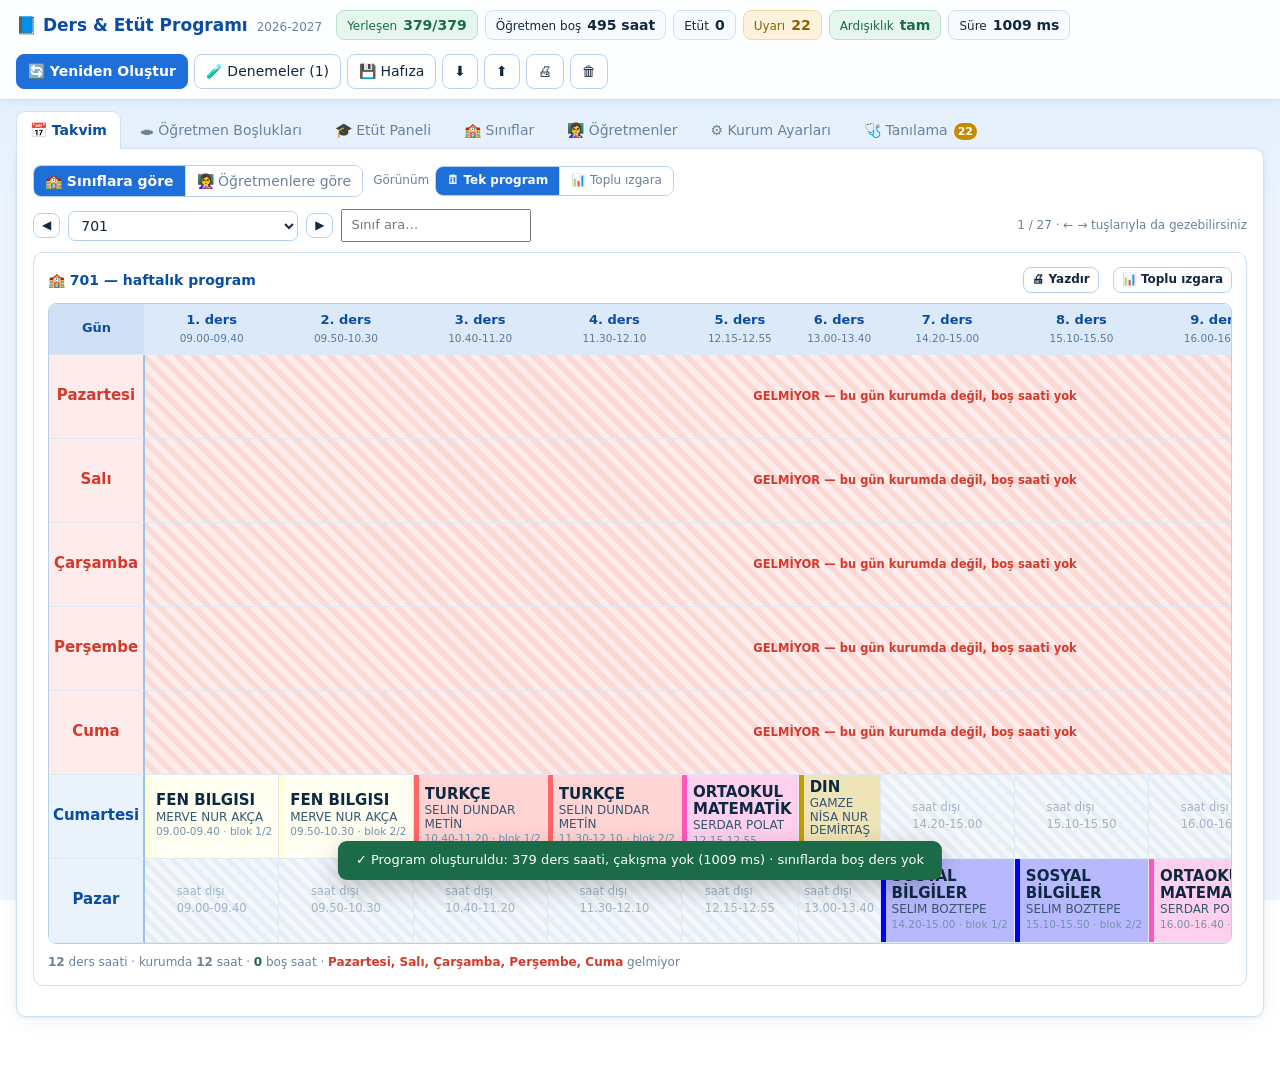
<file: index.html>
<!DOCTYPE html>
<html lang="tr">
<head>
<meta charset="utf-8">
<meta name="viewport" content="width=device-width,initial-scale=1">
<meta name="description" content="Öğretmen ve sınıfların kurumda olduğu gün ve saatlere göre haftalık ders ve etüt programını otomatik üreten web uygulaması.">
<meta name="theme-color" content="#1e6fd9">
<meta name="color-scheme" content="light">
<title>Ders &amp; Etüt Programlama Sistemi</title>
<link rel="icon" href="data:image/svg+xml,%3Csvg xmlns='http://www.w3.org/2000/svg' viewBox='0 0 100 100'%3E%3Crect width='100' height='100' rx='18' fill='%231e6fd9'/%3E%3Crect x='20' y='26' width='60' height='10' rx='3' fill='%23fff'/%3E%3Crect x='20' y='45' width='60' height='10' rx='3' fill='%23fff' opacity='.75'/%3E%3Crect x='20' y='64' width='38' height='10' rx='3' fill='%23fff' opacity='.5'/%3E%3C/svg%3E">
<style>
:root{
  --bg:#eef5fd; --bg2:#dbeafe; --surface:#ffffff; --surface2:#f7fbff;
  --accent:#1e6fd9; --accent2:#0b4da2; --accent-soft:#e3effc;
  --line:#cfe0f5; --line2:#b6d2ef;
  --ink:#12283f; --muted:#6b8299;
  --ok:#2e9e6b; --ok-soft:#e4f6ed; --warn:#c98a00; --warn-soft:#fdf3dd;
  --err:#c0392b; --err-soft:#fdeae7; --lock:#7b4fd1;
  /* öğretmenin sözleşmesi gereği kurumda olmadığı gün = kırmızı, etüt = mor */
  --absent:#d33a2c; --absent-soft:#fdeceb; --absent-line:#f3b9b2;
  --etut:#6d28d9; --etut-soft:#f1e8fe; --etut-line:#cdb4f2;
  --r:10px; --sh:0 1px 3px rgba(24,72,128,.08), 0 6px 18px rgba(24,72,128,.06);
}
*{box-sizing:border-box}
html,body{margin:0;padding:0}
body{background:linear-gradient(180deg,var(--bg2) 0,var(--bg) 220px,var(--bg) 100%);
  background-attachment:fixed;color:var(--ink);
  font:14px/1.45 "Segoe UI",system-ui,-apple-system,Roboto,sans-serif;-webkit-font-smoothing:antialiased}
h1,h2,h3{margin:0}
button{font:inherit;cursor:pointer}
input,select{font:inherit;color:var(--ink)}

/* ---------- üst şerit ---------- */
.top{position:sticky;top:0;z-index:60;background:rgba(255,255,255,.93);backdrop-filter:blur(8px);
  border-bottom:1px solid var(--line);box-shadow:0 1px 8px rgba(24,72,128,.06)}
.top-in{max-width:1900px;margin:0 auto;padding:10px 16px;display:flex;align-items:center;gap:14px;flex-wrap:wrap}
.brand{display:flex;align-items:baseline;gap:9px;font-size:17px;font-weight:650;color:var(--accent2);white-space:nowrap}
.brand small{font-weight:400;font-size:12px;color:var(--muted)}
.spacer{flex:1 1 30px}
.kpis{display:flex;gap:7px;flex-wrap:wrap}
.kpi{background:var(--surface2);border:1px solid var(--line);border-radius:8px;padding:4px 10px;
  font-size:12px;white-space:nowrap;display:flex;gap:6px;align-items:baseline}
.kpi b{font-size:14px;font-variant-numeric:tabular-nums}
.kpi.ok{background:var(--ok-soft);border-color:#b6e2cc;color:#1c6b48}
.kpi.err{background:var(--err-soft);border-color:#f2c2ba;color:#98291c}
.kpi.warn{background:var(--warn-soft);border-color:#eddba5;color:#8a6100}
.btns{display:flex;gap:6px;flex-wrap:wrap}
.btn{background:var(--surface);border:1px solid var(--line2);border-radius:8px;padding:6px 11px;
  color:var(--ink);white-space:nowrap;transition:.12s}
.btn:hover{background:var(--accent-soft);border-color:var(--accent)}
.btn.primary{background:var(--accent);border-color:var(--accent);color:#fff;font-weight:600}
.btn.primary:hover{background:var(--accent2)}
.btn.go{background:var(--ok);border-color:var(--ok);color:#fff;font-weight:600}
.btn.go:hover{background:#1c6b48}
.btn.danger:hover{background:var(--err-soft);border-color:var(--err);color:var(--err)}
.btn:disabled{opacity:.45;cursor:not-allowed}
.btn.sm{padding:3px 8px;font-size:12px}

/* ---------- sekmeler ---------- */
.tabs{max-width:1900px;margin:0 auto;padding:10px 16px 0;display:flex;gap:5px;flex-wrap:wrap}
.tab{background:transparent;border:1px solid transparent;border-radius:9px 9px 0 0;padding:8px 13px;
  color:var(--muted);font-weight:500;position:relative;top:1px}
.tab:hover{color:var(--accent2);background:rgba(255,255,255,.6)}
.tab.on{background:var(--surface);border-color:var(--line);border-bottom-color:var(--surface);
  color:var(--accent2);font-weight:650}
.tab .badge{display:inline-block;min-width:17px;padding:0 4px;margin-left:6px;border-radius:9px;
  background:var(--err);color:#fff;font-size:11px;font-weight:700;text-align:center;line-height:17px}
.tab .badge.w{background:var(--warn)}

.wrap{max-width:1900px;margin:0 auto;padding:0 16px 60px}
.panel{background:var(--surface);border:1px solid var(--line);border-radius:0 var(--r) var(--r) var(--r);
  box-shadow:var(--sh);padding:16px;min-height:60vh}
.card{background:var(--surface);border:1px solid var(--line);border-radius:var(--r);padding:14px;margin-bottom:14px}
.card.soft{background:var(--surface2)}
.card>h3{font-size:14px;font-weight:650;color:var(--accent2);margin-bottom:10px;
  display:flex;align-items:center;gap:8px;flex-wrap:wrap}
.bar{display:flex;gap:10px;align-items:center;flex-wrap:wrap;margin-bottom:12px}
.bar label{font-size:12px;color:var(--muted);display:flex;gap:6px;align-items:center}
select,input[type=text],input[type=number]{background:var(--surface);border:1px solid var(--line2);
  border-radius:7px;padding:5px 8px}
select:focus,input:focus{outline:2px solid var(--accent-soft);border-color:var(--accent)}
.hint{font-size:12px;color:var(--muted);line-height:1.55}
.chips{display:flex;gap:6px;flex-wrap:wrap}
.chip{border:1px solid var(--line2);background:var(--surface2);border-radius:99px;padding:2px 9px;font-size:12px}
.chip.on{background:var(--accent);border-color:var(--accent);color:#fff}
.seg{display:inline-flex;border:1px solid var(--line2);border-radius:8px;overflow:hidden}
.seg button{border:none;background:var(--surface);padding:5px 11px;color:var(--muted);border-right:1px solid var(--line)}
.seg button:last-child{border-right:none}
.seg button.on{background:var(--accent);color:#fff;font-weight:600}
.empty{padding:36px 20px;text-align:center;color:var(--muted)}
.scroll{overflow:auto;max-width:100%;border:1px solid var(--line);border-radius:8px;background:var(--surface)}

table{border-collapse:separate;border-spacing:0;width:100%;font-size:13px}
th,td{padding:6px 9px;text-align:left;border-bottom:1px solid var(--line)}
thead th{background:var(--accent-soft);color:var(--accent2);font-weight:650;font-size:12px;
  position:sticky;top:0;z-index:3;white-space:nowrap;border-bottom:1px solid var(--line2)}
tbody tr:hover{background:var(--surface2)}
td.num,th.num{text-align:right;font-variant-numeric:tabular-nums}
.rowhead{position:sticky;left:0;background:var(--surface);z-index:2;font-weight:600;white-space:nowrap;
  border-right:1px solid var(--line2)}
tbody tr:hover .rowhead{background:var(--surface2)}
thead th.rowhead{background:var(--accent-soft);z-index:4}

/* ================= aSc ANA PROGRAM IZGARASI ================= */
/* Hücre ölçüleri değişkenle sürülür — "Boyut" düğmesi bunları değiştirir. */
.ascwrap{--cw:76px;--ch:44px;--fs:12px;--fs2:10px;--rhw:88px;
  overflow:auto;max-height:76vh;border:1px solid var(--line2);border-radius:8px;background:var(--surface)}
.ascwrap.z-sm{--cw:54px;--ch:34px;--fs:10px;--fs2:8.5px;--rhw:74px}
.ascwrap.z-md{--cw:78px;--ch:46px;--fs:12px;--fs2:10px;--rhw:88px}
.ascwrap.z-lg{--cw:108px;--ch:60px;--fs:14px;--fs2:11.5px;--rhw:104px}
table.asc{border-collapse:separate;border-spacing:0;width:auto}
table.asc th,table.asc td{border:0;border-right:1px solid #dfe9f4;border-bottom:1px solid #dfe9f4;padding:0}
table.asc thead th{background:#dce9f8;color:var(--accent2);text-align:center;font-weight:700;
  position:sticky;z-index:5;padding:4px 2px}
table.asc thead tr:first-child th{top:0;font-size:13px;letter-spacing:.3px;
  border-bottom:1px solid var(--line2);border-right:2px solid #9dc0e6}
table.asc thead tr:nth-child(2) th{top:26px;font-size:11px;font-weight:700;background:#e8f1fb;
  min-width:var(--cw);width:var(--cw)}
table.asc thead tr:nth-child(2) th small{display:block;font-weight:400;font-size:9px;color:#5b7a99;
  letter-spacing:-.2px;margin-top:1px}
table.asc th.corner{left:0;top:0;z-index:9;background:#cfe0f5;min-width:var(--rhw);width:var(--rhw);
  border-right:2px solid #9dc0e6;font-size:12px}
table.asc td.rh{position:sticky;left:0;z-index:4;background:#eaf2fb;font-weight:700;
  font-size:13px;color:var(--accent2);text-align:center;min-width:var(--rhw);width:var(--rhw);
  border-right:2px solid #9dc0e6;padding:2px 4px;cursor:pointer}
table.asc tbody tr:nth-child(even) td.rh{background:#e1ecf8}
table.asc tbody tr:hover td.rh{background:#c3dbf5;color:#062f66}
table.asc tbody tr:hover td{border-top-color:#8fb8e2;border-bottom-color:#8fb8e2}
table.asc td.dayend,table.asc thead th.dayend{border-right:2px solid #9dc0e6}
.ac{height:var(--ch);min-width:var(--cw);width:var(--cw);position:relative;overflow:hidden;
  vertical-align:middle}
.ac.off{background:repeating-linear-gradient(45deg,#f4f7fa,#f4f7fa 5px,#e6edf5 5px,#e6edf5 10px)}
/* sözleşme gereği o gün hiç kurumda değil — kırmızı */
.ac.dayoff{background:repeating-linear-gradient(45deg,var(--absent-soft),var(--absent-soft) 6px,#fbdad6 6px,#fbdad6 12px)}
.ac.dayoff .fl{color:var(--absent);font-weight:700;letter-spacing:.3px}
.ac.nolesson{background:#eef1f4}
.ac.free{background:#edfaf3}
.ac.free.opt{background:#fdf5e2}
.ac .fl{display:flex;height:100%;align-items:center;justify-content:center;font-size:var(--fs2);
  color:#9fb4c7;letter-spacing:.2px}
.ac .lz{display:flex;flex-direction:column;justify-content:center;height:100%;padding:2px 4px;
  text-align:center;line-height:1.2;cursor:pointer;border-left:4px solid transparent}
.ac .lz:hover{outline:2px solid var(--accent);outline-offset:-2px}
.ac .sj{display:block;font-weight:800;font-size:var(--fs);letter-spacing:-.1px;white-space:nowrap;
  overflow:hidden;text-overflow:ellipsis;color:#0d2942}
.ac .tc{display:block;font-size:var(--fs2);color:#37576f;white-space:nowrap;overflow:hidden;
  text-overflow:ellipsis;margin-top:1px}
.ac .lk{position:absolute;top:1px;right:2px;font-size:9px;line-height:1}
.ac .bp{position:absolute;bottom:0;right:3px;font-size:8.5px;color:#6d8ba6;font-weight:600}
.ac.etut{background:var(--etut-soft)}
.ac.etut .lz{background:var(--etut-soft);border-left-color:var(--etut)}
.ac.etut .sj{color:var(--etut)}
.ac.etut .tc{color:#6b4fa0}
.ac.locked .lz{box-shadow:inset 0 0 0 2px var(--lock)}
.ac.optday .lz{border-bottom:3px solid var(--warn)}

/* ---------- 📆 gün gün yerleşim: her gün ayrı tablo, 12 saat ekrana sığar ---------- */
.dayboard{margin-bottom:14px}
.dayboard h3{display:flex;align-items:center;gap:6px}
.dbw{--ch:46px;--fs:12px;--fs2:10px;--rhw:112px;
  overflow-x:auto;border:1px solid var(--line2);border-radius:8px;background:var(--surface)}
.dbw.z-sm{--ch:34px;--fs:10px;--fs2:8.5px;--rhw:92px}
.dbw.z-lg{--ch:62px;--fs:14px;--fs2:11.5px;--rhw:132px}
table.db{border-collapse:separate;border-spacing:0;width:100%;table-layout:fixed;min-width:720px}
table.db th,table.db td{border:0;border-right:1px solid #dfe9f4;border-bottom:1px solid #dfe9f4;padding:0}
table.db thead th{background:#e8f1fb;color:var(--accent2);text-align:center;font-weight:700;
  font-size:11px;padding:4px 2px}
table.db thead th small{display:block;font-weight:400;font-size:9px;color:#5b7a99;
  letter-spacing:-.2px;margin-top:1px}
table.db th.corner{width:var(--rhw);background:#cfe0f5;border-right:2px solid #9dc0e6;font-size:12px}
table.db td.rh{width:var(--rhw);background:#eaf2fb;color:var(--accent2);font-weight:700;font-size:12.5px;
  text-align:center;border-right:2px solid #9dc0e6;padding:2px 5px;cursor:pointer;
  white-space:nowrap;overflow:hidden;text-overflow:ellipsis}
table.db tbody tr:nth-child(even) td.rh{background:#e1ecf8}
table.db tbody tr:hover td.rh{background:#c3dbf5;color:#062f66}
table.db td.rh small{display:block;font-weight:600;font-size:9.5px;letter-spacing:-.1px;margin-top:1px}
table.db td.rh small.f{color:#2e9e6b}
table.db td.rh small.e{color:var(--etut)}
/* o gün izinli olan öğretmenin satır başlığı da kırmızı */
table.db tbody tr.rowoff td.rh,table.db tbody tr.rowoff:nth-child(even) td.rh{background:var(--absent-soft);color:var(--absent)}
table.db td.rh small.x{color:var(--absent)}
table.db tbody tr:last-child td{border-bottom:0}
/* .ac hücreleri burada sabit genişlik değil, kolona bölünen esnek genişlik kullanır */
.dbw .ac{width:auto;min-width:0;height:var(--ch)}

/* ---------- tek sınıf / öğretmen detay ızgarası ---------- */
.dw{overflow:auto;border:1px solid var(--line2);border-radius:8px;background:var(--surface)}
table.det{border-collapse:separate;border-spacing:0;width:100%;min-width:820px}
table.det th,table.det td{border:0;border-right:1px solid #e0e9f3;border-bottom:1px solid #e0e9f3;padding:0}
table.det thead th{background:#dce9f8;color:var(--accent2);font-size:12px;font-weight:700;
  text-align:center;padding:5px 3px;position:sticky;top:0;z-index:3}
table.det thead th small{display:block;font-weight:400;font-size:9.5px;color:#5b7a99;margin-top:2px}
table.det td.dh{background:#eaf2fb;color:var(--accent2);font-weight:700;font-size:13px;text-align:center;
  min-width:82px;width:82px;position:sticky;left:0;z-index:2;border-right:2px solid #9dc0e6}
table.det thead th.dh{left:0;z-index:4;background:#cfe0f5}
.dc{height:62px;position:relative;overflow:hidden;vertical-align:middle}
.dc.off{background:repeating-linear-gradient(45deg,#f5f8fa,#f5f8fa 5px,#e8eef5 5px,#e8eef5 10px)}
.dc.dayoff{background:repeating-linear-gradient(45deg,var(--absent-soft),var(--absent-soft) 6px,#fbdad6 6px,#fbdad6 12px)}
.dc.dayoff .fl{color:var(--absent);font-weight:700}
.dc.nolesson{background:#eef1f4}
.dc.free{background:#edfaf3}
.dc.free.opt{background:#fdf5e2}
.dc .z{display:flex;flex-direction:column;justify-content:center;height:100%;padding:4px 6px;
  border-left:5px solid transparent;cursor:pointer;text-align:left}
.dc .z:hover{outline:2px solid var(--accent);outline-offset:-2px}
.dc .a{font-weight:800;font-size:13px;color:#0d2942;white-space:nowrap;overflow:hidden;text-overflow:ellipsis}
.dc .b{font-size:11px;color:#37576f;white-space:nowrap;overflow:hidden;text-overflow:ellipsis;margin-top:1px}
.dc .c{font-size:10px;color:#7392ad;white-space:nowrap;overflow:hidden;text-overflow:ellipsis}
.dc .fl{display:flex;height:100%;align-items:center;justify-content:center;font-size:11px;color:#9fb4c7}
.dc.etut{background:var(--etut-soft)}
.dc.etut .z{background:var(--etut-soft);border-left-color:var(--etut)}
.dc.etut .a{color:var(--etut)}
.dc.etut .b,.dc.etut .c{color:#6b4fa0}
.dc.locked .z{box-shadow:inset 0 0 0 2px var(--lock)}
.dc.optday .z{border-bottom:3px solid var(--warn)}
.dc .lk{position:absolute;top:2px;right:4px;font-size:10px}
/* “Tek program” kipi — hücreler belirgin biçimde büyür, metinler kırpılmaz */
table.det.big{min-width:1020px}
table.det.big thead th{font-size:13px;padding:7px 4px}
table.det.big thead th small{font-size:10.5px}
table.det.big td.dh{font-size:15px;min-width:96px;width:96px}
table.det.big .dc{height:84px;min-width:78px}
table.det.big .dc .a{font-size:15px;white-space:normal;line-height:1.15}
table.det.big .dc .b{font-size:12px;white-space:normal;line-height:1.15}
table.det.big .dc .c{font-size:10.5px}
table.det.big .dc .fl{font-size:11.5px}
.onepick{display:flex;flex-wrap:wrap;align-items:center;gap:8px;margin-bottom:10px}
.onepick select{min-width:230px;font-size:14px;padding:5px 8px}
.onepick input.search{min-width:170px;font-size:13px;padding:5px 8px}
.legend{display:flex;gap:12px;flex-wrap:wrap;font-size:12px;color:var(--muted);align-items:center}
.legend i{display:inline-block;width:13px;height:13px;border-radius:3px;margin-right:5px;
  vertical-align:-2px;border:1px solid var(--line2)}

/* ---------- boşluk haritası / müsaitlik matrisi ---------- */
.map{display:grid;gap:2px;font-size:10px}
.mc{border-radius:4px;min-height:24px;display:flex;align-items:center;justify-content:center;
  border:1px solid transparent}
.mc.busy{background:var(--accent-soft);border-color:var(--line2);color:var(--accent2);font-weight:600}
.mc.etut{background:var(--etut-soft);border-color:var(--etut-line);color:var(--etut);font-weight:600}
.mc.dayoff{background:repeating-linear-gradient(45deg,var(--absent-soft),var(--absent-soft) 4px,#fbdad6 4px,#fbdad6 8px);
  border-color:var(--absent-line);color:var(--absent);font-weight:700}
.mc.inner{background:#cdf0dd;border-color:#9bd9ba;color:#1c6b48;font-weight:700}
.mc.edge{background:var(--ok-soft);border-color:#cfe9dc;color:#4b8a6d}
.mc.off{background:repeating-linear-gradient(45deg,#f2f6fa,#f2f6fa 4px,#e4ebf3 4px,#e4ebf3 8px);
  border-color:#e6edf5;color:#b8c6d4}
.mlab{font-size:10px;color:var(--muted);text-align:center;padding:2px 0;white-space:nowrap}
.mrow{font-size:11px;font-weight:650;color:var(--accent2);display:flex;align-items:center;padding-right:6px}

table.avm{font-size:10px;border-collapse:separate;border-spacing:0;width:auto}
table.avm th,table.avm td{padding:0;border-right:1px solid #e4ecf4;border-bottom:1px solid #e4ecf4}
table.avm thead th{position:sticky;background:#dce9f8;color:var(--accent2);z-index:5;text-align:center;
  font-size:10px;font-weight:700;padding:2px 1px}
table.avm thead tr:first-child th{top:0;border-right:2px solid #9dc0e6;font-size:11px}
table.avm thead tr:nth-child(2) th{top:20px;background:#e8f1fb;min-width:26px;font-weight:600}
table.avm th.corner{left:0;top:0;z-index:9;background:#cfe0f5;min-width:150px;width:150px;text-align:left;
  padding-left:6px;border-right:2px solid #9dc0e6}
table.avm td.rh{position:sticky;left:0;z-index:4;background:#eaf2fb;font-size:10.5px;font-weight:600;
  color:var(--accent2);min-width:150px;width:150px;padding:1px 6px;white-space:nowrap;overflow:hidden;
  text-overflow:ellipsis;max-width:150px;border-right:2px solid #9dc0e6}
table.avm td.s{height:19px;min-width:26px;width:26px;text-align:center;font-size:8px}
table.avm td.dayend,table.avm th.dayend{border-right:2px solid #9dc0e6}
td.s.busy{background:#cfe0f5}
td.s.inner{background:#a8e3c4}
td.s.edge{background:#e0f5ea}
td.s.etut{background:#ffe3ad}
td.s.off{background:repeating-linear-gradient(45deg,#f5f7fa,#f5f7fa 3px,#eaeff5 3px,#eaeff5 6px)}
tfoot td.cnt{background:#f2f7fc;text-align:center;font-size:9px;font-weight:700;color:var(--accent2);
  height:20px;position:sticky;bottom:0;z-index:3}
tfoot td.cnt.hi{background:#cdf0dd;color:#14603d}
tfoot td.rh{position:sticky;bottom:0;left:0;z-index:6;background:#e4eef9}

/* ---------- müsaitlik boyama ---------- */
.av{display:grid;gap:2px;user-select:none}
.av .c{min-height:26px;border-radius:4px;border:1px solid var(--line);background:#f4f8fc;cursor:pointer;
  display:flex;align-items:center;justify-content:center;font-size:10px;color:#a9bccd}
.av .c.on{background:#c9ecd9;border-color:#8fcfae;color:#1c6b48;font-weight:700}
.av .c.dead{background:repeating-linear-gradient(45deg,#f4f6f8,#f4f6f8 4px,#eaeef2 4px,#eaeef2 8px);
  cursor:not-allowed;color:#c3ccd4}
.av .c.busy-here{box-shadow:inset 0 -3px 0 var(--accent)}
/* gün bütünüyle aç/kapa (izin) */
.av .mrow.clk{cursor:pointer;border-radius:5px;gap:4px;justify-content:space-between;padding-left:4px}
.av .mrow.clk:hover{background:#e9f1fb}
.av .mrow.leave{color:var(--err)}
.av .mrow .lv{font-size:9px;font-weight:700;opacity:.85}
.chip.day{cursor:pointer;font-weight:650}
.chip.day.leave{background:#fdecec;border-color:#f0b8b8;color:#b03434}
.chip.day.here{background:#ddf3e8;border-color:#9ed7ba;color:#1c6b48}

/* ---------- sınıf günleri ---------- */
.cd{display:flex;flex-direction:column;gap:3px;min-width:96px}
.st{border:1px solid var(--line2);border-radius:6px;padding:3px 6px;font-size:11px;font-weight:650;text-align:center}
.st.s0{background:#f2f5f8;color:#98a8b6}
.st.s1{background:var(--ok-soft);border-color:#b6e2cc;color:#1c6b48}
.st.s2{background:var(--warn-soft);border-color:#eddba5;color:#8a6100}
.st.chosen{box-shadow:0 0 0 2px var(--warn)}
.bandrow{display:flex;gap:3px;justify-content:center}
.bt{border:1px solid var(--line2);background:var(--surface);border-radius:5px;padding:1px 6px;
  font-size:10px;color:var(--muted);min-width:24px}
.bt.on{background:var(--accent);border-color:var(--accent);color:#fff;font-weight:700}
.bt:disabled{opacity:.35;cursor:not-allowed}

/* ---------- tanılama ---------- */
.diag{border:1px solid var(--line);border-left-width:4px;border-radius:8px;padding:11px 13px;
  margin-bottom:9px;background:var(--surface2)}
.diag.error{border-left-color:var(--err);background:var(--err-soft)}
.diag.warn{border-left-color:var(--warn);background:var(--warn-soft)}
.diag.info{border-left-color:var(--accent);background:var(--accent-soft)}
.diag .t{font-weight:650;margin-bottom:4px}
.diag .code{font-size:10px;text-transform:uppercase;letter-spacing:.5px;color:var(--muted);
  border:1px solid var(--line2);border-radius:4px;padding:0 5px;margin-left:7px;font-weight:600;background:#fff}
.diag ul{margin:6px 0 6px 18px;padding:0;font-size:12px}
.diag .fx{font-size:12px;background:rgba(255,255,255,.75);border:1px dashed var(--line2);
  border-radius:6px;padding:6px 9px;margin-top:6px}
.alts{margin-top:8px;display:flex;flex-direction:column;gap:5px}
.alt{display:flex;gap:9px;align-items:center;background:#fff;border:1px solid var(--line2);
  border-radius:7px;padding:6px 9px;font-size:12px}
.alt .l{flex:1}
.alt .n{width:20px;height:20px;border-radius:50%;background:var(--accent-soft);color:var(--accent2);
  font-size:11px;font-weight:700;display:flex;align-items:center;justify-content:center;flex:none}
.bars{height:9px;background:#e8eff7;border-radius:5px;overflow:hidden;min-width:70px}
.bars i{display:block;height:100%;background:var(--accent)}
.bars i.full{background:var(--warn)}
.bars i.over{background:var(--err)}

/* ---------- kip ---------- */
.mask{position:fixed;inset:0;background:rgba(14,44,74,.42);z-index:100;display:flex;align-items:center;
  justify-content:center;padding:20px}
.modal{background:var(--surface);border-radius:14px;box-shadow:0 18px 50px rgba(14,44,74,.28);
  width:min(700px,100%);max-height:86vh;display:flex;flex-direction:column}
.modal header{padding:14px 18px;border-bottom:1px solid var(--line);display:flex;align-items:center;gap:10px}
.modal header h3{font-size:15px;color:var(--accent2);flex:1}
.modal .body{padding:16px 18px;overflow:auto}
.modal footer{padding:12px 18px;border-top:1px solid var(--line);display:flex;gap:8px;justify-content:flex-end}
.snap{display:flex;gap:10px;align-items:center;padding:9px 11px;border:1px solid var(--line);
  border-radius:8px;margin-bottom:7px;background:var(--surface2)}
.snap .n{flex:1;min-width:0}
.snap .n b{display:block;font-size:13px}
.snap .n span{font-size:11px;color:var(--muted)}
.log{font-size:12px;max-height:230px;overflow:auto;border:1px solid var(--line);border-radius:8px}
.log div{padding:5px 10px;border-bottom:1px solid var(--line);display:flex;gap:10px}
.log div:last-child{border-bottom:none}
.log time{color:var(--muted);white-space:nowrap;font-variant-numeric:tabular-nums}

.toast{position:fixed;bottom:20px;left:50%;transform:translateX(-50%);z-index:200;background:var(--ink);
  color:#fff;padding:10px 18px;border-radius:9px;box-shadow:0 8px 24px rgba(0,0,0,.22);font-size:13px;max-width:90vw}
.toast.ok{background:#1c6b48}.toast.err{background:#98291c}

#report{display:none}
@media print{
  .top,.tabs,.wrap,.mask,.toast{display:none!important}
  #report{display:block!important}
  body{background:#fff;font-size:10px}
  #report h2{font-size:15px;margin:0 0 3px;color:#000}
  #report h3{font-size:12px;margin:14px 0 4px;border-bottom:1px solid #999;padding-bottom:2px}
  #report .meta{font-size:9px;color:#555;margin-bottom:8px}
  #report table{width:100%;border-collapse:collapse;font-size:8.5px;margin-bottom:10px}
  #report th,#report td{border:1px solid #aaa;padding:2px 3px;text-align:left;vertical-align:top}
  #report th{background:#e8eff7}
  #report .pb{page-break-after:always}
  #report .cw{page-break-inside:avoid}
}

</style>
</head>
<body>

<div id="acilisHatasi" style="display:none;margin:24px;padding:18px 20px;border:2px solid #d93025;border-radius:10px;background:#fff5f5;color:#8a1c14;font:15px/1.6 system-ui,-apple-system,'Segoe UI',Roboto,sans-serif;max-width:760px">
  <div style="font-size:18px;font-weight:700;margin-bottom:8px">Uygulama açılamadı</div>
  <div id="acilisHatasiMetin">Sayfa yüklendi ama arayüz kurulamadı.</div>
  <div style="margin-top:12px;font-size:13.5px;color:#5f2b25">
    Sayfayı <b>Ctrl&nbsp;+&nbsp;F5</b> ile zorla yenileyin. Sorun sürerse bu kutudaki
    metni kopyalayıp iletin.
  </div>
</div>

<div class="top"><div class="top-in">
  <div class="brand">📘 Ders &amp; Etüt Programı <small>2026-2027</small></div>
  <div class="kpis" id="kpis"></div>
  <div class="spacer"></div>
  <div class="btns">
    <button class="btn primary" id="bGen">🔄 Yeniden Oluştur</button>
    <button class="btn" id="bRuns" title="Bu oturumda üretilen programlar" disabled>🧪 Denemeler</button>
    <button class="btn" id="bMem" title="Kayıt noktaları ve işlem günlüğü">💾 Hafıza</button>
    <button class="btn" id="bExp" title="JSON yedek indir">⬇</button>
    <button class="btn" id="bImp" title="JSON yedek yükle">⬆</button>
    <button class="btn" id="bRep" title="Yazdırılabilir rapor">🖨</button>
    <button class="btn danger" id="bReset" title="Örnek veriye dön">🗑</button>
  </div>
</div></div>

<div class="tabs" id="tabs"></div>
<div class="wrap"><div class="panel" id="view"></div></div>
<div id="report"></div>
<input type="file" id="fileIn" accept=".json" style="display:none">

<script>
/* Açılış denetçisi — bir hata olursa beyaz sayfa yerine nedenini gösterir. */
(function () {
  var kutu = document.getElementById('acilisHatasi');
  var metin = document.getElementById('acilisHatasiMetin');
  var bildirildi = false;

  function goster(aciklama) {
    if (bildirildi) return;
    bildirildi = true;
    metin.textContent = aciklama;
    kutu.style.display = 'block';
  }

  window.addEventListener('error', function (e) {
    goster('JavaScript hatası: ' + (e.message || 'bilinmiyor') +
           (e.lineno ? ' (satır ' + e.lineno + ')' : ''));
  });

  window.addEventListener('load', function () {
    setTimeout(function () {
      var tabs = document.getElementById('tabs');
      if (!tabs || tabs.children.length === 0) {
        goster('Arayüz kurulamadı: sekmeler oluşmadı. Dosya eksik ya da bozuk indirilmiş olabilir.');
      }
    }, 1200);
  });
})();
</script>

<script>
/* ===== engine.js ===== */
/* ================= ENGINE START =================
   Ders programı çizelgeleme + tanılama çekirdeği.
   DOM'a dokunmaz; hem tarayıcıda hem Node'da aynı kodla çalışır.
   ================================================= */

var ENGINE = (function () {
  'use strict';

  var P = 12;                    // gün içi ders saati sayısı
  var DAYS = [1, 2, 3, 4, 5, 6, 7];
  var NSLOT = 7 * P;             // 84

  var si = function (d, p) { return (d - 1) * P + (p - 1); };   // slot index
  var sd = function (s) { return Math.floor(s / P) + 1; };      // slot -> gün
  var sp = function (s) { return (s % P) + 1; };                // slot -> ders saati

  /* ---------- deterministik RNG (mulberry32) ---------- */
  function rng(seed) {
    var a = seed >>> 0;
    return function () {
      a = (a + 0x6D2B79F5) >>> 0;
      var t = a;
      t = Math.imul(t ^ (t >>> 15), t | 1);
      t ^= t + Math.imul(t ^ (t >>> 7), t | 61);
      return ((t ^ (t >>> 14)) >>> 0) / 4294967296;
    };
  }
  function shuffled(arr, rnd) {
    var a = arr.slice();
    for (var i = a.length - 1; i > 0; i--) { var j = (rnd() * (i + 1)) | 0; var t = a[i]; a[i] = a[j]; a[j] = t; }
    return a;
  }

  /* ---------- band'ler ---------- */
  function isWeekend(d) { return d === 6 || d === 7; }
  function bandsOf(st, d) { return isWeekend(d) ? st.weekendBands : st.weekdayBands; }
  function bandOf(st, d, p) {
    var bs = bandsOf(st, d);
    for (var i = 0; i < bs.length; i++) if (p >= bs[i].from && p <= bs[i].to) return bs[i];
    return null;
  }
  /** Ders yerleşebilir band mi? (hafta içi 7-9 etüt arası yerleşmez) */
  function lessonBand(st, d, p) {
    var b = bandOf(st, d, p);
    return b && !b.noLesson ? b : null;
  }
  function timeLabel(st, d, p) {
    var arr = isWeekend(d) ? st.weekendTimes : st.weekdayTimes;
    return arr[p - 1] || '';
  }

  function unpackDay(str) {
    var a = new Uint8Array(P);
    for (var i = 0; i < P; i++) a[i] = str && str.charCodeAt(i) === 49 ? 1 : 0;
    return a;
  }
  function packDay(arr) {
    var s = '';
    for (var i = 0; i < P; i++) s += arr[i] ? '1' : '0';
    return s;
  }

  /* =========================================================
     1) Müsaitlik haritaları
     ========================================================= */
  /**
   * classOk[cid] : Uint8Array(84) — 0 yok, 1 "Geliyor" (kesin), 2 "Gelebilir" (çözücü seçer)
   * teachOk[tid] : Uint8Array(84) — 0/1
   */
  function buildMaps(data) {
    var st = data.settings, classOk = {}, teachOk = {}, i, c, t, d, p;

    for (i = 0; i < data.classes.length; i++) {
      c = data.classes[i];
      var arr = new Uint8Array(NSLOT);
      var days = data.classDays[c.id] || [];
      var slots = data.classSlots[c.id] || {};
      for (var di = 0; di < DAYS.length; di++) {
        d = DAYS[di];
        var stat = days[d - 1] | 0;
        if (!stat || !st.activeDays[d - 1]) continue;
        var bits = unpackDay(slots[d]);
        for (p = 1; p <= P; p++) {
          if (!bits[p - 1] || !lessonBand(st, d, p)) continue;
          arr[si(d, p)] = stat;
        }
      }
      classOk[c.id] = arr;
    }

    for (i = 0; i < data.teachers.length; i++) {
      t = data.teachers[i];
      var ta = new Uint8Array(NSLOT);
      var tsl = data.teacherAvail[t.id] || {};
      for (var dj = 0; dj < DAYS.length; dj++) {
        d = DAYS[dj];
        if (!st.activeDays[d - 1]) continue;
        var tb = unpackDay(tsl[d]);
        for (p = 1; p <= P; p++) {
          if (!tb[p - 1] || !lessonBand(st, d, p)) continue;
          ta[si(d, p)] = 1;
        }
      }
      teachOk[t.id] = ta;
    }
    return { classOk: classOk, teachOk: teachOk };
  }

  function classLoad(data) {
    var o = {};
    for (var i = 0; i < data.curriculum.length; i++) {
      var L = data.curriculum[i];
      o[L.classId] = (o[L.classId] || 0) + L.hours;
    }
    return o;
  }
  function teacherLoad(data) {
    var o = {};
    for (var i = 0; i < data.curriculum.length; i++) {
      var L = data.curriculum[i];
      o[L.teacherId] = (o[L.teacherId] || 0) + L.hours;
    }
    return o;
  }

  /* =========================================================
     2) "Gelebilir" günlerin seçimi  —  çözücünün kararı
     -----------------------------------------------------------
     Bir sınıfın kesin ("Geliyor") günleri haftalık yüküne yetmiyorsa,
     eksik saatler için "Gelebilir" günlerinden EN AZ sayıda gün seçilir.
     Hangi gün seçilecek? O sınıfın derslerini veren öğretmenlerin
     o gün en çok müsait olduğu gün. Aynı gün başka sınıflarca da
     seçildiyse ceza uygulanır → paralel sınıflar farklı günlere dağılır.
     ========================================================= */
  function resolveClassDays(data, maps, rnd, opts) {
    var st = data.settings;
    var maxOpt = st.maxOptionalDays == null ? 1 : st.maxOptionalDays;
    var load = classLoad(data);
    var lessonsBy = {};
    for (var i = 0; i < data.curriculum.length; i++) {
      (lessonsBy[data.curriculum[i].classId] ??= []).push(data.curriculum[i]);
    }
    var activeOk = {}, chosen = {}, dayUse = {}, overflow = [];
    var order = shuffled(data.classes, rnd);

    /** o gün, sınıfın derslerini veren öğretmenler ne kadar müsait? */
    function dayScore(cid, d, optSlots) {
      var ls = lessonsBy[cid] || [], sum = 0;
      for (var k = 0; k < ls.length; k++) {
        var to = maps.teachOk[ls[k].teacherId];
        if (!to) continue;
        for (var q = 0; q < optSlots.length; q++) if (to[optSlots[q]]) sum += ls[k].hours;
      }
      return sum;
    }

    /* ---------------------------------------------------------
       Sınıfın geliş penceresini haftalık yüküne göre daraltır —
       "sınıfın boş saati olmasın" kuralı burada kurulur.

       · Kesin ("Geliyor") günlerin kapasitesi yükten BÜYÜKSE yük bu
         günlere eşit bölünür ve her gün oturumun EN ERKEN saatinden
         başlar. (Hafta içi gelen mezun: 20 saat / 4 gün → her gün
         1-5. ders.)
       · Kapasite yüke eşit ya da küçükse kesin günler bütün hâlinde
         dolu kalır (hafta sonu 6 saat = oturumun tamamı), artan
         saatler seçilen "Gelebilir" güne gider.

       Böylece kapasite = yük olur: çözücünün pencerede bırakacağı
       boş saat kalmaz, "saat dışı" hücreleri oluşmaz.
       --------------------------------------------------------- */
    function trimToLoad(cid, arr, optDays, need) {
      var byDay = {}, s, d;
      for (s = 0; s < NSLOT; s++) if (arr[s]) (byDay[sd(s)] ??= []).push(s);
      var days = Object.keys(byDay).map(Number);
      if (!days.length || !need) return;
      days.forEach(function (dd) { byDay[dd].sort(function (a, b) { return a - b; }); });
      var isOpt = {};
      (optDays || []).forEach(function (dd) { isOpt[dd] = 1; });
      var mand = days.filter(function (dd) { return !isOpt[dd]; });
      var opt = days.filter(function (dd) { return isOpt[dd]; }).sort(function (a, b) { return a - b; });
      var keep = {}, mandCap = mand.reduce(function (a, dd) { return a + byDay[dd].length; }, 0);

      if (need >= mandCap) {
        mand.forEach(function (dd) { keep[dd] = byDay[dd].length; });
        var rest = need - mandCap;
        opt.forEach(function (dd) {
          var take = Math.min(rest, byDay[dd].length);
          keep[dd] = take; rest -= take;
        });
      } else {
        // yükü kesin günlere dengeli dağıt (kapasitesi küçük gün önce)
        var ord = mand.slice().sort(function (a, b) { return byDay[a].length - byDay[b].length; });
        var left = need, n = ord.length;
        ord.forEach(function (dd) {
          var take = Math.min(Math.ceil(left / n), byDay[dd].length);
          keep[dd] = take; left -= take; n--;
        });
        opt.forEach(function (dd) { keep[dd] = 0; });
      }
      days.forEach(function (dd) {
        var list = byDay[dd], k = keep[dd] || 0;
        for (var z = k; z < list.length; z++) arr[list[z]] = 0;
      });
      // hiç saat kalmayan "Gelebilir" günü seçilmiş sayma
      if (optDays && optDays.length) {
        for (var oi = optDays.length - 1; oi >= 0; oi--) if (!keep[optDays[oi]]) optDays.splice(oi, 1);
      }
    }

    for (var ci = 0; ci < order.length; ci++) {
      var c = order[ci], ok = maps.classOk[c.id];
      if (!ok) { activeOk[c.id] = new Uint8Array(NSLOT); chosen[c.id] = []; continue; }
      var arr = new Uint8Array(NSLOT), optByDay = {}, mandCap = 0, s;
      for (s = 0; s < NSLOT; s++) {
        if (ok[s] === 1) { arr[s] = 1; mandCap++; }
        else if (ok[s] === 2) (optByDay[sd(s)] ??= []).push(s);
      }
      chosen[c.id] = [];
      var deficit = (load[c.id] || 0) - mandCap;
      var cands = Object.keys(optByDay).map(Number).map(function (d) {
        return { d: d, cap: optByDay[d].length, sc: dayScore(c.id, d, optByDay[d]) };
      });
      // puanla: öğretmen müsaitliği + kapasite − başka sınıfların o günü doldurması
      cands.forEach(function (x) {
        x.score = x.sc * 2 + x.cap - (dayUse[x.d] || 0) * 14 + rnd() * 9;
      });
      cands.sort(function (a, b) { return b.score - a.score; });

      var used = 0;
      while (deficit > 0 && used < cands.length) {
        if (chosen[c.id].length >= maxOpt) {
          // sınır aşılmak zorunda: yoksa program hiç çıkmaz
          overflow.push({ classId: c.id, need: deficit });
        }
        var cd = cands[used++];
        chosen[c.id].push(cd.d);
        for (var z = 0; z < optByDay[cd.d].length; z++) arr[optByDay[cd.d][z]] = 2;
        deficit -= cd.cap;
        dayUse[cd.d] = (dayUse[cd.d] || 0) + 1;
      }
      trimToLoad(c.id, arr, chosen[c.id], load[c.id] || 0);
      activeOk[c.id] = arr;
    }
    return { activeOk: activeOk, chosen: chosen, overflow: overflow };
  }

  /** Tanılama için: sınıfın en iyi durumda ulaşabileceği kapasite */
  function classCapacity(data, maps, cid) {
    var st = data.settings;
    var maxOpt = st.maxOptionalDays == null ? 1 : st.maxOptionalDays;
    var ok = maps.classOk[cid];
    if (!ok) return { mandatory: 0, optional: 0, total: 0, optionalDays: [] };
    var mand = 0, byDay = {};
    for (var s = 0; s < NSLOT; s++) {
      if (ok[s] === 1) mand++;
      else if (ok[s] === 2) byDay[sd(s)] = (byDay[sd(s)] || 0) + 1;
    }
    var days = Object.keys(byDay).map(Number).sort(function (a, b) { return byDay[b] - byDay[a]; });
    var take = days.slice(0, maxOpt);
    var optCap = take.reduce(function (a, d) { return a + byDay[d]; }, 0);
    return { mandatory: mand, optional: optCap, total: mand + optCap,
             optionalDays: days, optionalByDay: byDay, usableDays: take };
  }

  /* =========================================================
     3) Blok ayrıştırma
     ========================================================= */
  /**
   * pref=2, max=3 için: 1→[1] · 2→[2] · 3→[2,1] · 4→[2,2] · 5→[3,2] · 6→[2,2,2] · 7→[3,2,2]
   */
  function splitBlocks(hours, pref, max) {
    pref = Math.max(1, Math.min(pref, max));
    if (hours <= 0) return [];
    if (hours <= pref) return [hours];
    var n = Math.floor(hours / pref), r = hours - n * pref, out = [], i;
    for (i = 0; i < n; i++) out.push(pref);
    if (r > 0) {
      if (out.length >= 2 && out[0] + r <= max) out[0] += r;
      else out.push(r);
    }
    out.sort(function (a, b) { return b - a; });
    return out;
  }

  /* =========================================================
     4) Blok listesi + statik alan (domain)
     ========================================================= */
  function buildBlocks(data, maps, activeOk, fixed) {
    var st = data.settings, blocks = [];
    var cFix = {}, tFix = {};
    for (var i = 0; i < data.classes.length; i++) cFix[data.classes[i].id] = new Uint8Array(NSLOT);
    for (var j = 0; j < data.teachers.length; j++) tFix[data.teachers[j].id] = new Uint8Array(NSLOT);
    for (var k = 0; k < fixed.length; k++) {
      var f = fixed[k], s = si(f.day, f.period);
      if (cFix[f.classId]) cFix[f.classId][s] = 1;
      if (tFix[f.teacherId]) tFix[f.teacherId][s] = 1;
    }
    var lockedHours = {}, lFix = {};
    for (var m = 0; m < fixed.length; m++) {
      if (fixed[m].kind === 'lesson' && fixed[m].lessonId) {
        lockedHours[fixed[m].lessonId] = (lockedHours[fixed[m].lessonId] || 0) + 1;
        /* kilitli saatler de ardışıklık hesabına girsin */
        (lFix[fixed[m].lessonId] || (lFix[fixed[m].lessonId] = new Uint8Array(NSLOT)))
          [si(fixed[m].day, fixed[m].period)] = 1;
      }
    }

    for (var li = 0; li < data.curriculum.length; li++) {
      var L = data.curriculum[li];
      var need = L.hours - (lockedHours[L.id] || 0);
      if (need <= 0) continue;
      var co = activeOk[L.classId], to = maps.teachOk[L.teacherId];
      if (!co || !to) continue;
      var parts = splitBlocks(need, st.preferredBlock, st.maxBlock);

      var okDays = {};
      for (var s2 = 0; s2 < NSLOT; s2++) if (co[s2] && to[s2]) okDays[sd(s2)] = 1;
      var nDays = Object.keys(okDays).length;

      // Blok sayısı müsait gün sayısını aşarsa saatleri gün sayısına göre yeniden böl:
      // gün başına tek ardışık blok düşsün ("1. ders + 5. ders" dağınıklığı olmasın).
      var relaxDay = false;
      if (nDays >= 1 && parts.length > nDays) {
        var maxBand = 0;
        for (var s3 = 0; s3 < NSLOT; s3++) {
          if (!co[s3] || !to[s3]) continue;
          var bb = lessonBand(st, sd(s3), sp(s3));
          if (bb) maxBand = Math.max(maxBand, bb.to - bb.from + 1);
        }
        if (Math.ceil(need / nDays) <= maxBand) {
          parts = [];
          var rem = need, left = nDays;
          while (left > 0) { var piece = Math.ceil(rem / left); parts.push(piece); rem -= piece; left--; }
          parts = parts.filter(function (x) { return x > 0; });
          parts.sort(function (a, b) { return b - a; });
        } else relaxDay = true;
      }

      for (var pi = 0; pi < parts.length; pi++) {
        var len = parts[pi], dom = [];
        for (var d = 1; d <= 7; d++) {
          for (var p = 1; p + len - 1 <= P; p++) {
            var band = lessonBand(st, d, p);
            if (!band || p + len - 1 > band.to) continue;
            var good = true, maybe = 0;
            for (var q = 0; q < len; q++) {
              var sx = si(d, p + q);
              if (!co[sx] || !to[sx] || cFix[L.classId][sx] || tFix[L.teacherId][sx]) { good = false; break; }
              if (co[sx] === 2) maybe++;
            }
            if (good) dom.push({ s: si(d, p), maybe: maybe });
          }
        }
        blocks.push({
          i: blocks.length, lessonId: L.id, classId: L.classId, teacherId: L.teacherId,
          subjectId: L.subjectId, len: len, dom: dom, relaxDay: relaxDay, at: -1,
        });
      }
    }
    return { blocks: blocks, cFix: cFix, tFix: tFix, lFix: lFix };
  }

  /* =========================================================
     5) Yerleştirme — MRV greedy + çıkarma (ejection) onarımı
     ========================================================= */
  function solve(data, maps, activeOk, built, seed, opts) {
    var rnd = rng(seed);
    var blocks = built.blocks;
    var cOcc = {}, tOcc = {}, i, b, s;
    for (i = 0; i < data.classes.length; i++) cOcc[data.classes[i].id] = new Int32Array(NSLOT).fill(-1);
    for (i = 0; i < data.teachers.length; i++) tOcc[data.teachers[i].id] = new Int32Array(NSLOT).fill(-1);
    for (i = 0; i < data.classes.length; i++) {
      var cid = data.classes[i].id;
      for (s = 0; s < NSLOT; s++) if (built.cFix[cid][s]) cOcc[cid][s] = -2;
    }
    for (i = 0; i < data.teachers.length; i++) {
      var tid = data.teachers[i].id;
      for (s = 0; s < NSLOT; s++) if (built.tFix[tid][s]) tOcc[tid][s] = -2;
    }
    var lessonDay = {};
    var dayKey = function (lid, d) { return lid + '#' + d; };

    /* Aynı dersin dolu saatleri — aynı güne birden çok blok düşerse
       bunların arka arkaya gelmesini teşvik etmek için tutulur. */
    var lSlots = {};
    function lset(lid) { return lSlots[lid] || (lSlots[lid] = new Uint8Array(NSLOT)); }
    for (var lk in built.lFix) {
      var srcF = built.lFix[lk], dstF = lset(lk);
      for (s = 0; s < NSLOT; s++) if (srcF[s]) dstF[s] = 1;
    }

    function fits(b, s) {
      if (!b.relaxDay && lessonDay[dayKey(b.lessonId, sd(s))]) return false;
      for (var q = 0; q < b.len; q++) {
        if (cOcc[b.classId][s + q] !== -1) return false;
        if (tOcc[b.teacherId][s + q] !== -1) return false;
      }
      return true;
    }
    function blockers(b, s) {
      var out = {}, q, v;
      if (!b.relaxDay && lessonDay[dayKey(b.lessonId, sd(s))]) return null;
      for (q = 0; q < b.len; q++) {
        v = cOcc[b.classId][s + q]; if (v === -2) return null; if (v >= 0) out[v] = 1;
        v = tOcc[b.teacherId][s + q]; if (v === -2) return null; if (v >= 0) out[v] = 1;
      }
      return Object.keys(out).map(Number);
    }
    function put(b, s) {
      var lsp = lset(b.lessonId);
      for (var q = 0; q < b.len; q++) {
        cOcc[b.classId][s + q] = b.i; tOcc[b.teacherId][s + q] = b.i; lsp[s + q] = 1;
      }
      b.at = s;
      var kk = dayKey(b.lessonId, sd(s));
      lessonDay[kk] = (lessonDay[kk] || 0) + 1;
    }
    function pull(b) {
      if (b.at < 0) return;
      var lsp = lset(b.lessonId);
      for (var q = 0; q < b.len; q++) {
        cOcc[b.classId][b.at + q] = -1; tOcc[b.teacherId][b.at + q] = -1; lsp[b.at + q] = 0;
      }
      var kk = dayKey(b.lessonId, sd(b.at));
      lessonDay[kk] = (lessonDay[kk] || 1) - 1;
      if (!lessonDay[kk]) delete lessonDay[kk];
      b.at = -1;
    }
    function gapCount(tid, d) {
      var occ = tOcc[tid], first = -1, last = -1, p;
      for (p = 1; p <= P; p++) if (occ[si(d, p)] !== -1) { if (first < 0) first = p; last = p; }
      if (first < 0) return 0;
      var g = 0;
      for (p = first; p <= last; p++) if (occ[si(d, p)] === -1) g++;
      return g;
    }
    /* Sınıfın o gün ilk ve son dersi arasında kalan boş ders saatleri —
       öğrenci boşta beklemesin, dersler arka arkaya gelsin. */
    function clsGapCount(cid, d) {
      var occ = cOcc[cid], first = -1, last = -1, p;
      for (p = 1; p <= P; p++) if (occ[si(d, p)] !== -1) { if (first < 0) first = p; last = p; }
      if (first < 0) return 0;
      var g = 0;
      for (p = first; p <= last; p++) {
        if (occ[si(d, p)] === -1 && lessonBand(data.settings, d, p)) g++;
      }
      return g;
    }
    /* Aynı ders o güne ikinci kez düşüyorsa: bitişikse ödül, dağınıksa ceza.
       (relaxDay olmayan bloklarda fits() zaten aynı güne ikinciyi almaz.) */
    function contigScore(b, s) {
      var ls = lSlots[b.lessonId];
      if (!ls) return 0;
      var st = data.settings, d = sd(s), p0 = sp(s), p1 = sp(s + b.len - 1), p, any = false;
      for (p = 1; p <= P; p++) if (ls[si(d, p)]) { any = true; break; }
      if (!any) return 0;
      var bandL = lessonBand(st, d, p0), bandR = lessonBand(st, d, p1), nb;
      if (p0 > 1 && ls[s - 1]) {
        nb = lessonBand(st, d, p0 - 1);
        if (nb && bandL && nb.from === bandL.from) return -25;   // arka arkaya
      }
      if (p1 < P && ls[s + b.len]) {
        nb = lessonBand(st, d, p1 + 1);
        if (nb && bandR && nb.from === bandR.from) return -25;
      }
      return 150;                                                // aynı gün ama kopuk
    }
    function cost(b, s) {
      var d = sd(s), before = gapCount(b.teacherId, d), cBefore = clsGapCount(b.classId, d);
      var c = contigScore(b, s), q;
      for (q = 0; q < b.len; q++) if (activeOk[b.classId][s + q] === 2) c += 30;
      for (q = 0; q < b.len; q++) { tOcc[b.teacherId][s + q] = b.i; cOcc[b.classId][s + q] = b.i; }
      var after = gapCount(b.teacherId, d), cAfter = clsGapCount(b.classId, d);
      for (q = 0; q < b.len; q++) { tOcc[b.teacherId][s + q] = -1; cOcc[b.classId][s + q] = -1; }
      c += (after - before) * 8;
      c += (cAfter - cBefore) * 40;     // sınıfın gün içi boşluğu en ağır ceza
      c += rnd() * 6;
      return c;
    }

    // Faz A: MRV greedy
    var pend = blocks.slice();
    for (i = 0; i < pend.length; i++) pend[i]._k = rnd();
    pend.sort(function (x, y) { return (x.dom.length - y.dom.length) || (y.len - x.len) || (x._k - y._k); });

    var unplaced = [];
    for (i = 0; i < pend.length; i++) {
      b = pend[i];
      var best = -1, bestC = Infinity;
      for (var j = 0; j < b.dom.length; j++) {
        var s3 = b.dom[j].s;
        if (!fits(b, s3)) continue;
        var cc = cost(b, s3);
        if (cc < bestC) { bestC = cc; best = s3; }
      }
      if (best >= 0) put(b, best); else unplaced.push(b);
    }

    // Faz B: çıkarma (ejection chain) onarımı
    var maxSteps = (opts && opts.repairSteps) || 6000;
    var step = 0;
    function repair(limit) {
      var tabu = {}, end = step + limit;
      while (unplaced.length && step < end) {
        step++;
        var bi = (rnd() * unplaced.length) | 0;
        b = unplaced[bi];
        var direct = -1, dC = Infinity;
        for (var j2 = 0; j2 < b.dom.length; j2++) {
          var sA = b.dom[j2].s;
          if (!fits(b, sA)) continue;
          var c2 = cost(b, sA);
          if (c2 < dC) { dC = c2; direct = sA; }
        }
        if (direct >= 0) { put(b, direct); unplaced.splice(bi, 1); continue; }
        var pick = null, pickN = 99, pickBl = null;
        var order2 = shuffled(b.dom, rnd);
        for (var j3 = 0; j3 < order2.length; j3++) {
          var bl = blockers(b, order2[j3].s);
          if (!bl) continue;
          var pen = bl.length + (tabu[order2[j3].s + ':' + b.i] > step - 12 ? 3 : 0);
          if (pen < pickN) { pickN = pen; pick = order2[j3].s; pickBl = bl; if (pen <= 1) break; }
        }
        if (pick === null) { unplaced.splice(bi, 1); unplaced.push(b); if (step % 97 === 0) tabu = {}; continue; }
        for (var e = 0; e < pickBl.length; e++) { pull(blocks[pickBl[e]]); unplaced.push(blocks[pickBl[e]]); }
        unplaced = unplaced.filter(function (x) { return x !== b; });
        put(b, pick);
        tabu[pick + ':' + b.i] = step;
      }
    }
    repair(maxSteps);

    /* Faz B2 — son çare: hâlâ yerleşemeyen blok varsa o dersin
       "aynı güne ikinci blok konmaz" kuralı gevşetilir. Sınıfın günü
       tam dolmak zorunda olduğunda (kapasite = yük) bir dersin 2+1
       bloğu aynı güne arka arkaya gelerek 3 saatlik tek dizi oluşturur;
       aksi hâlde o günde 1 saat boş kalırdı. contigScore zaten bitişik
       yerleşimi ödüllendirdiği için dizi kopuk olmaz. */
    if (unplaced.length) {
      var relaxed = {};
      for (i = 0; i < unplaced.length; i++) relaxed[unplaced[i].lessonId] = 1;
      for (i = 0; i < blocks.length; i++) if (relaxed[blocks[i].lessonId]) blocks[i].relaxDay = true;
      repair(Math.max(2000, maxSteps >> 1));
    }
    /* Hâlâ açık varsa: sıkışan SINIFIN bütün dersleri için gevşet — günü tam
       doldurabilmek çoğu zaman o sınıfın başka bir dersinin bloklarını
       birleştirmeyi gerektirir. */
    if (unplaced.length) {
      var relaxC = {};
      for (i = 0; i < unplaced.length; i++) relaxC[unplaced[i].classId] = 1;
      for (i = 0; i < blocks.length; i++) if (relaxC[blocks[i].classId]) blocks[i].relaxDay = true;
      repair(Math.max(2000, maxSteps >> 1));
    }

    /* =========================================================
       Faz C: Sınıf günlerini sıkıştırma — gün içi boşluk kalmasın
       -----------------------------------------------------------
       Öğretmenlerin gün ve saatleri DEĞİŞMEZ; sadece sınıfın o gün
       hangi saatte gelmeye başladığı değişir. Bir sınıfın o günkü
       dersleri tek kesintisiz dizi hâline getirilir ve oturumun EN
       ERKEN saatinden başlatılır (hafta sonu 1. ders, akşam oturumunda
       10. ders). Gerekirse sınıf o gün öbür oturuma taşınır
       (öğleden önce ↔ öğleden sonra) — bu değişiklik geri bildirilir.
       ========================================================= */
    var shifts = [];

    /** cid sınıfının d günü [from..to] oturumunda yerleşmiş (taşınabilir) blokları */
    function movableOf(cid, d, from, to) {
      var out = [], ii, bb, pp;
      for (ii = 0; ii < blocks.length; ii++) {
        bb = blocks[ii];
        if (bb.classId !== cid || bb.at < 0 || sd(bb.at) !== d) continue;
        pp = sp(bb.at);
        if (pp < from || pp > to) continue;
        out.push(bb);
      }
      return out;
    }
    function canPut(bb, s, allow) {
      if (!bb.relaxDay && lessonDay[dayKey(bb.lessonId, sd(s))]) return false;
      var to2 = maps.teachOk[bb.teacherId];
      if (!to2) return false;
      for (var q3 = 0; q3 < bb.len; q3++) {
        var sx = s + q3;
        if (!allow[sp(sx)]) return false;
        if (!to2[sx]) return false;
        if (cOcc[bb.classId][sx] !== -1 || tOcc[bb.teacherId][sx] !== -1) return false;
      }
      return true;
    }
    /** list: doldurulacak saatler (artan). Blokları geri izlemeli olarak yerleştirir. */
    function fillRun(bl, used, list, idx, d, allow) {
      if (idx >= list.length) return true;
      var segLen = 1;
      while (idx + segLen < list.length && list[idx + segLen] === list[idx + segLen - 1] + 1) segLen++;
      for (var k = 0; k < bl.length; k++) {
        if (used[k] || bl[k].len > segLen) continue;
        var s0 = si(d, list[idx]);
        if (!canPut(bl[k], s0, allow)) continue;
        used[k] = 1; put(bl[k], s0);
        if (fillRun(bl, used, list, idx + bl[k].len, d, allow)) return true;
        pull(bl[k]); used[k] = 0;
      }
      return false;
    }
    /**
     * bl bloklarını d gününde [from..to] aralığına, allowPeriods saatlerini
     * kullanarak KESİNTİSİZ tek dizi hâlinde yerleştirir; en erken başlangıç
     * kazanır. Kilitli saatler (etüt / kilitli ders) dizinin içinde kalır.
     * Başarısızsa hiçbir şey değişmez.
     */
    function packInto(bl, d, from, to, allowPeriods, keepFixed) {
      var i3, p3, cid = bl[0].classId;
      var orig = bl.map(function (x) { return x.at; });
      var allow = {}, used = [];
      for (i3 = 0; i3 < allowPeriods.length; i3++) allow[allowPeriods[i3]] = 1;
      for (i3 = 0; i3 < bl.length; i3++) { pull(bl[i3]); used.push(0); }
      var fixedN = 0;
      if (keepFixed) {
        for (p3 = from; p3 <= to; p3++) if (cOcc[cid][si(d, p3)] === -2) fixedN++;
      }
      var need = bl.reduce(function (a, x) { return a + x.len; }, 0) + fixedN;
      for (var start = from; start + need - 1 <= to; start++) {
        var ok = true, cover = 0, list = [];
        for (p3 = start; p3 < start + need; p3++) {
          if (cOcc[cid][si(d, p3)] === -2) { cover++; continue; }
          if (!allow[p3] || cOcc[cid][si(d, p3)] !== -1) { ok = false; break; }
          list.push(p3);
        }
        if (!ok || cover !== fixedN) continue;
        if (fillRun(bl, used, list, 0, d, allow)) return true;
        for (i3 = 0; i3 < bl.length; i3++) { if (bl[i3].at >= 0) pull(bl[i3]); used[i3] = 0; }
      }
      for (i3 = 0; i3 < bl.length; i3++) if (orig[i3] >= 0) put(bl[i3], orig[i3]);
      return false;
    }
    /** Sınıfın her gününü kendi oturumu içinde sıkıştır */
    function compactClass(cid, onlyGapped) {
      var st2 = data.settings, d, bi, p3;
      for (d = 1; d <= 7; d++) {
        if (!st2.activeDays[d - 1]) continue;
        if (onlyGapped && !clsGapCount(cid, d)) continue;
        var bs = bandsOf(st2, d);
        for (bi = 0; bi < bs.length; bi++) {
          var band = bs[bi];
          if (band.noLesson) continue;
          var bl = movableOf(cid, d, band.from, band.to);
          if (!bl.length) continue;
          var allowP = [];
          for (p3 = band.from; p3 <= band.to; p3++) if (activeOk[cid][si(d, p3)]) allowP.push(p3);
          packInto(bl, d, band.from, band.to, allowP, true);
        }
      }
    }
    /** Hâlâ boşluk kalıyorsa sınıfı o gün öbür oturuma taşımayı dene */
    function shiftSessions(cid) {
      var st2 = data.settings, d, bi, bj, p3;
      for (d = 1; d <= 7; d++) {
        if (!st2.activeDays[d - 1] || !clsGapCount(cid, d)) continue;
        var hasFix = false;
        for (p3 = 1; p3 <= P; p3++) if (cOcc[cid][si(d, p3)] === -2) { hasFix = true; break; }
        if (hasFix) continue;                    // kilitli ders / etüt varsa oturum taşınmaz
        var bs = bandsOf(st2, d), done = false;
        for (bi = 0; bi < bs.length && !done; bi++) {
          var src = bs[bi];
          if (src.noLesson) continue;
          var bl = movableOf(cid, d, src.from, src.to);
          if (!bl.length) continue;
          var width = 0;
          for (p3 = src.from; p3 <= src.to; p3++) if (activeOk[cid][si(d, p3)]) width++;
          for (bj = 0; bj < bs.length && !done; bj++) {
            var dst = bs[bj];
            if (bj === bi || dst.noLesson) continue;
            var allowP = [];
            for (p3 = dst.from; p3 <= dst.to; p3++) if (lessonBand(st2, d, p3)) allowP.push(p3);
            if (!allowP.length) continue;
            if (packInto(bl, d, dst.from, dst.to, allowP, false)) {
              var take = Math.min(width || allowP.length, allowP.length), np = [];
              for (p3 = 0; p3 < take; p3++) np.push(allowP[p3]);
              for (p3 = 0; p3 < bl.length; p3++) {                 // yerleşen saatler pencerede kalsın
                for (var q4 = 0; q4 < bl[p3].len; q4++) {
                  var pp2 = sp(bl[p3].at + q4);
                  if (np.indexOf(pp2) < 0) np.push(pp2);
                }
              }
              np.sort(function (a, z) { return a - z; });
              // sınıfın o günkü müsaitliği yeni oturuma taşındı
              for (p3 = src.from; p3 <= src.to; p3++) activeOk[cid][si(d, p3)] = 0;
              for (p3 = 0; p3 < np.length; p3++) activeOk[cid][si(d, np[p3])] = 1;
              shifts.push({ classId: cid, day: d, fromLabel: src.label, toLabel: dst.label, periods: np });
              done = true;
            }
          }
        }
      }
    }

    var corder = shuffled(data.classes, rnd);
    for (i = 0; i < corder.length; i++) compactClass(corder[i].id, false);
    for (i = 0; i < corder.length; i++) compactClass(corder[i].id, true);
    if (!opts || opts.sessionShift !== false) {
      for (i = 0; i < corder.length; i++) shiftSessions(corder[i].id);
      for (i = 0; i < corder.length; i++) compactClass(corder[i].id, true);
    }

    var cards = [], missing = [];
    for (i = 0; i < blocks.length; i++) {
      b = blocks[i];
      if (b.at < 0) { missing.push(b); continue; }
      for (var q2 = 0; q2 < b.len; q2++) {
        cards.push({
          lessonId: b.lessonId, classId: b.classId, teacherId: b.teacherId, subjectId: b.subjectId,
          day: sd(b.at + q2), period: sp(b.at + q2), kind: 'lesson', locked: false,
          blockId: b.lessonId + 'b' + b.i, blockLen: b.len, blockPos: q2,
        });
      }
    }
    return { cards: cards, missing: missing, steps: step, seed: seed, shifts: shifts };
  }

  /* =========================================================
     6) Ana giriş
     ========================================================= */
  function generate(data, fixed, opts) {
    opts = opts || {};
    fixed = fixed || [];
    var t0 = Date.now();
    var maps = buildMaps(data);
    var attempts = Math.max(1, opts.attempts || data.settings.attempts || 20);
    var baseSeed = opts.seed != null ? opts.seed : ((Date.now() ^ (Math.random() * 1e9)) & 0x7fffffff);
    var best = null, tried = 0, minTries = Math.min(attempts, 6);

    for (var a = 0; a < attempts; a++) {
      var seed = (baseSeed + a * 7919) >>> 0;
      var rnd = rng(seed ^ 0x9e3779b9);
      var rc = resolveClassDays(data, maps, rnd, opts);
      var built = buildBlocks(data, maps, rc.activeOk, fixed);
      var r = solve(data, maps, rc.activeOk, built, seed, opts);
      tried++;
      var missHours = r.missing.reduce(function (s, b) { return s + b.len; }, 0);
      var optDayCount = 0, maybeUse = 0, i;
      for (var cid in rc.chosen) optDayCount += rc.chosen[cid].length;
      for (i = 0; i < r.cards.length; i++) {
        if (maps.classOk[r.cards[i].classId][si(r.cards[i].day, r.cards[i].period)] === 2) maybeUse++;
      }
      var gaps = teacherGapTotal(r.cards.concat(fixed));
      var frag = splitCount(data, r.cards.concat(fixed));
      var cgaps = classGapTotal(data, r.cards.concat(fixed));
      // Sınıfın gün içi boşluğu, eksik saatten sonraki EN AĞIR ölçüt:
      // boşluksuz bir program, biraz daha dağınık olsa bile tercih edilir.
      var score = missHours * 100000 + cgaps * 3000 + frag * 150 + optDayCount * 400 +
                  (r.shifts.length) * 120 + maybeUse * 20 + gaps * 3 + rnd() * 50;
      if (!best || score < best.score) {
        best = { score: score, cards: r.cards, missing: r.missing, missHours: missHours,
                 maybeUse: maybeUse, optDayCount: optDayCount, gaps: gaps, frag: frag,
                 cgaps: cgaps, seed: r.seed, shifts: r.shifts,
                 steps: r.steps, chosen: rc.chosen, overflow: rc.overflow, activeOk: rc.activeOk };
      }
      // boşluksuz ve eksiksiz bir program çıkana kadar denemeye devam
      if (missHours === 0 && cgaps === 0 && a + 1 >= minTries) break;
    }

    var diag = diagnose(data, maps, fixed, best);
    return {
      cards: best.cards,
      missing: best.missing.map(function (b) {
        return { lessonId: b.lessonId, classId: b.classId, teacherId: b.teacherId,
                 subjectId: b.subjectId, len: b.len, domSize: b.dom.length };
      }),
      optionalDays: best.chosen,
      /* Sınıfın geliş oturumu değiştiyse: yeni geliş saatleri (uygulama classSlots'a yazar) */
      slotShifts: (best.shifts || []).map(function (x) {
        var bits = '';
        for (var p = 1; p <= P; p++) bits += x.periods.indexOf(p) >= 0 ? '1' : '0';
        return { classId: x.classId, day: x.day, bits: bits,
                 fromLabel: x.fromLabel, toLabel: x.toLabel };
      }),
      stats: {
        placedHours: best.cards.length, missingHours: best.missHours,
        totalHours: data.curriculum.reduce(function (s, l) { return s + l.hours; }, 0),
        fixedHours: fixed.length, maybeDayHours: best.maybeUse, optionalDayCount: best.optDayCount,
        teacherGaps: best.gaps, splits: best.frag, classGaps: best.cgaps,
        attempts: tried, seed: best.seed, ms: Date.now() - t0,
      },
      diagnostics: diag,
      maps: maps,
    };
  }

  /**
   * Dağınıklık ölçüsü: aynı dersin aynı gün içindeki kopuk parça sayısı.
   * “1. ders matematik + 5. ders matematik” gibi her kopukluk 1 sayılır; 0 = her şey arka arkaya.
   */
  function splitCount(data, cards) {
    var by = {}, i, c, k;
    for (i = 0; i < cards.length; i++) {
      c = cards[i];
      if (!c.lessonId || c.kind === 'etut') continue;
      k = c.lessonId + '#' + c.day;
      (by[k] || (by[k] = [])).push(c.period);
    }
    var n = 0;
    for (k in by) {
      var a = by[k].sort(function (x, y) { return x - y; });
      for (i = 1; i < a.length; i++) if (a[i] !== a[i - 1] + 1) n++;
    }
    return n;
  }

  /** Tüm sınıfların gün içi ara boşluk toplamı (ders yerleşebilen saatler sayılır). */
  function classGapTotal(data, cards) {
    var occ = {}, i, c, k, d, p;
    for (i = 0; i < cards.length; i++) {
      c = cards[i];
      (occ[c.classId] || (occ[c.classId] = new Uint8Array(NSLOT)))[si(c.day, c.period)] = 1;
    }
    var g = 0;
    for (k in occ) {
      for (d = 1; d <= 7; d++) {
        var first = -1, last = -1;
        for (p = 1; p <= P; p++) if (occ[k][si(d, p)]) { if (first < 0) first = p; last = p; }
        if (first < 0) continue;
        for (p = first; p <= last; p++) {
          if (!occ[k][si(d, p)] && lessonBand(data.settings, d, p)) g++;
        }
      }
    }
    return g;
  }

  function teacherGapTotal(cards) {
    var occ = {}, i, c;
    for (i = 0; i < cards.length; i++) {
      c = cards[i];
      (occ[c.teacherId] ??= new Uint8Array(NSLOT))[si(c.day, c.period)] = 1;
    }
    var total = 0;
    for (var tid in occ) {
      for (var d = 1; d <= 7; d++) {
        var first = -1, last = -1, p;
        for (p = 1; p <= P; p++) if (occ[tid][si(d, p)]) { if (first < 0) first = p; last = p; }
        if (first < 0) continue;
        for (p = first; p <= last; p++) if (!occ[tid][si(d, p)]) total++;
      }
    }
    return total;
  }

  /* =========================================================
     7) Sınıf grupları (paralel şubeler) — alana göre otomatik
     ========================================================= */
  /** Sınıf adından seviye anahtarı */
  function levelOf(name) {
    var n = String(name).toUpperCase().replace(/[^0-9A-Z\/]/g, '');
    if (/^5/.test(n)) return '5. sınıf';
    if (/^6/.test(n)) return '6. sınıf';
    if (/^7/.test(n)) return '7. sınıf';
    if (/^8/.test(n)) return '8. sınıf';
    if (/^1\d\d$/.test(n)) return '9. sınıf';
    if (/^2\d\d$/.test(n)) return '10. sınıf';
    if (/^3\d\d$/.test(n)) return '11. sınıf';
    if (/^4\d\d$/.test(n)) return '12. sınıf';
    if (/^5\d\d$/.test(n)) return 'Mezun';
    return 'Diğer';
  }
  /**
   * Aynı seviyedeki sınıflar, ders KÜMELERİNİN benzerliğine göre alanlara ayrılır
   * (Jaccard ≥ 0.6). Böylece 401-402-403 bir grup, 411 (sözel) ayrı grup olur.
   */
  function detectGroups(data) {
    var st = data.settings;
    if (st.classGroups && st.classGroups.length) {
      // elle tanımlı gruplar
      return st.classGroups.map(function (g, i) {
        return finishGroup(data, g.name || ('Grup ' + (i + 1)), g.classIds || []);
      }).filter(function (g) { return g.classIds.length > 1; });
    }
    var setOf = {}, byLevel = {};
    for (var i = 0; i < data.classes.length; i++) {
      var c = data.classes[i], set = {};
      for (var j = 0; j < data.curriculum.length; j++) {
        if (data.curriculum[j].classId === c.id) set[data.curriculum[j].subjectId] = 1;
      }
      setOf[c.id] = set;
      if (!Object.keys(set).length) continue;
      (byLevel[levelOf(c.name)] ??= []).push(c);
    }
    function jac(a, b) {
      var A = Object.keys(setOf[a]), B = setOf[b], inter = 0, u = {};
      A.forEach(function (k) { u[k] = 1; if (B[k]) inter++; });
      Object.keys(B).forEach(function (k) { u[k] = 1; });
      var un = Object.keys(u).length;
      return un ? inter / un : 0;
    }
    var groups = [];
    Object.keys(byLevel).forEach(function (lv) {
      var pool = byLevel[lv].slice(), clusters = [];
      while (pool.length) {
        var seed = pool.shift(), cl = [seed];
        for (var k = pool.length - 1; k >= 0; k--) {
          if (jac(seed.id, pool[k].id) >= 0.6) { cl.push(pool[k]); pool.splice(k, 1); }
        }
        clusters.push(cl);
      }
      clusters.forEach(function (cl, idx) {
        if (cl.length < 2) return;
        var name = lv + (clusters.filter(function (x) { return x.length > 1; }).length > 1 ? ' · ' + branchName(data, cl) : '');
        groups.push(finishGroup(data, name, cl.map(function (c) { return c.id; })));
      });
    });
    return groups;
  }
  /** Gruba alan adı ver (ayırt edici derse göre) */
  function branchName(data, cl) {
    var names = {};
    for (var i = 0; i < data.subjects.length; i++) names[data.subjects[i].id] = data.subjects[i].name;
    var has = {};
    for (var j = 0; j < data.curriculum.length; j++) {
      if (cl.some(function (c) { return c.id === data.curriculum[j].classId; })) has[data.curriculum[j].subjectId] = 1;
    }
    var keys = Object.keys(has).map(function (k) { return (names[k] || '').toUpperCase(); });
    if (keys.indexOf('FİZİK') >= 0 || keys.indexOf('KİMYA') >= 0) return 'Sayısal';
    if (keys.indexOf('EDEBİYT') >= 0 || keys.indexOf('TARİH') >= 0 || keys.indexOf('COĞRAFYA') >= 0) return 'Sözel / EA';
    return cl.map(function (c) { return c.name; }).join('-');
  }
  /** Grup içi ders farklarını hesapla (çoğunluk saati referans) */
  function finishGroup(data, name, classIds) {
    var hours = {}, teachers = {}, subj = {};
    classIds.forEach(function (cid) {
      data.curriculum.forEach(function (L) {
        if (L.classId !== cid) return;
        (hours[L.subjectId] ??= {})[cid] = (hours[L.subjectId][cid] || 0) + L.hours;
        (teachers[L.subjectId] ??= {})[cid] = L.teacherId;
        subj[L.subjectId] = 1;
      });
    });
    var diffs = [];
    Object.keys(subj).forEach(function (sid) {
      var per = hours[sid] || {}, counts = {};
      classIds.forEach(function (cid) {
        var v = per[cid] || 0;
        counts[v] = (counts[v] || 0) + 1;
      });
      var vals = Object.keys(counts).map(Number);
      if (vals.length <= 1) return;
      // çoğunluk saati (eşitlikte büyük olan)
      var major = vals.sort(function (a, b) { return counts[b] - counts[a] || b - a; })[0];
      classIds.forEach(function (cid) {
        var v = per[cid] || 0;
        if (v !== major) diffs.push({ classId: cid, subjectId: sid, hours: v, expected: major,
                                      teacherId: (teachers[sid] || {})[classIds.find(function (x) { return (per[x] || 0) === major; })] });
      });
    });
    return { name: name, classIds: classIds, subjects: Object.keys(subj), hours: hours, diffs: diffs };
  }

  /* =========================================================
     8) TANILAMA + ALTERNATİF ÇÖZÜMLER
     ========================================================= */
  function diagnose(data, maps, fixed, best) {
    var st = data.settings, out = [], i, d, p, s;
    var DS = st.dayShort;
    var idx = function (arr) { var o = {}; for (var i = 0; i < arr.length; i++) o[arr[i].id] = arr[i]; return o; };
    var CL = idx(data.classes), TE = idx(data.teachers), SU = idx(data.subjects);
    var cname = function (id) { return (CL[id] || {}).name || id; };
    var tname = function (id) { return (TE[id] || {}).name || id; };
    var sname = function (id) { return (SU[id] || {}).name || id; };
    var loadC = classLoad(data), loadT = teacherLoad(data);
    var maxOpt = st.maxOptionalDays == null ? 1 : st.maxOptionalDays;

    var fixExtra = { c: {}, t: {} };
    for (i = 0; i < fixed.length; i++) {
      if (fixed[i].kind === 'etut') {
        fixExtra.c[fixed[i].classId] = (fixExtra.c[fixed[i].classId] || 0) + 1;
        fixExtra.t[fixed[i].teacherId] = (fixExtra.t[fixed[i].teacherId] || 0) + 1;
      }
    }
    var capOf = function (map) { var n = 0; for (var i = 0; i < NSLOT; i++) if (map[i]) n++; return n; };

    /** öğretmenin, sınıfın müsait olduğu ama kendisinin olmadığı slotları (öneri için) */
    function suggestSlots(tid, cid, need) {
      var co = maps.classOk[cid], to = maps.teachOk[tid], outS = [];
      if (!co || !to) return outS;
      for (var s = 0; s < NSLOT && outS.length < need; s++) {
        if (co[s] && !to[s] && lessonBand(st, sd(s), sp(s))) outS.push([sd(s), sp(s)]);
      }
      return outS;
    }
    /** aynı dersi veren, o sınıfın saatlerinde boş olan başka öğretmen */
    function altTeacher(L) {
      var co = maps.classOk[L.classId];
      var others = data.curriculum.filter(function (x) { return x.subjectId === L.subjectId && x.teacherId !== L.teacherId; })
        .map(function (x) { return x.teacherId; });
      var uniq = [], seen = {};
      others.forEach(function (t) { if (!seen[t]) { seen[t] = 1; uniq.push(t); } });
      var bestT = null, bestN = 0;
      uniq.forEach(function (tid) {
        var to = maps.teachOk[tid], n = 0;
        if (!to) return;
        for (var s = 0; s < NSLOT; s++) if (co[s] && to[s]) n++;
        var free = capOf(to) - (loadT[tid] || 0);
        if (n >= L.hours && free >= L.hours && n > bestN) { bestN = n; bestT = tid; }
      });
      return bestT;
    }
    var bandLabel = function (d, id) {
      var bs = bandsOf(st, d);
      for (var i = 0; i < bs.length; i++) if (bs[i].id === id) return bs[i].label;
      return id;
    };

    /* --- A) Sınıf kapasitesi --- */
    for (i = 0; i < data.classes.length; i++) {
      var c = data.classes[i], cap = classCapacity(data, maps, c.id);
      var need = (loadC[c.id] || 0) + (fixExtra.c[c.id] || 0);
      if (!cap.total && need) {
        out.push({
          level: 'error', code: 'class-noday', classId: c.id,
          title: c.name + ': hiç geldiği gün/saat yok ama ' + need + ' saat dersi var.',
          fix: 'Ne yapmalı: 🏫 Sınıflar sekmesinde bu sınıfa en az bir gün ve oturum işaretleyin.',
        });
        continue;
      }
      if (need > cap.total) {
        var acts = [];
        // alternatif 1: kullanılmayan "Gelebilir" gün varsa sınırı artır
        var spare = cap.optionalDays.filter(function (d) { return cap.usableDays.indexOf(d) < 0; });
        if (spare.length) {
          var extra = spare.slice(0, Math.ceil((need - cap.total) / Math.max(1, cap.optionalByDay[spare[0]])))
            .reduce(function (a, d) { return a + cap.optionalByDay[d]; }, 0);
          acts.push({
            type: 'setting', path: 'maxOptionalDays', value: maxOpt + spare.length,
            label: 'Sınıf başına en fazla “Gelebilir” gün sayısını ' + maxOpt + ' → ' + (maxOpt + spare.length) +
              ' yap (' + spare.map(function (d) { return DS[d - 1]; }).join('/') + ' günleri de kullanılabilir, +' + extra + ' saat yer)',
          });
        }
        // alternatif 2: kapalı bir güne akşam oturumu aç
        for (d = 1; d <= 7; d++) {
          if (!st.activeDays[d - 1]) continue;
          if ((data.classDays[c.id] || [])[d - 1]) continue;
          var bs = bandsOf(st, d).filter(function (x) { return !x.noLesson; });
          var bd = bs[bs.length - 1];
          acts.push({
            type: 'open-class-day', classId: c.id, day: d, band: bd.id, status: 2,
            label: DS[d - 1] + ' günü “' + bd.label + '” oturumunu “Gelebilir” olarak aç (+' + (bd.to - bd.from + 1) + ' saat yer)',
          });
          if (acts.length >= 4) break;
        }
        // alternatif 3: en çok saatli dersten kıs
        var biggest = data.curriculum.filter(function (L) { return L.classId === c.id; })
          .sort(function (a, b) { return b.hours - a.hours; })[0];
        if (biggest) {
          acts.push({
            type: 'set-hours', lessonId: biggest.id, hours: Math.max(0, biggest.hours - (need - cap.total)),
            label: sname(biggest.subjectId) + ' dersini ' + biggest.hours + ' → ' +
              Math.max(0, biggest.hours - (need - cap.total)) + ' saate düşür',
          });
        }
        out.push({
          level: 'error', code: 'class-capacity', classId: c.id,
          title: c.name + ' — kapasite aşımı: ' + need + ' saat ders / ' + cap.total + ' saat yer. Fazla: ' + (need - cap.total) + ' saat',
          detail: ['kesin günler: ' + cap.mandatory + ' saat',
                   '“Gelebilir” günlerden kullanılabilen: ' + cap.optional + ' saat (en fazla ' + maxOpt + ' gün)'],
          fix: 'Ne yapmalı: aşağıdaki alternatiflerden birini uygulayın.',
          actions: acts,
        });
      }
    }

    /* --- B) Öğretmen müsaitliği --- */
    for (i = 0; i < data.teachers.length; i++) {
      var t = data.teachers[i], tcap = capOf(maps.teachOk[t.id]);
      var tneed = (loadT[t.id] || 0) + (fixExtra.t[t.id] || 0);
      if (tneed > tcap) {
        var a2 = [], gap = tneed - tcap;
        // alternatif 1: dersini verdiği sınıfların boş saatlerine müsaitlik aç
        var ls = data.curriculum.filter(function (L) { return L.teacherId === t.id; });
        var slots = [];
        for (var k = 0; k < ls.length && slots.length < gap; k++) {
          suggestSlots(t.id, ls[k].classId, gap - slots.length).forEach(function (x) {
            if (!slots.some(function (y) { return y[0] === x[0] && y[1] === x[1]; })) slots.push(x);
          });
        }
        if (slots.length) {
          a2.push({
            type: 'teacher-avail', teacherId: t.id, slots: slots,
            label: 'Müsaitlik ekle: ' + slots.slice(0, 6).map(function (x) { return DS[x[0] - 1] + ' ' + x[1] + '. ders'; }).join(', ') +
              (slots.length > 6 ? ' … (' + slots.length + ' saat)' : ''),
          });
        }
        // alternatif 2: bir dersi başka öğretmene devret
        var moved = null;
        for (var m = 0; m < ls.length && !moved; m++) {
          var alt = altTeacher(ls[m]);
          if (alt) moved = { L: ls[m], alt: alt };
        }
        if (moved) {
          a2.push({
            type: 'reassign-teacher', lessonId: moved.L.id, teacherId: moved.alt,
            label: cname(moved.L.classId) + ' · ' + sname(moved.L.subjectId) + ' (' + moved.L.hours +
              ' saat) dersini ' + tname(moved.alt) + ' öğretmenine devret',
          });
        }
        out.push({
          level: 'error', code: 'teacher-capacity', teacherId: t.id,
          title: t.name + ': ' + tneed + ' saat ders / ' + tcap + ' saat müsait. ' + gap + ' saat daha açın.',
          fix: 'Ne yapmalı: 👩‍🏫 Öğretmenler sekmesinde müsaitlik açın ya da aşağıdaki alternatifi uygulayın.',
          actions: a2,
        });
      }
    }

    /* --- C) Ortak gün / slot yok --- */
    for (i = 0; i < data.curriculum.length; i++) {
      var L2 = data.curriculum[i];
      var co = maps.classOk[L2.classId], to = maps.teachOk[L2.teacherId];
      if (!co || !to) {
        out.push({
          level: 'error', code: 'missing-ref', lessonId: L2.id,
          title: 'Geçersiz ders satırı: sınıf veya öğretmen bulunamadı (' + L2.id + ')',
          fix: 'Ne yapmalı: 🏫 Sınıflar / 👩‍🏫 Öğretmenler sekmesinde bu satırı düzeltin veya silin.',
          actions: [{ type: 'delete-lesson', lessonId: L2.id, label: 'Bu ders satırını sil' }],
        });
        continue;
      }
      var inter = 0, cDays = {}, tDays = {};
      for (s = 0; s < NSLOT; s++) {
        if (co[s]) cDays[sd(s)] = 1;
        if (to[s]) tDays[sd(s)] = 1;
        if (co[s] && to[s]) inter++;
      }
      if (inter < L2.hours) {
        var cd = Object.keys(cDays).map(function (x) { return DS[x - 1]; }).join('/') || 'hiç gün yok';
        var td = Object.keys(tDays).map(function (x) { return DS[x - 1]; }).join('/') || 'hiç gün yok';
        var a3 = [];
        var need3 = L2.hours - inter;
        var sl = suggestSlots(L2.teacherId, L2.classId, need3);
        if (sl.length) {
          a3.push({
            type: 'teacher-avail', teacherId: L2.teacherId, slots: sl,
            label: tname(L2.teacherId) + ' için müsaitlik aç: ' +
              sl.map(function (x) { return DS[x[0] - 1] + ' ' + x[1] + '. ders'; }).join(', '),
          });
        }
        var alt2 = altTeacher(L2);
        if (alt2) {
          a3.push({
            type: 'reassign-teacher', lessonId: L2.id, teacherId: alt2,
            label: 'Dersi ' + tname(alt2) + ' öğretmenine ver (o sınıfın saatlerinde müsait)',
          });
        }
        a3.push({ type: 'set-hours', lessonId: L2.id, hours: inter,
                  label: 'Dersi ' + L2.hours + ' → ' + inter + ' saate düşür (ortak müsait saat kadar)' });
        out.push({
          level: 'error', code: inter === 0 ? 'no-intersection' : 'thin-intersection',
          lessonId: L2.id, classId: L2.classId, teacherId: L2.teacherId,
          title: inter === 0
            ? cname(L2.classId) + ' · ' + sname(L2.subjectId) + ' (' + tname(L2.teacherId) + '): sınıf ' + cd +
              ' geliyor, öğretmen yalnız ' + td + ' müsait → kesişim yok.'
            : cname(L2.classId) + ' · ' + sname(L2.subjectId) + ' (' + tname(L2.teacherId) + '): ' + L2.hours +
              ' saat isteniyor ama ortak müsait saat yalnız ' + inter + '.',
          fix: 'Ne yapmalı: aşağıdaki alternatiflerden birini uygulayın.',
          actions: a3,
        });
      }
    }

    /* --- D0) SAAT darboğazı (slot düzeyinde Hall koşulu) ---
       Gün düzeyinden daha isabetli: hangi ders saatlerine kaç saat sıkıştığını tam söyler.
       Hall ihlalinin en küçük tanığı her zaman derslerin ALAN BİRLEŞİMİ olduğu için,
       yalnızca farklı alanların birleşimlerini taramak yeterli ve ucuzdur. */
    var slotStuck = {};   // teacherId -> true (bu öğretmen için gün düzeyi tanısını bastır)
    for (i = 0; i < data.teachers.length; i++) {
      var ts = data.teachers[i];
      var lsS = data.curriculum.filter(function (x) { return x.teacherId === ts.id; });
      if (!lsS.length) continue;
      var toS = maps.teachOk[ts.id];
      // her dersin alanı (yerleşebileceği slotlar) — aynı alanlar tek anahtarda birleşir
      var domKeys = {}, domList = [];
      lsS.forEach(function (L) {
        var co = maps.classOk[L.classId];
        if (!co) return;
        var arr = [];
        for (var s = 0; s < NSLOT; s++) if (co[s] && toS[s]) arr.push(s);
        var key = arr.join(',');
        if (!domKeys[key]) { domKeys[key] = { slots: arr, hours: 0, lessons: [] }; domList.push(domKeys[key]); }
        domKeys[key].hours += L.hours;
        domKeys[key].lessons.push(L);
      });
      if (domList.length > 14) continue;                 // güvenlik sınırı
      var worstS = null;
      for (var mask2 = 1; mask2 < (1 << domList.length); mask2++) {
        var uni = {}, needS = 0, parts = [];
        for (var q4 = 0; q4 < domList.length; q4++) {
          if (!(mask2 & (1 << q4))) continue;
          parts.push(domList[q4]);
          domList[q4].slots.forEach(function (s) { uni[s] = 1; });
        }
        var uniSlots = Object.keys(uni).map(Number);
        // birleşime TAM olarak hapsolan derslerin saatleri
        domList.forEach(function (dm) {
          if (dm.slots.length && dm.slots.every(function (s) { return uni[s]; })) needS += dm.hours;
        });
        if (needS > uniSlots.length && (!worstS || needS - uniSlots.length > worstS.excess)) {
          var stuckL = [];
          domList.forEach(function (dm) {
            if (dm.slots.length && dm.slots.every(function (s) { return uni[s]; })) {
              dm.lessons.forEach(function (L) { stuckL.push(L); });
            }
          });
          worstS = { excess: needS - uniSlots.length, need: needS, cap: uniSlots.length,
                     slots: uniSlots.sort(function (a, b) { return a - b; }), stuck: stuckL };
        }
      }
      if (worstS) {
        slotStuck[ts.id] = true;
        var slotTxt = worstS.slots.map(function (s) { return DS[sd(s) - 1] + ' ' + sp(s) + '.'; }).join(', ');
        var aS = [];
        // alternatif 1: bu derslerin sınıflarının müsait olduğu, öğretmenin olmadığı slotları aç
        var want = [];
        worstS.stuck.forEach(function (L) {
          var co6 = maps.classOk[L.classId];
          if (!co6) return;
          for (var s6 = 0; s6 < NSLOT && want.length < worstS.excess + 2; s6++) {
            if (co6[s6] && !toS[s6] && lessonBand(st, sd(s6), sp(s6)) &&
                !want.some(function (x) { return x[0] === sd(s6) && x[1] === sp(s6); })) {
              want.push([sd(s6), sp(s6)]);
            }
          }
        });
        if (want.length) {
          aS.push({
            type: 'teacher-avail', teacherId: ts.id, slots: want.slice(0, Math.max(worstS.excess, 1) + 2),
            label: ts.name + ' için müsaitlik aç: ' + want.slice(0, 4).map(function (x) {
              return DS[x[0] - 1] + ' ' + x[1] + '. ders';
            }).join(', ') + ' (en az ' + worstS.excess + ' saat gerekli)',
          });
        }
        // alternatif 2: sıkışan derslerden birini başka öğretmene devret
        var cands2 = worstS.stuck.slice().sort(function (a, b) { return a.hours - b.hours; });
        for (var z2 = 0; z2 < cands2.length; z2++) {
          var altS = altTeacher(cands2[z2]);
          if (altS) {
            aS.push({
              type: 'reassign-teacher', lessonId: cands2[z2].id, teacherId: altS,
              label: cname(cands2[z2].classId) + ' · ' + sname(cands2[z2].subjectId) + ' (' +
                cands2[z2].hours + ' saat) dersini ' + tname(altS) + ' öğretmenine devret',
            });
            break;
          }
        }
        // alternatif 3: sıkışan derslerin sınıfına gün aç
        var cSet = {};
        worstS.stuck.forEach(function (L) { cSet[L.classId] = 1; });
        Object.keys(cSet).forEach(function (cid2) {
          if (aS.length >= 4) return;
          for (var d2 = 1; d2 <= 7; d2++) {
            if (!st.activeDays[d2 - 1] || (data.classDays[cid2] || [])[d2 - 1]) continue;
            var okDay = false;
            for (var p4 = 1; p4 <= P; p4++) if (toS[si(d2, p4)]) { okDay = true; break; }
            if (!okDay) continue;
            var bs2 = bandsOf(st, d2).filter(function (x) { return !x.noLesson; });
            var bd2 = bs2[bs2.length - 1];
            aS.push({
              type: 'open-class-day', classId: cid2, day: d2, band: bd2.id, status: 2,
              label: cname(cid2) + ' için ' + DS[d2 - 1] + ' “' + bd2.label +
                '” oturumunu aç (' + ts.name + ' o gün kurumda)',
            });
            break;
          }
        });
        // alternatif 4: en küçük dersi kısalt
        var small = cands2[0];
        if (small) {
          aS.push({
            type: 'set-hours', lessonId: small.id, hours: Math.max(0, small.hours - worstS.excess),
            label: cname(small.classId) + ' · ' + sname(small.subjectId) + ' dersini ' + small.hours +
              ' → ' + Math.max(0, small.hours - worstS.excess) + ' saate düşür',
          });
        }
        out.push({
          level: 'error', code: 'slot-bottleneck', teacherId: ts.id,
          title: ts.name + ': ' + slotTxt + ' ders saatlerine ' + worstS.need +
                 ' saat sıkışıyor, yalnızca ' + worstS.cap + ' saat yer var. Fazla: ' + worstS.excess + ' saat',
          detail: worstS.stuck.map(function (L) {
            return cname(L.classId) + ' · ' + sname(L.subjectId) + ' (' + L.hours +
                   ' saat) — yalnızca bu saatlere konulabiliyor';
          }).concat(['Bu bir yapısal kısıt: yukarıdaki dersler başka hiçbir saate yerleşemiyor, ' +
                     'dolayısıyla program bu veriyle matematiksel olarak tamamlanamaz.']),
          fix: 'Ne yapmalı: aşağıdaki alternatiflerden birini uygulayın — biri olmadan program eksik kalır.',
          actions: aS,
        });
      }
    }

    /* --- D) Gün darboğazı (Hall koşulu, gün düzeyi) --- */
    for (i = 0; i < data.teachers.length; i++) {
      var tt = data.teachers[i];
      if (slotStuck[tt.id]) continue;   // saat düzeyinde daha isabetli tanı verildi
      var lsOf = data.curriculum.filter(function (x) { return x.teacherId === tt.id; });
      if (!lsOf.length) continue;
      var to2 = maps.teachOk[tt.id];
      var lessonDays = lsOf.map(function (L) {
        var co2 = maps.classOk[L.classId], set = 0;
        for (var s = 0; s < NSLOT; s++) if (co2 && co2[s] && to2[s]) set |= 1 << (sd(s) - 1);
        return { L: L, set: set };
      });
      var capDay = [];
      for (d = 1; d <= 7; d++) { var n2 = 0; for (p = 1; p <= P; p++) if (to2[si(d, p)]) n2++; capDay[d] = n2; }
      var worst = null;
      for (var mask = 1; mask < 128; mask++) {
        var capm = 0, needm = 0, dl = [], stuck = [];
        for (d = 1; d <= 7; d++) if (mask & (1 << (d - 1))) { capm += capDay[d]; dl.push(DS[d - 1]); }
        for (var q3 = 0; q3 < lessonDays.length; q3++) {
          if (lessonDays[q3].set && (lessonDays[q3].set & ~mask) === 0) {
            needm += lessonDays[q3].L.hours;
            stuck.push(lessonDays[q3].L);
          }
        }
        if (needm > capm && (!worst || needm - capm > worst.excess)) {
          worst = { excess: needm - capm, days: dl, need: needm, cap: capm, stuck: stuck };
        }
      }
      if (worst) {
        var a4 = [];
        // alternatif: darboğaz dışındaki bir günde müsaitlik aç
        var outside = [];
        for (d = 1; d <= 7 && outside.length < 1; d++) {
          if (!st.activeDays[d - 1] || worst.days.indexOf(DS[d - 1]) >= 0) continue;
          var anyClass = worst.stuck.some(function (L) {
            var co3 = maps.classOk[L.classId];
            for (var p2 = 1; p2 <= P; p2++) if (co3 && co3[si(d, p2)]) return true;
            return false;
          });
          if (anyClass) outside.push(d);
        }
        outside.forEach(function (dd) {
          var sl2 = [];
          worst.stuck.forEach(function (L) {
            var co4 = maps.classOk[L.classId];
            for (var p3 = 1; p3 <= P && sl2.length < worst.excess; p3++) {
              if (co4 && co4[si(dd, p3)] && !to2[si(dd, p3)] &&
                  !sl2.some(function (x) { return x[0] === dd && x[1] === p3; })) sl2.push([dd, p3]);
            }
          });
          if (sl2.length) {
            a4.push({
              type: 'teacher-avail', teacherId: tt.id, slots: sl2,
              label: DS[dd - 1] + ' günü müsaitlik aç: ' +
                sl2.map(function (x) { return x[1] + '. ders'; }).join(', ') + ' (+' + sl2.length + ' saat)',
            });
          }
        });
        var big = worst.stuck.slice().sort(function (a, b) { return b.hours - a.hours; })[0];
        if (big) {
          var altB = altTeacher(big);
          if (altB) a4.push({
            type: 'reassign-teacher', lessonId: big.id, teacherId: altB,
            label: cname(big.classId) + ' · ' + sname(big.subjectId) + ' (' + big.hours + ' saat) dersini ' +
              tname(altB) + ' öğretmenine devret',
          });
        }
        out.push({
          level: 'error', code: 'day-bottleneck', teacherId: tt.id,
          title: tt.name + ': ' + worst.days.join(' + ') + ' günlerine ' + worst.need +
                 ' saat sıkışıyor, yalnızca ' + worst.cap + ' saat yer var.',
          detail: worst.stuck.map(function (L) {
            return cname(L.classId) + ' · ' + sname(L.subjectId) + ' (' + L.hours + ' saat) — başka güne konulamıyor';
          }),
          fix: 'Ne yapmalı: aşağıdaki alternatiflerden birini uygulayın.',
          actions: a4,
        });
      }
    }

    /* --- E) Yerleşemeyen bloklar --- */
    if (best && best.missing && best.missing.length) {
      var occC = {}, occT = {};
      for (i = 0; i < best.cards.length; i++) {
        var cc = best.cards[i];
        (occC[cc.classId] ??= new Int8Array(NSLOT))[si(cc.day, cc.period)] = 1;
        (occT[cc.teacherId] ??= new Int8Array(NSLOT))[si(cc.day, cc.period)] = 1;
      }
      for (i = 0; i < fixed.length; i++) {
        var fx = fixed[i];
        (occC[fx.classId] ??= new Int8Array(NSLOT))[si(fx.day, fx.period)] = 1;
        (occT[fx.teacherId] ??= new Int8Array(NSLOT))[si(fx.day, fx.period)] = 1;
      }
      for (var mi = 0; mi < best.missing.length; mi++) {
        var mb = best.missing[mi];
        var reason = { 'sınıfın müsait olmadığı saat': 0, 'öğretmenin müsait olmadığı saat': 0,
                       'öğretmen başka sınıfta': 0, 'sınıfın başka dersi var': 0, 'blok oturuma sığmıyor': 0 };
        var co5 = best.activeOk ? best.activeOk[mb.classId] : maps.classOk[mb.classId];
        var to5 = maps.teachOk[mb.teacherId];
        for (d = 1; d <= 7; d++) {
          for (p = 1; p + mb.len - 1 <= P; p++) {
            var bnd = lessonBand(st, d, p);
            if (!bnd || p + mb.len - 1 > bnd.to) { reason['blok oturuma sığmıyor']++; continue; }
            var hit = null;
            for (var qq = 0; qq < mb.len; qq++) {
              var sx2 = si(d, p + qq);
              if (!co5[sx2]) { hit = 'sınıfın müsait olmadığı saat'; break; }
              if (!to5[sx2]) { hit = 'öğretmenin müsait olmadığı saat'; break; }
              if (occT[mb.teacherId] && occT[mb.teacherId][sx2]) { hit = 'öğretmen başka sınıfta'; break; }
              if (occC[mb.classId] && occC[mb.classId][sx2]) { hit = 'sınıfın başka dersi var'; break; }
            }
            if (hit) reason[hit]++;
          }
        }
        var lesson = data.curriculum.filter(function (x) { return x.id === mb.lessonId; })[0];
        var a5 = [];
        a5.push({ type: 'regenerate', label: 'Programı yeniden oluştur (farklı dizilim dene)' });
        var sl3 = suggestSlots(mb.teacherId, mb.classId, mb.len);
        if (sl3.length) a5.push({
          type: 'teacher-avail', teacherId: mb.teacherId, slots: sl3,
          label: tname(mb.teacherId) + ' için müsaitlik aç: ' +
            sl3.map(function (x) { return DS[x[0] - 1] + ' ' + x[1] + '. ders'; }).join(', '),
        });
        if (lesson) {
          var alt3 = altTeacher(lesson);
          if (alt3) a5.push({ type: 'reassign-teacher', lessonId: lesson.id, teacherId: alt3,
                              label: 'Dersi ' + tname(alt3) + ' öğretmenine ver' });
          a5.push({ type: 'setting', path: 'preferredBlock', value: 1,
                    label: 'Tercih edilen blok uzunluğunu 1 saate indir (daha esnek yerleşim)' });
        }
        var capX = classCapacity(data, maps, mb.classId);
        if (capX.optionalDays.length > capX.usableDays.length) {
          a5.push({ type: 'setting', path: 'maxOptionalDays', value: maxOpt + 1,
                    label: 'Sınıf başına “Gelebilir” gün sınırını ' + maxOpt + ' → ' + (maxOpt + 1) + ' yap' });
        }
        var topR = Object.keys(reason).sort(function (a, b2) { return reason[b2] - reason[a]; })[0];
        out.push({
          level: 'error', code: 'unplaced-block', lessonId: mb.lessonId, classId: mb.classId, teacherId: mb.teacherId,
          title: cname(mb.classId) + ' · ' + sname(mb.subjectId) + ' (' + tname(mb.teacherId) + '): ' + mb.len +
                 ' saatlik blok yerleşemedi.',
          detail: Object.keys(reason).filter(function (k) { return reason[k]; })
            .sort(function (a, b3) { return reason[b3] - reason[a]; })
            .map(function (k) { return k + ': ' + reason[k] + ' konum'; })
            .concat(['en sık engel: ' + topR]),
          fix: 'Ne yapmalı: aşağıdaki alternatiflerden birini uygulayın.',
          actions: a5,
        });
      }
    }

    /* --- F) Sınıf grubu ders farkları --- */
    var groups = detectGroups(data);
    groups.forEach(function (g) {
      if (!g.diffs.length) return;
      g.diffs.forEach(function (df) {
        var others = g.classIds.filter(function (x) { return x !== df.classId; });
        out.push({
          level: 'warn', code: 'group-diff', classId: df.classId, groupName: g.name,
          title: g.name + ' grubunda ders farkı — ' + cname(df.classId) + ' · ' + sname(df.subjectId) + ': ' +
                 df.hours + ' saat, grubun geri kalanı ' + df.expected + ' saat.',
          detail: ['grup: ' + g.classIds.map(cname).join(', ')],
          fix: 'Ne yapmalı: paralel şubeler aynı dersleri almalı. Aşağıdaki düğme farkı kapatır.',
          actions: [{
            type: 'equalize', classId: df.classId, subjectId: df.subjectId, hours: df.expected,
            teacherId: df.teacherId || null,
            label: cname(df.classId) + ' · ' + sname(df.subjectId) + ' dersini ' + df.hours + ' → ' + df.expected + ' saate getir',
          }, {
            type: 'equalize-group', groupName: g.name,
            label: g.name + ' grubundaki TÜM farkları eşitle (' + g.diffs.length + ' fark)',
          }],
        });
      });
    });

    /* --- G) Uyarılar: tam doluluk / seçilen Gelebilir günler --- */
    for (i = 0; i < data.classes.length; i++) {
      var c6 = data.classes[i], cap6 = classCapacity(data, maps, c6.id), need6 = loadC[c6.id] || 0;
      if (need6 && cap6.total && need6 === cap6.total) {
        out.push({
          level: 'warn', code: 'class-full', classId: c6.id,
          title: c6.name + ': ' + need6 + ' saat ders / ' + cap6.total + ' saat yer — sıfır esneklik (tam doluluk).',
          fix: 'Ne yapmalı: sorun yok ama yer kalmadı; ders eklemek isterseniz önce 🏫 Sınıflar\'dan gün/oturum açın.',
        });
      }
    }
    if (best && best.overflow && best.overflow.length) {
      best.overflow.forEach(function (o) {
        out.push({
          level: 'warn', code: 'optional-overflow', classId: o.classId,
          title: cname(o.classId) + ': haftalık yükü kesin günlerine sığmadığı için ' +
                 'izin verilenden fazla “Gelebilir” gün kullanıldı.',
          fix: 'Ne yapmalı: ⚙️ Kurum Ayarları\'ndan sınırı artırın ya da 🏫 Sınıflar\'dan kesin bir gün daha açın.',
          actions: [{ type: 'setting', path: 'maxOptionalDays', value: maxOpt + 1,
                      label: 'Sınırı ' + maxOpt + ' → ' + (maxOpt + 1) + ' yap' }],
        });
      });
    }

    var rank = { error: 0, warn: 1, info: 2 };
    out.sort(function (a, b4) { return rank[a.level] - rank[b4.level]; });
    return out;
  }

  /* =========================================================
     9) Öğretmen boşluk analizi
     ========================================================= */
  function teacherGaps(data, maps, cards) {
    var res = {}, i, d, p;
    var occ = {};
    for (i = 0; i < cards.length; i++) {
      var c = cards[i];
      (occ[c.teacherId] ??= {})[si(c.day, c.period)] = c;
    }
    for (i = 0; i < data.teachers.length; i++) {
      var t = data.teachers[i], to = maps.teachOk[t.id], days = {};
      var totInner = 0, totEdge = 0, totBusy = 0;
      for (d = 1; d <= 7; d++) {
        var row = [], first = -1, last = -1;
        for (p = 1; p <= P; p++) if (occ[t.id] && occ[t.id][si(d, p)]) { if (first < 0) first = p; last = p; }
        for (p = 1; p <= P; p++) {
          var s2 = si(d, p), card = occ[t.id] ? occ[t.id][s2] : null, kind;
          if (card) kind = 'busy';
          else if (!to[s2]) kind = 'off';
          else if (first >= 0 && p > first && p < last) kind = 'inner';
          else kind = 'edge';
          if (kind === 'busy') totBusy++; else if (kind === 'inner') totInner++; else if (kind === 'edge') totEdge++;
          row.push({ period: p, kind: kind, card: card || null, time: timeLabel(data.settings, d, p) });
        }
        days[d] = { row: row, first: first, last: last,
                    inner: row.filter(function (x) { return x.kind === 'inner'; }).length,
                    edge: row.filter(function (x) { return x.kind === 'edge'; }).length,
                    busy: row.filter(function (x) { return x.kind === 'busy'; }).length };
      }
      res[t.id] = { days: days, inner: totInner, edge: totEdge, busy: totBusy, free: totInner + totEdge };
    }
    return res;
  }

  /** Her slotta kaç öğretmen boş? (toplu müsaitlik matrisi altlığı) */
  function freeCountBySlot(data, maps, cards) {
    var busy = {};
    for (var i = 0; i < cards.length; i++) (busy[cards[i].teacherId] ??= new Uint8Array(NSLOT))[si(cards[i].day, cards[i].period)] = 1;
    var count = new Uint8Array(NSLOT), whoAll = [];
    for (var s = 0; s < NSLOT; s++) {
      var n = 0, present = 0;
      for (var j = 0; j < data.teachers.length; j++) {
        var tid = data.teachers[j].id;
        if (!maps.teachOk[tid][s]) continue;
        present++;
        if (!(busy[tid] && busy[tid][s])) n++;
      }
      count[s] = Math.min(255, n);
      if (present && n === present) whoAll.push(s);
    }
    return { count: count, allFreeSlots: whoAll };
  }

  /* =========================================================
     10) Etüt
     ========================================================= */
  function etutWindow(st, d) {
    var w = st.etutWindow || { weekday: { from: 10, to: 12 }, weekend: { from: 1, to: 12 } };
    return isWeekend(d) ? w.weekend : w.weekday;
  }
  function inEtutWindow(st, d, p) {
    var w = etutWindow(st, d);
    return p >= w.from && p <= w.to;
  }
  /**
   * Kural: öğretmen kurumda + öğretmenin dersi yok + öğrencinin sınıfının dersi yok
   * + saat etüt penceresi içinde (hafta içi 16.00 ve sonrası).
   */
  function etutSlots(data, maps, cards, teacherId, classId) {
    var st = data.settings;
    var occT = new Uint8Array(NSLOT), occC = new Uint8Array(NSLOT), i;
    for (i = 0; i < cards.length; i++) {
      var c = cards[i];
      if (c.teacherId === teacherId) occT[si(c.day, c.period)] = 1;
      if (classId && c.classId === classId) occC[si(c.day, c.period)] = 1;
    }
    var to = maps.teachOk[teacherId], co = classId ? maps.classOk[classId] : null, out = [];
    if (!to) return out;
    var gaps = teacherGaps(data, maps, cards)[teacherId];
    for (var d = 1; d <= 7; d++) {
      if (!st.activeDays[d - 1]) continue;
      for (var p = 1; p <= P; p++) {
        var s = si(d, p);
        if (!inEtutWindow(st, d, p) || !to[s] || occT[s] || occC[s]) continue;
        out.push({
          day: d, period: p, time: timeLabel(st, d, p),
          classInSession: co ? (co[s] | 0) : 0,
          gapKind: gaps.days[d].row[p - 1].kind,
        });
      }
    }
    return out;
  }
  function etutCapacity(data, maps, cards, teacherId) {
    return etutSlots(data, maps, cards, teacherId, null);
  }
  /** Öğretmenin ders verdiği sınıflar (etüt panelinde öğrenci seçimi için) */
  function teacherClasses(data, teacherId) {
    var seen = {}, out = [];
    data.curriculum.forEach(function (L) {
      if (L.teacherId !== teacherId || seen[L.classId]) return;
      seen[L.classId] = 1;
      var subs = data.curriculum.filter(function (x) { return x.teacherId === teacherId && x.classId === L.classId; })
        .map(function (x) { return x.subjectId; });
      out.push({ classId: L.classId, subjectIds: subs });
    });
    return out;
  }

  /* ---------- doğrulama ---------- */
  function validate(data, maps, cards) {
    var errs = [], seenC = {}, seenT = {}, i;
    for (i = 0; i < cards.length; i++) {
      var c = cards[i], s = si(c.day, c.period);
      var kc = c.classId + ':' + s, kt = c.teacherId + ':' + s;
      if (seenC[kc]) errs.push('Sınıf çakışması: ' + c.classId + ' gün ' + c.day + ' saat ' + c.period);
      if (seenT[kt]) errs.push('Öğretmen çakışması: ' + c.teacherId + ' gün ' + c.day + ' saat ' + c.period);
      seenC[kc] = 1; seenT[kt] = 1;
      if (!maps.classOk[c.classId] || !maps.classOk[c.classId][s]) errs.push('Sınıf müsait değil: ' + c.classId + ' g' + c.day + 'p' + c.period);
      if (!maps.teachOk[c.teacherId] || !maps.teachOk[c.teacherId][s]) errs.push('Öğretmen müsait değil: ' + c.teacherId + ' g' + c.day + 'p' + c.period);
      if (!lessonBand(data.settings, c.day, c.period)) errs.push('Ders yerleşmeyen band: g' + c.day + 'p' + c.period);
    }
    return errs;
  }

  return {
    P: P, NSLOT: NSLOT, si: si, sd: sd, sp: sp, rng: rng,
    isWeekend: isWeekend, bandsOf: bandsOf, bandOf: bandOf, lessonBand: lessonBand, timeLabel: timeLabel,
    unpackDay: unpackDay, packDay: packDay, splitBlocks: splitBlocks,
    buildMaps: buildMaps, classLoad: classLoad, teacherLoad: teacherLoad,
    resolveClassDays: resolveClassDays, classCapacity: classCapacity,
    generate: generate, diagnose: diagnose, detectGroups: detectGroups, levelOf: levelOf,
    teacherGaps: teacherGaps, freeCountBySlot: freeCountBySlot,
    etutSlots: etutSlots, etutCapacity: etutCapacity, teacherClasses: teacherClasses,
    etutWindow: etutWindow, inEtutWindow: inEtutWindow, validate: validate,
    splitCount: splitCount, classGapTotal: classGapTotal,
  };
})();
/* ================= ENGINE END ================= */


/* ===== seed.js ===== */
/* Örnek veri — "ders programı.xml", "2026-2027_Ogretmen_Sozlesme_Tablosu.md",
   "sınıfların_geldiği_günler.md" ve "DERS_SAATLERI_2026_2027.md" dosyalarından üretildi.
   27 sınıf · 24 öğretmen · 20 ders · 183 ders satırı · 379 ders saati */
var SEED = {"version":1,"settings":{"periodsPerDay":12,"dayNames":["Pazartesi","Salı","Çarşamba","Perşembe","Cuma","Cumartesi","Pazar"],"dayShort":["Pzt","Sal","Çar","Per","Cum","Cmt","Paz"],"activeDays":[1,1,1,1,1,1,1],"weekdayTimes":["09.00-09.40","09.50-10.30","10.40-11.20","11.30-12.10","12.20-13.00","13.00-13.40","14.00-14.25","14.30-14.55","15.00-15.25","16.30-17.10","17.15-17.55","18.00-18.40"],"weekendTimes":["09.00-09.40","09.50-10.30","10.40-11.20","11.30-12.10","12.15-12.55","13.00-13.40","14.20-15.00","15.10-15.50","16.00-16.40","16.45-17.25","17.30-18.10","18.15-18.55"],"weekdayBands":[{"id":"sabah","label":"Sabah","from":1,"to":6},{"id":"etut","label":"Etüt","from":7,"to":9,"noLesson":true},{"id":"aksam","label":"Akşam","from":10,"to":12}],"weekendBands":[{"id":"sabah","label":"Sabah","from":1,"to":6},{"id":"ogleden","label":"Öğleden sonra","from":7,"to":12}],"preferredBlock":2,"maxBlock":3,"attempts":60,"maxOptionalDays":1,"classGroups":[],"etutWindow":{"weekday":{"from":10,"to":12},"weekend":{"from":1,"to":12}}},"subjects":[{"id":"S1","name":"TÜRKÇE","short":"TRKC"},{"id":"S2","name":"MAT1","short":"MAT1"},{"id":"S3","name":"MAT2","short":"Mat2"},{"id":"S4","name":"ORTAOKUL MATEMATİK","short":"OOMAT"},{"id":"S5","name":"GEO","short":"GEO"},{"id":"S6","name":"FİZİK","short":"FİZİK"},{"id":"S7","name":"KİMYA","short":"KİMYA"},{"id":"S8","name":"BİYOLOJİ","short":"BİYOLOJİ"},{"id":"S10","name":"EDEBİYT","short":"EDB"},{"id":"S11","name":"TARİH","short":"TARİH"},{"id":"S13","name":"COĞRAFYA","short":"COĞRAFYA"},{"id":"S15","name":"FELSEFE","short":"FELS"},{"id":"S16","name":"FEN BİLGİSİ","short":"FEN B"},{"id":"S17","name":"SOSYAL BİLGİLER","short":"SOS"},{"id":"S18","name":"İNKILAP TARİHİ","short":"İNK"},{"id":"S19","name":"İNGİLİZCE","short":"İNG"},{"id":"S20","name":"DİN","short":"DİN"},{"id":"S21","name":"Soru Çözümü","short":"SÇ"},{"id":"S22","name":"MAT SÇ","short":"MAT SÇ"},{"id":"S23","name":"ÖDEV SAATİ","short":"ÖS"}],"teachers":[{"id":"T1","name":"SELİN DÜNDAR METİN","color":"#FF6666"},{"id":"T2","name":"GÜLNAZ KEMEL","color":"#8057FF"},{"id":"T3","name":"DİLARA ÜNLÜ","color":"#FFCC66"},{"id":"T4","name":"YAVUZ YAZICI","color":"#00FF00"},{"id":"T5","name":"MURAT KARAHAN","color":"#FF0000"},{"id":"T6","name":"CUMA ÜNLÜ","color":"#FF5780"},{"id":"T7","name":"HARUN YILMAZ","color":"#6699FF"},{"id":"T8","name":"HATİCE GÜRDAL","color":"#57FFFF"},{"id":"T9","name":"YÜCEL YILMAZ","color":"#00C080"},{"id":"T10","name":"TUĞBA YAPICI","color":"#FFCCFF"},{"id":"T11","name":"SÜMEYYE BAŞKAYA","color":"#808080"},{"id":"T12","name":"MERVE NUR KADIOĞLU DEMİRCİ","color":"#FFFF66"},{"id":"T13","name":"BETÜL ÖZTEKİN","color":"#669900"},{"id":"T14","name":"MELTEM BEDEN","color":"#66FF66"},{"id":"T15","name":"MERVE NUR AKÇA","color":"#FFFFCC"},{"id":"T16","name":"TÜLAY ULUPINAR","color":"#993333"},{"id":"T17","name":"GAMZE NİSA NUR DEMİRTAŞ","color":"#C09D00"},{"id":"T18","name":"SERDAR POLAT","color":"#FF57C0"},{"id":"T19","name":"SELİM BOZTEPE","color":"#0000FF"},{"id":"T20","name":"MERVE BAL","color":"#00C0FF"},{"id":"T21","name":"M. NADİR KILIÇ","color":"#FFA0C0"},{"id":"T22","name":"ESRA MEKEÇ","color":"#FF4200"},{"id":"T23","name":"HİLAL NUR KARAKAŞ","color":"#A0FFC0"},{"id":"T24","name":"REHBER ÖĞRETMEN","color":"#60FFC0"}],"classes":[{"id":"C1","name":"701"},{"id":"C2","name":"702"},{"id":"C3","name":"801"},{"id":"C4","name":"802"},{"id":"C5","name":"803"},{"id":"C6","name":"804"},{"id":"C7","name":"101"},{"id":"C8","name":"201"},{"id":"C9","name":"301"},{"id":"C10","name":"302"},{"id":"C11","name":"311"},{"id":"C12","name":"401"},{"id":"C13","name":"402"},{"id":"C14","name":"403"},{"id":"C15","name":"411"},{"id":"C16","name":"501"},{"id":"C17","name":"502"},{"id":"C18","name":"503"},{"id":"C19","name":"511"},{"id":"C20","name":"512"},{"id":"C21","name":"601"},{"id":"C22","name":"5/A"},{"id":"C23","name":"703"},{"id":"C24","name":"805"},{"id":"C25","name":"TYT"},{"id":"C26","name":"806"},{"id":"C27","name":"807"}],"curriculum":[{"id":"L1","classId":"C1","subjectId":"S20","teacherId":"T17","hours":1},{"id":"L2","classId":"C2","subjectId":"S20","teacherId":"T17","hours":1},{"id":"L3","classId":"C4","subjectId":"S1","teacherId":"T1","hours":2},{"id":"L4","classId":"C12","subjectId":"S1","teacherId":"T1","hours":1},{"id":"L5","classId":"C15","subjectId":"S10","teacherId":"T1","hours":2},{"id":"L6","classId":"C1","subjectId":"S16","teacherId":"T15","hours":2},{"id":"L7","classId":"C1","subjectId":"S19","teacherId":"T16","hours":2},{"id":"L8","classId":"C5","subjectId":"S16","teacherId":"T15","hours":2},{"id":"L9","classId":"C4","subjectId":"S16","teacherId":"T15","hours":2},{"id":"L10","classId":"C16","subjectId":"S5","teacherId":"T7","hours":2},{"id":"L11","classId":"C15","subjectId":"S5","teacherId":"T7","hours":2},{"id":"L12","classId":"C4","subjectId":"S19","teacherId":"T16","hours":2},{"id":"L13","classId":"C4","subjectId":"S20","teacherId":"T17","hours":1},{"id":"L14","classId":"C3","subjectId":"S16","teacherId":"T15","hours":2},{"id":"L15","classId":"C3","subjectId":"S20","teacherId":"T17","hours":1},{"id":"L16","classId":"C2","subjectId":"S19","teacherId":"T16","hours":2},{"id":"L17","classId":"C3","subjectId":"S19","teacherId":"T16","hours":2},{"id":"L18","classId":"C3","subjectId":"S1","teacherId":"T1","hours":2},{"id":"L19","classId":"C5","subjectId":"S20","teacherId":"T17","hours":1},{"id":"L20","classId":"C6","subjectId":"S20","teacherId":"T17","hours":1},{"id":"L21","classId":"C9","subjectId":"S8","teacherId":"T12","hours":1},{"id":"L22","classId":"C9","subjectId":"S8","teacherId":"T12","hours":1},{"id":"L23","classId":"C11","subjectId":"S11","teacherId":"T13","hours":2},{"id":"L24","classId":"C12","subjectId":"S8","teacherId":"T12","hours":2},{"id":"L25","classId":"C12","subjectId":"S5","teacherId":"T7","hours":2},{"id":"L26","classId":"C16","subjectId":"S3","teacherId":"T4","hours":3},{"id":"L27","classId":"C17","subjectId":"S5","teacherId":"T7","hours":2},{"id":"L28","classId":"C17","subjectId":"S3","teacherId":"T4","hours":3},{"id":"L29","classId":"C18","subjectId":"S5","teacherId":"T7","hours":2},{"id":"L30","classId":"C19","subjectId":"S5","teacherId":"T7","hours":2},{"id":"L31","classId":"C20","subjectId":"S5","teacherId":"T7","hours":2},{"id":"L32","classId":"C7","subjectId":"S11","teacherId":"T13","hours":1},{"id":"L33","classId":"C7","subjectId":"S13","teacherId":"T14","hours":1},{"id":"L34","classId":"C8","subjectId":"S13","teacherId":"T14","hours":1},{"id":"L35","classId":"C8","subjectId":"S11","teacherId":"T13","hours":1},{"id":"L36","classId":"C10","subjectId":"S1","teacherId":"T2","hours":1},{"id":"L37","classId":"C13","subjectId":"S8","teacherId":"T12","hours":2},{"id":"L38","classId":"C13","subjectId":"S5","teacherId":"T7","hours":2},{"id":"L39","classId":"C13","subjectId":"S1","teacherId":"T1","hours":1},{"id":"L40","classId":"C14","subjectId":"S5","teacherId":"T7","hours":2},{"id":"L41","classId":"C4","subjectId":"S18","teacherId":"T13","hours":2},{"id":"L42","classId":"C6","subjectId":"S18","teacherId":"T13","hours":2},{"id":"L43","classId":"C15","subjectId":"S11","teacherId":"T13","hours":2},{"id":"L44","classId":"C3","subjectId":"S4","teacherId":"T5","hours":3},{"id":"L45","classId":"C19","subjectId":"S3","teacherId":"T4","hours":3},{"id":"L46","classId":"C7","subjectId":"S2","teacherId":"T3","hours":2},{"id":"L47","classId":"C20","subjectId":"S10","teacherId":"T2","hours":3},{"id":"L48","classId":"C14","subjectId":"S1","teacherId":"T2","hours":1},{"id":"L49","classId":"C1","subjectId":"S1","teacherId":"T1","hours":2},{"id":"L50","classId":"C2","subjectId":"S1","teacherId":"T1","hours":2},{"id":"L51","classId":"C7","subjectId":"S7","teacherId":"T11","hours":2},{"id":"L52","classId":"C8","subjectId":"S2","teacherId":"T3","hours":2},{"id":"L53","classId":"C16","subjectId":"S7","teacherId":"T10","hours":3},{"id":"L54","classId":"C17","subjectId":"S2","teacherId":"T5","hours":3},{"id":"L55","classId":"C17","subjectId":"S7","teacherId":"T10","hours":3},{"id":"L56","classId":"C9","subjectId":"S7","teacherId":"T10","hours":2},{"id":"L57","classId":"C13","subjectId":"S2","teacherId":"T5","hours":2},{"id":"L58","classId":"C8","subjectId":"S7","teacherId":"T11","hours":2},{"id":"L59","classId":"C19","subjectId":"S10","teacherId":"T1","hours":3},{"id":"L60","classId":"C11","subjectId":"S13","teacherId":"T14","hours":2},{"id":"L61","classId":"C15","subjectId":"S13","teacherId":"T14","hours":2},{"id":"L62","classId":"C19","subjectId":"S11","teacherId":"T13","hours":3},{"id":"L63","classId":"C20","subjectId":"S13","teacherId":"T14","hours":3},{"id":"L64","classId":"C16","subjectId":"S1","teacherId":"T1","hours":2},{"id":"L65","classId":"C17","subjectId":"S1","teacherId":"T1","hours":2},{"id":"L66","classId":"C18","subjectId":"S1","teacherId":"T2","hours":2},{"id":"L67","classId":"C15","subjectId":"S3","teacherId":"T5","hours":3},{"id":"L68","classId":"C9","subjectId":"S3","teacherId":"T4","hours":2},{"id":"L69","classId":"C11","subjectId":"S15","teacherId":"T17","hours":1},{"id":"L70","classId":"C15","subjectId":"S15","teacherId":"T17","hours":1},{"id":"L71","classId":"C20","subjectId":"S15","teacherId":"T17","hours":1},{"id":"L72","classId":"C19","subjectId":"S15","teacherId":"T17","hours":1},{"id":"L73","classId":"C22","subjectId":"S16","teacherId":"T15","hours":2},{"id":"L74","classId":"C22","subjectId":"S19","teacherId":"T16","hours":2},{"id":"L75","classId":"C23","subjectId":"S20","teacherId":"T17","hours":1},{"id":"L76","classId":"C24","subjectId":"S20","teacherId":"T17","hours":1},{"id":"L77","classId":"C21","subjectId":"S19","teacherId":"T16","hours":2},{"id":"L78","classId":"C21","subjectId":"S16","teacherId":"T15","hours":2},{"id":"L79","classId":"C6","subjectId":"S4","teacherId":"T18","hours":3},{"id":"L80","classId":"C6","subjectId":"S1","teacherId":"T2","hours":2},{"id":"L81","classId":"C23","subjectId":"S1","teacherId":"T2","hours":2},{"id":"L82","classId":"C11","subjectId":"S10","teacherId":"T1","hours":2},{"id":"L83","classId":"C15","subjectId":"S1","teacherId":"T1","hours":1},{"id":"L84","classId":"C19","subjectId":"S1","teacherId":"T1","hours":2},{"id":"L85","classId":"C9","subjectId":"S1","teacherId":"T1","hours":1},{"id":"L86","classId":"C24","subjectId":"S1","teacherId":"T2","hours":2},{"id":"L87","classId":"C11","subjectId":"S1","teacherId":"T2","hours":1},{"id":"L88","classId":"C2","subjectId":"S4","teacherId":"T18","hours":3},{"id":"L89","classId":"C18","subjectId":"S2","teacherId":"T18","hours":3},{"id":"L90","classId":"C7","subjectId":"S1","teacherId":"T2","hours":2},{"id":"L91","classId":"C14","subjectId":"S3","teacherId":"T6","hours":3},{"id":"L92","classId":"C20","subjectId":"S3","teacherId":"T6","hours":3},{"id":"L93","classId":"C18","subjectId":"S7","teacherId":"T11","hours":3},{"id":"L94","classId":"C14","subjectId":"S7","teacherId":"T11","hours":2},{"id":"L95","classId":"C16","subjectId":"S2","teacherId":"T5","hours":3},{"id":"L96","classId":"C25","subjectId":"S1","teacherId":"T1","hours":2},{"id":"L97","classId":"C25","subjectId":"S7","teacherId":"T11","hours":1},{"id":"L98","classId":"C25","subjectId":"S11","teacherId":"T13","hours":2},{"id":"L99","classId":"C25","subjectId":"S5","teacherId":"T7","hours":1},{"id":"L100","classId":"C1","subjectId":"S17","teacherId":"T19","hours":2},{"id":"L101","classId":"C2","subjectId":"S17","teacherId":"T19","hours":2},{"id":"L102","classId":"C23","subjectId":"S17","teacherId":"T19","hours":2},{"id":"L103","classId":"C20","subjectId":"S11","teacherId":"T13","hours":3},{"id":"L104","classId":"C10","subjectId":"S7","teacherId":"T10","hours":2},{"id":"L105","classId":"C16","subjectId":"S8","teacherId":"T12","hours":3},{"id":"L106","classId":"C17","subjectId":"S8","teacherId":"T12","hours":3},{"id":"L107","classId":"C20","subjectId":"S1","teacherId":"T2","hours":2},{"id":"L108","classId":"C16","subjectId":"S6","teacherId":"T8","hours":4},{"id":"L109","classId":"C17","subjectId":"S6","teacherId":"T8","hours":4},{"id":"L110","classId":"C12","subjectId":"S6","teacherId":"T8","hours":3},{"id":"L111","classId":"C9","subjectId":"S6","teacherId":"T8","hours":3},{"id":"L112","classId":"C7","subjectId":"S6","teacherId":"T9","hours":2},{"id":"L113","classId":"C10","subjectId":"S6","teacherId":"T9","hours":3},{"id":"L114","classId":"C18","subjectId":"S6","teacherId":"T9","hours":4},{"id":"L115","classId":"C14","subjectId":"S6","teacherId":"T9","hours":3},{"id":"L116","classId":"C25","subjectId":"S6","teacherId":"T9","hours":2},{"id":"L117","classId":"C12","subjectId":"S2","teacherId":"T5","hours":2},{"id":"L118","classId":"C12","subjectId":"S3","teacherId":"T4","hours":2},{"id":"L119","classId":"C13","subjectId":"S3","teacherId":"T4","hours":2},{"id":"L120","classId":"C7","subjectId":"S8","teacherId":"T21","hours":2},{"id":"L121","classId":"C10","subjectId":"S8","teacherId":"T21","hours":1},{"id":"L122","classId":"C14","subjectId":"S8","teacherId":"T21","hours":2},{"id":"L123","classId":"C18","subjectId":"S8","teacherId":"T21","hours":2},{"id":"L124","classId":"C25","subjectId":"S8","teacherId":"T21","hours":2},{"id":"L125","classId":"C10","subjectId":"S8","teacherId":"T21","hours":1},{"id":"L126","classId":"C18","subjectId":"S8","teacherId":"T21","hours":1},{"id":"L127","classId":"C13","subjectId":"S6","teacherId":"T9","hours":3},{"id":"L128","classId":"C8","subjectId":"S8","teacherId":"T21","hours":2},{"id":"L129","classId":"C6","subjectId":"S19","teacherId":"T22","hours":2},{"id":"L130","classId":"C24","subjectId":"S19","teacherId":"T22","hours":2},{"id":"L131","classId":"C23","subjectId":"S19","teacherId":"T22","hours":2},{"id":"L132","classId":"C26","subjectId":"S20","teacherId":"T17","hours":1},{"id":"L133","classId":"C26","subjectId":"S19","teacherId":"T22","hours":2},{"id":"L134","classId":"C26","subjectId":"S1","teacherId":"T2","hours":2},{"id":"L135","classId":"C5","subjectId":"S19","teacherId":"T22","hours":2},{"id":"L136","classId":"C20","subjectId":"S2","teacherId":"T20","hours":3},{"id":"L137","classId":"C11","subjectId":"S2","teacherId":"T20","hours":2},{"id":"L138","classId":"C11","subjectId":"S3","teacherId":"T6","hours":2},{"id":"L139","classId":"C25","subjectId":"S2","teacherId":"T6","hours":3},{"id":"L140","classId":"C19","subjectId":"S2","teacherId":"T5","hours":3},{"id":"L141","classId":"C18","subjectId":"S3","teacherId":"T20","hours":3},{"id":"L142","classId":"C12","subjectId":"S7","teacherId":"T10","hours":3},{"id":"L143","classId":"C13","subjectId":"S7","teacherId":"T10","hours":3},{"id":"L144","classId":"C3","subjectId":"S22","teacherId":"T5","hours":2},{"id":"L145","classId":"C23","subjectId":"S16","teacherId":"T23","hours":2},{"id":"L146","classId":"C2","subjectId":"S16","teacherId":"T23","hours":2},{"id":"L147","classId":"C6","subjectId":"S16","teacherId":"T23","hours":2},{"id":"L148","classId":"C24","subjectId":"S16","teacherId":"T23","hours":2},{"id":"L149","classId":"C26","subjectId":"S16","teacherId":"T23","hours":2},{"id":"L150","classId":"C8","subjectId":"S6","teacherId":"T8","hours":2},{"id":"L151","classId":"C8","subjectId":"S1","teacherId":"T1","hours":2},{"id":"L152","classId":"C14","subjectId":"S2","teacherId":"T20","hours":2},{"id":"L153","classId":"C9","subjectId":"S2","teacherId":"T6","hours":2},{"id":"L154","classId":"C15","subjectId":"S2","teacherId":"T6","hours":2},{"id":"L155","classId":"C1","subjectId":"S4","teacherId":"T18","hours":3},{"id":"L156","classId":"C4","subjectId":"S4","teacherId":"T18","hours":3},{"id":"L157","classId":"C5","subjectId":"S4","teacherId":"T18","hours":3},{"id":"L158","classId":"C23","subjectId":"S4","teacherId":"T3","hours":3},{"id":"L159","classId":"C10","subjectId":"S3","teacherId":"T6","hours":2},{"id":"L160","classId":"C10","subjectId":"S2","teacherId":"T20","hours":2},{"id":"L161","classId":"C27","subjectId":"S1","teacherId":"T2","hours":2},{"id":"L162","classId":"C27","subjectId":"S4","teacherId":"T3","hours":3},{"id":"L163","classId":"C27","subjectId":"S16","teacherId":"T23","hours":2},{"id":"L164","classId":"C27","subjectId":"S20","teacherId":"T17","hours":1},{"id":"L165","classId":"C27","subjectId":"S19","teacherId":"T22","hours":2},{"id":"L166","classId":"C26","subjectId":"S4","teacherId":"T3","hours":3},{"id":"L167","classId":"C24","subjectId":"S4","teacherId":"T18","hours":3},{"id":"L168","classId":"C5","subjectId":"S1","teacherId":"T1","hours":2},{"id":"L169","classId":"C22","subjectId":"S17","teacherId":"T13","hours":1},{"id":"L170","classId":"C21","subjectId":"S17","teacherId":"T13","hours":1},{"id":"L171","classId":"C27","subjectId":"S18","teacherId":"T13","hours":2},{"id":"L172","classId":"C26","subjectId":"S18","teacherId":"T13","hours":2},{"id":"L173","classId":"C3","subjectId":"S18","teacherId":"T19","hours":2},{"id":"L174","classId":"C5","subjectId":"S18","teacherId":"T19","hours":2},{"id":"L175","classId":"C24","subjectId":"S18","teacherId":"T19","hours":2},{"id":"L176","classId":"C25","subjectId":"S13","teacherId":"T19","hours":2},{"id":"L177","classId":"C19","subjectId":"S13","teacherId":"T19","hours":3},{"id":"L178","classId":"C21","subjectId":"S4","teacherId":"T3","hours":3},{"id":"L179","classId":"C21","subjectId":"S1","teacherId":"T2","hours":2},{"id":"L180","classId":"C22","subjectId":"S1","teacherId":"T2","hours":1},{"id":"L181","classId":"C22","subjectId":"S4","teacherId":"T3","hours":2},{"id":"L182","classId":"C22","subjectId":"S23","teacherId":"T24","hours":2},{"id":"L183","classId":"C21","subjectId":"S23","teacherId":"T24","hours":2}],"classDays":{"C1":[0,0,0,0,0,1,1],"C2":[0,0,0,0,0,1,1],"C3":[0,2,0,0,0,1,1],"C4":[0,0,0,0,0,1,1],"C5":[0,0,0,0,0,1,1],"C6":[0,0,0,0,0,1,1],"C7":[0,0,0,0,0,1,1],"C8":[0,0,0,0,0,1,1],"C9":[0,0,0,0,0,1,1],"C10":[0,0,0,0,0,1,1],"C11":[0,0,0,0,0,1,1],"C12":[0,2,2,2,0,1,1],"C13":[0,2,2,2,0,1,1],"C14":[0,2,2,2,0,1,1],"C15":[0,2,2,2,0,1,1],"C16":[1,1,1,1,0,0,0],"C17":[1,1,1,1,0,0,0],"C18":[1,1,1,1,0,0,0],"C19":[1,1,1,1,0,0,0],"C20":[1,1,1,1,0,0,0],"C21":[0,0,0,0,0,1,1],"C22":[0,0,0,0,0,1,1],"C23":[0,0,0,0,0,1,1],"C24":[0,0,0,0,0,1,1],"C25":[0,2,1,2,0,1,1],"C26":[0,0,0,0,0,1,1],"C27":[0,0,0,0,0,1,1]},"classSlots":{"C1":{"1":"000000000000","2":"000000000000","3":"000000000000","4":"000000000000","5":"000000000000","6":"111111000000","7":"000000111111"},"C2":{"1":"000000000000","2":"000000000000","3":"000000000000","4":"000000000000","5":"000000000000","6":"000000111111","7":"111111000000"},"C3":{"1":"000000000000","2":"000000000111","3":"000000000000","4":"000000000000","5":"000000000000","6":"000000111111","7":"111111000000"},"C4":{"1":"000000000000","2":"000000000000","3":"000000000000","4":"000000000000","5":"000000000000","6":"111111000000","7":"000000111111"},"C5":{"1":"000000000000","2":"000000000000","3":"000000000000","4":"000000000000","5":"000000000000","6":"000000111111","7":"111111000000"},"C6":{"1":"000000000000","2":"000000000000","3":"000000000000","4":"000000000000","5":"000000000000","6":"111111000000","7":"000000111111"},"C7":{"1":"000000000000","2":"000000000000","3":"000000000000","4":"000000000000","5":"000000000000","6":"000000111111","7":"111111000000"},"C8":{"1":"000000000000","2":"000000000000","3":"000000000000","4":"000000000000","5":"000000000000","6":"000000111111","7":"111111000000"},"C9":{"1":"000000000000","2":"000000000000","3":"000000000000","4":"000000000000","5":"000000000000","6":"111111000000","7":"000000111111"},"C10":{"1":"000000000000","2":"000000000000","3":"000000000000","4":"000000000000","5":"000000000000","6":"000000111111","7":"111111000000"},"C11":{"1":"000000000000","2":"000000000000","3":"000000000000","4":"000000000000","5":"000000000000","6":"000000111111","7":"111111000000"},"C12":{"1":"000000000000","2":"000000000111","3":"000000000111","4":"000000000111","5":"000000000000","6":"111111000000","7":"000000111111"},"C13":{"1":"000000000000","2":"000000000111","3":"000000000111","4":"000000000111","5":"000000000000","6":"111111000000","7":"000000111111"},"C14":{"1":"000000000000","2":"000000000111","3":"000000000111","4":"000000000111","5":"000000000000","6":"111111000000","7":"000000111111"},"C15":{"1":"000000000000","2":"000000000111","3":"000000000111","4":"000000000111","5":"000000000000","6":"000000111111","7":"111111000000"},"C16":{"1":"111111000000","2":"111111000000","3":"111111000000","4":"111111000000","5":"000000000000","6":"000000000000","7":"000000000000"},"C17":{"1":"111111000000","2":"111111000000","3":"111111000000","4":"111111000000","5":"000000000000","6":"000000000000","7":"000000000000"},"C18":{"1":"111111000000","2":"111111000000","3":"111111000000","4":"111111000000","5":"000000000000","6":"000000000000","7":"000000000000"},"C19":{"1":"111111000000","2":"111111000000","3":"111111000000","4":"111111000000","5":"000000000000","6":"000000000000","7":"000000000000"},"C20":{"1":"111111000000","2":"111111000000","3":"111111000000","4":"111111000000","5":"000000000000","6":"000000000000","7":"000000000000"},"C21":{"1":"000000000000","2":"000000000000","3":"000000000000","4":"000000000000","5":"000000000000","6":"111111000000","7":"000000111111"},"C22":{"1":"000000000000","2":"000000000000","3":"000000000000","4":"000000000000","5":"000000000000","6":"000000111111","7":"111111000000"},"C23":{"1":"000000000000","2":"000000000000","3":"000000000000","4":"000000000000","5":"000000000000","6":"000000111111","7":"111111000000"},"C24":{"1":"000000000000","2":"000000000000","3":"000000000000","4":"000000000000","5":"000000000000","6":"000000111111","7":"111111000000"},"C25":{"1":"000000000000","2":"000000000111","3":"000000000111","4":"000000000111","5":"000000000000","6":"111111000000","7":"000000111111"},"C26":{"1":"000000000000","2":"000000000000","3":"000000000000","4":"000000000000","5":"000000000000","6":"000000111111","7":"111111000000"},"C27":{"1":"000000000000","2":"000000000000","3":"000000000000","4":"000000000000","5":"000000000000","6":"111111000000","7":"000000111111"}},"teacherAvail":{"T1":{"1":"111111111111","2":"111111111111","3":"000000000000","4":"111111111111","5":"000000000000","6":"111111111111","7":"111111111111"},"T2":{"1":"111111111111","2":"111111111111","3":"111111111111","4":"000000000000","5":"000000000000","6":"111111111111","7":"111111111111"},"T3":{"1":"000000001111","2":"000000001111","3":"000000001111","4":"000000000000","5":"000000000000","6":"111111111111","7":"111111111111"},"T4":{"1":"111111111111","2":"111111111000","3":"000000000000","4":"000000000000","5":"000000000000","6":"111111000000","7":"000000000000"},"T5":{"1":"111111111111","2":"111111111111","3":"111110000000","4":"000000000000","5":"000000000000","6":"111111111111","7":"111111111111"},"T6":{"1":"111111111111","2":"111111111111","3":"111111111111","4":"000000000000","5":"000000000000","6":"111111111111","7":"111111111111"},"T7":{"1":"111111111111","2":"111111111111","3":"111111111111","4":"000000000000","5":"000000000000","6":"000000000000","7":"111111111111"},"T8":{"1":"111111111111","2":"000000000000","3":"111111111111","4":"111111111111","5":"000000000000","6":"000000000000","7":"111111111111"},"T9":{"1":"111111111111","2":"111111111111","3":"000000000000","4":"000000000000","5":"000000000000","6":"111111111111","7":"111111111111"},"T10":{"1":"111111111111","2":"111111111111","3":"000000000000","4":"111111111111","5":"000000000000","6":"111111111111","7":"000000000000"},"T11":{"1":"000000000111","2":"000000000000","3":"111110000000","4":"000000000000","5":"000000000000","6":"000000000000","7":"001111111000"},"T12":{"1":"111111111110","2":"000000000000","3":"111111111000","4":"111110000000","5":"000000000000","6":"111111111111","7":"000000000000"},"T13":{"1":"111111111111","2":"111111111111","3":"111111111111","4":"111110000000","5":"000000000000","6":"111111111111","7":"111111111111"},"T14":{"1":"111111111111","2":"000000000000","3":"111111111111","4":"000000000000","5":"000000000000","6":"111111111111","7":"000000000000"},"T15":{"1":"000000001111","2":"000000001111","3":"000000001111","4":"000000001111","5":"000000000000","6":"111111111111","7":"111111000000"},"T16":{"1":"000000001111","2":"000000001111","3":"000000001111","4":"000000000000","5":"000000000000","6":"111111111111","7":"000000111111"},"T17":{"1":"111111111111","2":"000000000000","3":"000000000000","4":"000000000000","5":"000000000000","6":"111111111111","7":"111111111111"},"T18":{"1":"111111111111","2":"000000000000","3":"111111111111","4":"111111111111","5":"000000000000","6":"111111111111","7":"111111111111"},"T19":{"1":"000000001111","2":"000000000000","3":"000000000000","4":"111111111111","5":"000000000000","6":"111111111111","7":"111111111111"},"T20":{"1":"111111111111","2":"000000000000","3":"111111111111","4":"111110000000","5":"000000000000","6":"111111111111","7":"000000000000"},"T21":{"1":"000000001111","2":"111110000000","3":"000000000000","4":"111110000000","5":"000000000000","6":"111111111111","7":"111111111111"},"T22":{"1":"000000000111","2":"000000000000","3":"000000000000","4":"000000000000","5":"000000000000","6":"000011111111","7":"001111111110"},"T23":{"1":"000000001111","2":"000000001111","3":"000000001111","4":"000000001111","5":"000000000000","6":"111111111111","7":"111111111111"},"T24":{"1":"000000000000","2":"000000000000","3":"000000000000","4":"000000000000","5":"000000000000","6":"111111111111","7":"111111111111"}},"seedNotes":[{"kind":"class","m":"801 · Sal: md 'GELMİYOR' diyor ama XML'de ders var — 'Gelebilir' yapıldı."},{"kind":"class","m":"401 · Çar: XML'de kart yok, Akşam oturumu varsayıldı."},{"kind":"class","m":"401 · Per: XML'de kart yok, Akşam oturumu varsayıldı."},{"kind":"class","m":"402 · Çar: XML'de kart yok, Akşam oturumu varsayıldı."},{"kind":"class","m":"402 · Per: XML'de kart yok, Akşam oturumu varsayıldı."},{"kind":"class","m":"403 · Çar: XML'de kart yok, Akşam oturumu varsayıldı."},{"kind":"class","m":"403 · Per: XML'de kart yok, Akşam oturumu varsayıldı."},{"kind":"class","m":"411 · Çar: XML'de kart yok, Akşam oturumu varsayıldı."},{"kind":"class","m":"411 · Per: XML'de kart yok, Akşam oturumu varsayıldı."},{"kind":"class","m":"511: sınıfların_geldiği_günler.md dosyasında yok — geliş günleri XML programından türetildi."},{"kind":"class","m":"TYT · Sal: 12. sınıf deseni (401-411) uygulandı — Akşam oturumu 'Gelebilir'."},{"kind":"class","m":"TYT · Çar: 12. sınıf deseni (401-411) uygulandı — Akşam oturumu 'Gelebilir'."},{"kind":"class","m":"TYT · Per: 12. sınıf deseni (401-411) uygulandı — Akşam oturumu 'Gelebilir'."},{"kind":"class","m":"TYT: sınıfların_geldiği_günler.md dosyasında yok — geliş günleri XML programından türetildi."},{"kind":"teacher","m":"REHBER ÖĞRETMEN: sözleşme tablosunda yok — müsaitliği mevcut XML programından türetildi."},{"kind":"teacher","m":"GÜLNAZ KEMEL: sözleşmede 24 saat yazıyor, müfredatta 25 saat ders var (+1)."},{"kind":"teacher","m":"MELTEM BEDEN: sözleşmede 11 saat yazıyor, müfredatta 9 saat ders var (-2)."}]};


/* ===== app.js ===== */
/* ============================================================
   UYGULAMA
   ============================================================ */
'use strict';
var E = ENGINE, P = E.P;
var LS = 'dersprog.v2';
var DN, DS;
var state = null, view = null, lastRun = null, tab = 'takvim';

/* ---------------- durum ---------------- */
function freshState() {
  var s = JSON.parse(JSON.stringify(SEED));
  s.schedule = []; s.etuts = [];
  s.memory = { snapshots: [], log: [] };
  return s;
}
function load() {
  try {
    var raw = localStorage.getItem(LS);
    if (raw) { var s = JSON.parse(raw); if (s && s.settings && s.classes) return s; }
  } catch (e) { console.warn('localStorage okunamadı', e); }
  return null;
}
var saveT = null, saveWarned = false;
function saveNow() {
  clearTimeout(saveT); saveT = null;
  try { localStorage.setItem(LS, JSON.stringify(state)); saveWarned = false; }
  catch (e) {
    if (!saveWarned) {
      saveWarned = true;
      toast('Tarayıcı hafızasına yazılamadı (' + e.name + '). Eski kayıt noktalarını silin ya da ⬇ ile JSON yedek alın.', 'err');
    }
  }
}
function save() { clearTimeout(saveT); saveT = setTimeout(saveNow, 250); }
window.addEventListener('beforeunload', function () { if (saveT) saveNow(); });
document.addEventListener('visibilitychange', function () {
  if (document.visibilityState === 'hidden' && saveT) saveNow();
});
function logIt(m) {
  state.memory.log.unshift({ t: Date.now(), m: m });
  if (state.memory.log.length > 400) state.memory.log.length = 400;
}

/* ---------------- yardımcılar ---------------- */
function el(tag, cls, txt) {
  var n = document.createElement(tag);
  if (cls) n.className = cls;
  if (txt != null) n.textContent = txt;
  return n;
}
/* HTML parçasından element üretir.
   <div>.innerHTML tablo bağlamı olmadığı için <tr>/<td>/<th>/<thead> etiketlerini yutar
   (firstElementChild null döner, appendChild patlar). <template> ise bunları doğru ayrıştırır. */
function h(html) {
  var t = document.createElement('template');
  t.innerHTML = String(html == null ? '' : html).trim();
  return t.content.firstElementChild;
}
function esc(s) {
  return String(s == null ? '' : s).replace(/[&<>"]/g, function (c) {
    return { '&': '&amp;', '<': '&lt;', '>': '&gt;', '"': '&quot;' }[c];
  });
}
function idxBy(arr) { var o = {}; for (var i = 0; i < arr.length; i++) o[arr[i].id] = arr[i]; return o; }
function toast(m, k) {
  var t = el('div', 'toast ' + (k || ''), m);
  document.body.appendChild(t);
  setTimeout(function () { t.remove(); }, k === 'err' ? 6000 : 2800);
}
function fmtDate(t) {
  var d = new Date(t);
  return d.toLocaleDateString('tr-TR') + ' ' + d.toLocaleTimeString('tr-TR', { hour: '2-digit', minute: '2-digit' });
}
var CL, TE, SU;
function cname(id) { return (CL[id] || {}).name || '?'; }
function tname(id) { return (TE[id] || {}).name || '?'; }
function sname(id) { return (SU[id] || {}).name || '?'; }
function sshort(id) { return (SU[id] || {}).short || sname(id); }
function tcolor(id) { return (TE[id] || {}).color || '#6699FF'; }
function tshort(id) {
  var n = tname(id).split(/\s+/).filter(Boolean);
  return n.length > 1 ? n[0] + ' ' + n[n.length - 1].charAt(0) + '.' : (n[0] || '?');
}
/** açık zemin için rengi seyrelt */
function tint(hex, a) {
  var m = /^#?([0-9a-fA-F]{6})$/.exec(hex || '');
  if (!m) return 'rgba(102,153,255,' + a + ')';
  var n = parseInt(m[1], 16);
  return 'rgba(' + ((n >> 16) & 255) + ',' + ((n >> 8) & 255) + ',' + (n & 255) + ',' + a + ')';
}
function activeDayList() {
  var o = [];
  for (var d = 1; d <= 7; d++) if (state.settings.activeDays[d - 1]) o.push(d);
  return o;
}
/**
 * O kayıt, o gün kurumda hiç bulunmuyor mu?
 * Öğretmen: sözleşme tablosundaki günün tamamı 0 ise “İZİNLİ”.
 * Sınıf    : classDays[gün] = 0 ise o gün gelmiyor.
 * Kurumda olunan ama sözleşme saati dışında kalan tekil saatler bu kapsamda DEĞİLDİR;
 * onlar hücre bazında “kurum saati dışı” olarak gösterilir.
 */
function rowDayOff(mode, id, d) {
  if (!state.settings.activeDays[d - 1]) return true;
  if (mode === 'sinif') return !(((state.classDays || {})[id] || [])[d - 1] | 0);
  var s = ((state.teacherAvail || {})[id] || {})[d] || '';
  return String(s).indexOf('1') < 0;
}
function dayOffWord(mode) { return mode === 'sinif' ? 'GELMİYOR' : 'İZİNLİ'; }

function allCards() {
  return state.schedule.concat(state.etuts.map(function (e) {
    return { classId: e.classId, teacherId: e.teacherId, subjectId: e.subjectId || null, day: e.day,
             period: e.period, kind: 'etut', locked: true, etutId: e.id, student: e.student, note: e.note };
  }));
}
function lessonsOfClass(cid) { return state.curriculum.filter(function (L) { return L.classId === cid; }); }
function lessonsOfTeacher(tid) { return state.curriculum.filter(function (L) { return L.teacherId === tid; }); }

/* ---------------- yenile ---------------- */
function refresh(rerender) {
  CL = idxBy(state.classes); TE = idxBy(state.teachers); SU = idxBy(state.subjects);
  DN = state.settings.dayNames; DS = state.settings.dayShort;
  var maps = E.buildMaps(state);
  /* Kapasite/tanılama, sınıfın DARALTILMIŞ değil, geldiği OTURUMLARIN tamamı üzerinden ölçülür */
  var baseMaps = E.buildMaps({ settings: state.settings, classes: state.classes, teachers: state.teachers,
                               classDays: state.classDays, classSlots: baseSlots(),
                               teacherAvail: state.teacherAvail });
  var cards = allCards();
  view = {
    maps: maps, baseMaps: baseMaps, cards: cards,
    gaps: E.teacherGaps(state, maps, cards),
    freeBy: E.freeCountBySlot(state, maps, cards),
    groups: E.detectGroups(state),
    diag: E.diagnose(state, baseMaps, cards.filter(function (c) { return c.kind === 'etut' || c.locked; }),
      lastRun ? { cards: state.schedule, missing: lastRun.missingBlocks || [],
                  activeOk: null, overflow: lastRun.overflow || [] } : null),
    errs: E.validate(state, maps, state.schedule),
    optionalDays: lastRun ? (lastRun.optionalDays || {}) : {},
  };
  renderKpis(); renderTabs();
  if (rerender !== false) render();
  save();
}

/* ---------------- KPI ---------------- */
function renderKpis() {
  var box = document.getElementById('kpis');
  box.innerHTML = '';
  var total = state.curriculum.reduce(function (s, l) { return s + l.hours; }, 0);
  var placed = state.schedule.length, missing = total - placed;
  var nerr = view.diag.filter(function (d) { return d.level === 'error'; }).length;
  var nwarn = view.diag.filter(function (d) { return d.level === 'warn'; }).length;
  var freeH = 0;
  for (var k in view.gaps) freeH += view.gaps[k].free;
  function kpi(l, v, c, t) {
    box.appendChild(h('<div class="kpi ' + (c || '') + '" title="' + esc(t || '') + '"><span>' +
      esc(l) + '</span><b>' + esc(v) + '</b></div>'));
  }
  kpi('Yerleşen', placed + '/' + total, placed && !missing ? 'ok' : (missing ? 'warn' : ''), 'Yerleşen / toplam ders saati');
  if (missing > 0) kpi('Eksik', missing + ' saat', 'err', 'Yerleşemeyen ders saati — 🩺 Tanılama');
  kpi('Öğretmen boş', freeH + ' saat', '', 'Öğretmenlerin müsait olup dersi olmayan toplam saati');
  kpi('Etüt', state.etuts.length, state.etuts.length ? 'ok' : '', 'Planlanmış etüt / özel ders');
  if (nerr) kpi('Hata', nerr, 'err', 'Tanılama sekmesindeki hata sayısı');
  else if (nwarn) kpi('Uyarı', nwarn, 'warn', 'Tanılama sekmesindeki uyarı sayısı');
  else kpi('Tanı', 'temiz', 'ok', 'Hiç hata yok');
  if (view.errs.length) kpi('ÇAKIŞMA', view.errs.length, 'err', view.errs.slice(0, 3).join(' / '));
  if (lastRun && lastRun.splits != null) {
    var brk = (lastRun.splits || 0) + (lastRun.classGaps || 0);
    kpi('Ardışıklık', brk ? brk + ' kopukluk' : 'tam', brk ? 'warn' : 'ok',
      'Aynı dersin gün içinde kopuk yerleştiği yer: ' + (lastRun.splits || 0) +
      ' · sınıfların gün içi ara boşluğu: ' + (lastRun.classGaps || 0) + ' saat (0 = dersler arka arkaya)');
  }
  if (lastRun) kpi('Süre', lastRun.ms + ' ms', '', lastRun.attempts + ' deneme');
}

/* ---------------- sekmeler ---------------- */
var TABS = [
  ['takvim', '📅 Takvim'], ['bosluk', '🕳 Öğretmen Boşlukları'], ['etut', '🎓 Etüt Paneli'],
  ['sinif', '🏫 Sınıflar'], ['ogretmen', '👩‍🏫 Öğretmenler'],
  ['ayar', '⚙️ Kurum Ayarları'], ['tani', '🩺 Tanılama']
];
function renderTabs() {
  var box = document.getElementById('tabs');
  box.innerHTML = '';
  var nerr = view.diag.filter(function (d) { return d.level === 'error'; }).length;
  var nwarn = view.diag.filter(function (d) { return d.level === 'warn'; }).length;
  TABS.forEach(function (t) {
    var b = el('button', 'tab' + (tab === t[0] ? ' on' : ''));
    b.appendChild(document.createTextNode(t[1]));
    if (t[0] === 'tani' && (nerr || nwarn)) b.appendChild(el('span', 'badge' + (nerr ? '' : ' w'), String(nerr || nwarn)));
    b.onclick = function () { tab = t[0]; renderTabs(); render(); };
    box.appendChild(b);
  });
}

var ui = { calRows: 'sinif', calView: 'one', calLayout: 'days', calDay: 'all', calZoom: 'md',
           calDetail: null, calFind: '',
           gapSel: null, etutT: null, etutC: null, etutS: '',
           clsSel: null, tchSel: null, avmMode: 'durum' };
function render() {
  var v = document.getElementById('view');
  v.innerHTML = '';
  var fn = { takvim: viewTakvim, bosluk: viewBosluk, etut: viewEtut, sinif: viewSinif,
             ogretmen: viewOgretmen, ayar: viewAyar, tani: viewTani }[tab];
  fn(v);
}

/* ============================================================
   📅 TAKVİM — aSc ana program görünümü
   ============================================================ */
/** Takvimde gösterilecek günler (gün süzgecine göre) */
function calDays() {
  var all = activeDayList();
  if (ui.calDay === 'week') return all.filter(function (d) { return d <= 5; });
  if (ui.calDay === 'wend') return all.filter(function (d) { return d >= 6; });
  if (ui.calDay !== 'all') {
    var d1 = +ui.calDay;
    return all.indexOf(d1) >= 0 ? [d1] : all;
  }
  return all;
}

/** Seçili kipte listelenen kayıtlar (sınıflar ya da öğretmenler) */
function calRowList() { return ui.calRows === 'sinif' ? state.classes : state.teachers; }

/** “Tek program” kipi: bir sınıfın/öğretmenin haftalık programı büyük ve tek başına */
function calOnePicker(root) {
  var list = calRowList();
  if (!list.length) { root.appendChild(h('<div class="empty">Kayıt yok.</div>')); return; }
  var idx = -1, i;
  for (i = 0; i < list.length; i++) if (list[i].id === ui.calDetail) idx = i;
  if (idx < 0) { idx = 0; ui.calDetail = list[0].id; }

  var bar = el('div', 'onepick');
  var prev = el('button', 'btn sm', '◀');
  prev.title = 'Önceki';
  prev.onclick = function () { ui.calDetail = list[(idx - 1 + list.length) % list.length].id; render(); };
  bar.appendChild(prev);

  var sel = el('select');
  sel.title = ui.calRows === 'sinif' ? 'Sınıf seç' : 'Öğretmen seç';
  var q = (ui.calFind || '').toLocaleLowerCase('tr');
  list.forEach(function (x) {
    if (q && x.name.toLocaleLowerCase('tr').indexOf(q) < 0 && x.id !== ui.calDetail) return;
    var o = el('option', '', x.name);
    o.value = x.id;
    if (x.id === ui.calDetail) o.selected = true;
    sel.appendChild(o);
  });
  sel.onchange = function () { ui.calDetail = sel.value; render(); };
  bar.appendChild(sel);

  var nx = el('button', 'btn sm', '▶');
  nx.title = 'Sonraki';
  nx.onclick = function () { ui.calDetail = list[(idx + 1) % list.length].id; render(); };
  bar.appendChild(nx);

  var f = el('input', 'search');
  f.type = 'search';
  f.placeholder = ui.calRows === 'sinif' ? 'Sınıf ara…' : 'Öğretmen ara…';
  f.value = ui.calFind || '';
  f.oninput = function () {
    ui.calFind = f.value;
    var hit = null;
    var qq = f.value.toLocaleLowerCase('tr');
    if (qq) {
      list.forEach(function (x) {
        if (!hit && x.name.toLocaleLowerCase('tr').indexOf(qq) >= 0) hit = x.id;
      });
      if (hit) ui.calDetail = hit;
    }
    render();
    var nf = document.querySelector('.onepick input.search');
    if (nf) { nf.focus(); nf.setSelectionRange(nf.value.length, nf.value.length); }
  };
  bar.appendChild(f);

  bar.appendChild(h('<span class="hint" style="margin-left:auto">' + (idx + 1) + ' / ' + list.length +
    ' · ← → tuşlarıyla da gezebilirsiniz</span>'));
  root.appendChild(bar);
  root.appendChild(detailCard(ui.calRows, ui.calDetail, true));
}

function viewTakvim(root) {
  /* --- satır kipi + görünüm --- */
  var bar = el('div', 'bar');
  var seg = el('div', 'seg');
  [['sinif', '🏫 Sınıflara göre'], ['ogretmen', '👩‍🏫 Öğretmenlere göre']].forEach(function (m) {
    var b = el('button', ui.calRows === m[0] ? 'on' : '', m[1]);
    b.onclick = function () { ui.calRows = m[0]; ui.calDetail = null; ui.calFind = ''; render(); };
    seg.appendChild(b);
  });
  bar.appendChild(seg);

  var lv = el('label');
  lv.appendChild(document.createTextNode('Görünüm'));
  var vseg = el('div', 'seg');
  [['one', '🗓 Tek program'], ['grid', '📊 Toplu ızgara']].forEach(function (v) {
    var b = el('button', ui.calView === v[0] ? 'on' : '', v[1]);
    b.title = v[0] === 'one'
      ? 'Tek sınıfın/öğretmenin haftalık programı — büyük ve net'
      : 'Tüm sınıf/öğretmenler tek ızgarada (aSc görünümü)';
    b.onclick = function () { ui.calView = v[0]; render(); };
    vseg.appendChild(b);
  });
  lv.appendChild(vseg);
  bar.appendChild(lv);

  if (ui.calView === 'one') {
    root.appendChild(bar);
    calOnePicker(root);
    return;
  }

  var ll = el('label');
  ll.appendChild(document.createTextNode('Yerleşim'));
  var lseg = el('div', 'seg');
  [['days', '📆 Gün gün'], ['strip', '↔ Tek şerit']].forEach(function (v) {
    var b = el('button', ui.calLayout === v[0] ? 'on' : '', v[1]);
    b.title = v[0] === 'days'
      ? 'Her gün ayrı tablo — 12 ders saati ekrana sığar, yana kaydırmaya gerek kalmaz'
      : 'Bütün günler tek uzun şeritte (7 gün × 12 saat yan yana)';
    b.onclick = function () { ui.calLayout = v[0]; render(); };
    lseg.appendChild(b);
  });
  ll.appendChild(lseg);
  bar.appendChild(ll);

  var lz = el('label');
  lz.appendChild(document.createTextNode('Boyut'));
  var zseg = el('div', 'seg');
  [['sm', 'Küçük'], ['md', 'Orta'], ['lg', 'Büyük']].forEach(function (z) {
    var b = el('button', ui.calZoom === z[0] ? 'on' : '', z[1]);
    b.onclick = function () { ui.calZoom = z[0]; render(); };
    zseg.appendChild(b);
  });
  lz.appendChild(zseg);
  bar.appendChild(lz);
  root.appendChild(bar);

  /* --- gün süzgeci --- */
  var dbar = el('div', 'bar');
  dbar.appendChild(h('<label style="margin-right:2px">Gün</label>'));
  var ch0 = el('div', 'chips');
  var opts = [['all', 'Tümü (' + activeDayList().length + ' gün)'], ['week', 'Hafta içi'], ['wend', 'Hafta sonu']];
  activeDayList().forEach(function (d) { opts.push([String(d), DN[d - 1]]); });
  opts.forEach(function (o) {
    var b = el('button', 'chip' + (String(ui.calDay) === o[0] ? ' on' : ''), o[1]);
    b.onclick = function () { ui.calDay = o[0]; render(); };
    ch0.appendChild(b);
  });
  dbar.appendChild(ch0);
  root.appendChild(dbar);

  var days = calDays();
  var nCol = days.length * P;
  var rowW = ui.calRows === 'sinif' ? 'sınıflar' : 'öğretmenler';
  root.appendChild(h('<div class="hint" style="margin-bottom:10px">' +
    (ui.calLayout === 'days'
      ? '<b>' + days.length + ' gün</b> alt alta, her gün ayrı tablo: kolonlar <b>' + P +
        ' ders saati</b> (ekrana sığar), satırlar <b>' + rowW + '</b>.'
      : 'Günler sabit kolon, satırlar <b>' + rowW + '</b>. Şu an <b>' + days.length + ' gün · ' +
        nCol + ' kolon</b> gösteriliyor' +
        (nCol > 36 ? ' — yana kaydırmadan görmek için <b>📆 Gün gün</b> yerleşimine geçin.' : '.')) +
    '<br>Satır başlığına (sınıf/öğretmen adına) tıklayınca o kaydın <b>haftalık programı 🗓 Tek program ' +
    'kipinde büyük olarak</b> açılır. Ders kartına tıklamak <b>kilitler / kilidi açar</b>.</div>'));

  /* --- detay görünümü --- */
  if (ui.calDetail) {
    var okD = ui.calRows === 'sinif' ? CL[ui.calDetail] : TE[ui.calDetail];
    if (okD) root.appendChild(detailCard(ui.calRows, ui.calDetail));
    else ui.calDetail = null;
  }

  root.appendChild(ui.calLayout === 'days' ? dayBoards(ui.calRows, days) : ascGrid(ui.calRows, days));
  root.appendChild(h('<div class="legend" style="margin-top:10px">' +
    '<span><i style="background:#cfe0f5"></i>Ders (öğretmen renginde)</span>' +
    '<span><i style="background:var(--etut-soft);border-color:var(--etut-line);' +
      'box-shadow:inset 3px 0 0 var(--etut)"></i><b style="color:var(--etut)">Etüt</b></span>' +
    '<span><i style="background:#fff;box-shadow:inset 0 0 0 1.5px #7b4fd1"></i>🔒 Kilitli ders</span>' +
    '<span><i style="background:#eefaf3;border-color:#bfe6d2"></i><b style="color:#1c6b48">Boş</b> ' +
      '(kurumda, dersi yok)</span>' +
    '<span><i style="background:#fdf6e4;border-color:#eddba5"></i>“Gelebilir” günü</span>' +
    '<span><i style="background:repeating-linear-gradient(45deg,var(--absent-soft),var(--absent-soft) 3px,' +
      '#fbdad6 3px,#fbdad6 6px);border-color:var(--absent-line)"></i>' +
      '<b style="color:var(--absent)">' + (ui.calRows === 'sinif' ? 'Gelmiyor' : 'İzinli') +
      '</b> — o gün hiç kurumda değil</span>' +
    '<span><i style="background:repeating-linear-gradient(45deg,#f4f7fa,#f4f7fa 3px,#e6edf5 3px,#e6edf5 6px)"></i>' +
      'Saat dışı — o gün kurumda, bu saat sözleşme dışı</span>' +
    '<span><i style="background:#f0f3f6"></i>Etüt arası — ders yerleşmez</span></div>'));

  var chosen = view.optionalDays || {};
  var rowsC = Object.keys(chosen).filter(function (cid) { return chosen[cid] && chosen[cid].length; });
  if (rowsC.length) {
    var c = el('div', 'card soft');
    c.style.marginTop = '14px';
    c.appendChild(h('<h3>Çözücünün seçtiği “Gelebilir” günler <span class="chip">' + rowsC.length + ' sınıf</span></h3>'));
    c.appendChild(h('<div class="hint">Bu sınıfların haftalık yükü kesin günlerine sığmadı; program, o dersi ' +
      'veren öğretmenin en müsait olduğu ek günü seçti ve paralel şubeleri ayrı günlere dağıttı. ' +
      'Sınıf başına en fazla <b>' + (state.settings.maxOptionalDays == null ? 1 : state.settings.maxOptionalDays) +
      '</b> ek gün kullanılır (⚙️ Kurum Ayarları).</div>'));
    var tb = el('table');
    tb.appendChild(h('<thead><tr><th>Sınıf</th><th>Ek gün</th><th>O güne yerleşen dersler</th></tr></thead>'));
    var tbody = el('tbody');
    rowsC.sort(function (a, b) { return cname(a).localeCompare(cname(b), 'tr'); }).forEach(function (cid) {
      var ds = chosen[cid];
      var uniq = [];
      state.schedule.forEach(function (x) {
        if (x.classId !== cid || ds.indexOf(x.day) < 0) return;
        var w = sshort(x.subjectId) + ' · ' + tshort(x.teacherId);
        if (uniq.indexOf(w) < 0) uniq.push(w);
      });
      tbody.appendChild(h('<tr><td class="rowhead">' + esc(cname(cid)) + '</td><td><b>' +
        ds.map(function (d) { return esc(DN[d - 1]); }).join(', ') + '</b></td><td>' +
        esc(uniq.join(' · ') || '—') + '</td></tr>'));
    });
    tb.appendChild(tbody);
    var sc = el('div', 'scroll'); sc.appendChild(tb); c.appendChild(sc);
    root.appendChild(c);
  }
}

/* ---------- 📆 Gün gün yerleşim: her gün ayrı tablo (aSc “günlük plan” görünümü) ---------- */
function dayBoards(mode, days) {
  days = days || activeDayList();
  var rows = mode === 'sinif' ? state.classes : state.teachers;
  var occ = {};
  view.cards.forEach(function (c) {
    occ[(mode === 'sinif' ? c.classId : c.teacherId) + '_' + c.day + '_' + c.period] = c;
  });
  var chosen = view.optionalDays || {};
  var box = el('div');

  days.forEach(function (d) {
    var rs = [], nH = 0, nE = 0, nF = 0, nOff = 0;
    rows.forEach(function (rw) {
      var ok = mode === 'sinif' ? view.maps.classOk[rw.id] : view.maps.teachOk[rw.id];
      if (!ok) return;
      var off = rowDayOff(mode, rw.id, d);
      var hrs = 0, et = 0, fr = 0;
      for (var p = 1; p <= P; p++) {
        var cc = occ[rw.id + '_' + d + '_' + p];
        if (cc) { if (cc.kind === 'etut') et++; else hrs++; }
        else if (ok[E.si(d, p)]) fr++;
      }
      nH += hrs; nE += et; nF += fr;
      if (off) nOff++;
      rs.push({ rw: rw, ok: ok, off: off, hrs: hrs, et: et, fr: fr });
    });

    var card = el('div', 'card dayboard');
    var who = mode === 'sinif' ? 'sınıf' : 'öğretmen';
    card.appendChild(h('<h3>' + esc(DN[d - 1]) +
      '<span class="chip">' + (rs.length - nOff) + ' ' + who + ' kurumda</span>' +
      '<span class="chip">' + nH + ' ders saati</span>' +
      '<span class="chip" style="background:var(--ok-soft);border-color:#b6e2cc;color:#1c6b48">' +
        nF + ' boş saat</span>' +
      (nE ? '<span class="chip" style="background:var(--etut-soft);border-color:var(--etut-line);' +
        'color:var(--etut)">' + nE + ' etüt</span>' : '') +
      (nOff ? '<span class="chip" style="background:var(--absent-soft);border-color:var(--absent-line);' +
        'color:var(--absent)">' + nOff + ' ' + esc(dayOffWord(mode).toLocaleLowerCase('tr')) + '</span>' : '') +
      '</h3>'));
    if (!rs.length) {
      card.appendChild(h('<div class="empty">Kayıt yok.</div>'));
      box.appendChild(card);
      return;
    }

    var wrap = el('div', 'dbw z-' + (ui.calZoom || 'md'));
    var t = el('table', 'db');
    var thead = el('thead');
    var hr = el('tr');
    hr.appendChild(h('<th class="corner">' + (mode === 'sinif' ? 'Sınıf' : 'Öğretmen') + '</th>'));
    for (var p1 = 1; p1 <= P; p1++) {
      var tl = E.timeLabel(state.settings, d, p1) || '';
      hr.appendChild(h('<th title="' + esc(DN[d - 1] + ' ' + p1 + '. ders · ' + tl) + '">' + p1 + '. ders' +
        '<small>' + esc(tl) + '</small></th>'));
    }
    thead.appendChild(hr);
    t.appendChild(thead);

    var tbody = el('tbody');
    rs.forEach(function (r) {
      var tr = el('tr', r.off ? 'rowoff' : '');
      var sub = r.off
        ? '<small class="x">' + esc(dayOffWord(mode).toLocaleLowerCase('tr')) + '</small>'
        : '<small class="' + (r.fr ? 'f' : 'e') + '">' + r.fr + ' boş' +
          (r.et ? ' · ' + r.et + ' etüt' : '') + '</small>';
      var rh = h('<td class="rh" title="' + esc(r.rw.name + ' — ' + DN[d - 1] + ': ' +
        (r.off ? dayOffWord(mode) + ' (sözleşme gereği kurumda değil)'
               : r.hrs + ' ders · ' + r.et + ' etüt · ' + r.fr + ' boş saat')) +
        '\nHaftalık programını büyük açmak için tıkla">' + esc(r.rw.name) + sub + '</td>');
      (function (id) {
        rh.onclick = function () {
          ui.calDetail = id;
          ui.calView = 'one';
          render();
          window.scrollTo({ top: 0, behavior: 'smooth' });
        };
      })(r.rw.id);
      tr.appendChild(rh);

      /* sözleşme gereği o gün hiç kurumda değil — tüm günü tek kırmızı şerit yap */
      if (r.off) {
        var tdo = h('<td class="ac dayoff" colspan="' + P + '"><div class="fl">' +
          esc(dayOffWord(mode)) + ' — ' + esc(DN[d - 1]) + ' günü kurumda değil, boş saati yok</div></td>');
        tdo.title = r.rw.name + ' — ' + DN[d - 1] + ': ' + dayOffWord(mode) +
          '\nSözleşmesinde bu gün yok; bu güne ders ya da etüt yazılamaz.';
        tr.appendChild(tdo);
        tbody.appendChild(tr);
        return;
      }

      for (var p = 1; p <= P; p++) {
        var td = el('td', 'ac');
        var c = occ[r.rw.id + '_' + d + '_' + p], stt = r.ok[E.si(d, p)];
        var isOptChosen = mode === 'sinif' && stt === 2 && (chosen[r.rw.id] || []).indexOf(d) >= 0;
        if (c) {
          fillAsc(td, c, mode, isOptChosen);
        } else if (!E.lessonBand(state.settings, d, p)) {
          td.className += ' nolesson';
          td.title = 'Etüt arası (' + E.timeLabel(state.settings, d, p) + ') — ders yerleşmez';
        } else if (stt) {
          td.className += ' free' + (stt === 2 ? ' opt' : '');
          td.appendChild(h('<div class="fl">' + (stt === 2 ? '~ boş' : 'boş') + '</div>'));
          td.title = r.rw.name + ' — ' + DN[d - 1] + ' ' + p + '. ders (' +
            E.timeLabel(state.settings, d, p) + ')\nBOŞ' +
            (stt === 2 ? '\n“Gelebilir” günü' + (isOptChosen ? ' — bu programda kullanılıyor' : ' — kullanılmıyor') : '');
        } else {
          td.className += ' off';
          td.appendChild(h('<div class="fl">saat dışı</div>'));
          td.title = r.rw.name + ' — ' + DN[d - 1] + ' ' + p + '. ders (' +
            E.timeLabel(state.settings, d, p) + ')\nBu gün kurumda, ama bu saat sözleşme saatleri dışında.';
        }
        tr.appendChild(td);
      }
      tbody.appendChild(tr);
    });
    t.appendChild(tbody);
    wrap.appendChild(t);
    card.appendChild(wrap);
    box.appendChild(card);
  });
  return box;
}

function ascGrid(mode, days) {
  days = days || activeDayList();
  var rows = mode === 'sinif' ? state.classes : state.teachers;
  var occ = {};
  view.cards.forEach(function (c) {
    occ[(mode === 'sinif' ? c.classId : c.teacherId) + '_' + c.day + '_' + c.period] = c;
  });
  var chosen = view.optionalDays || {};
  var single = days.length === 1;
  var wrap = el('div', 'ascwrap z-' + (ui.calZoom || 'md'));
  var t = el('table', 'asc');

  var thead = el('thead');
  var r1 = el('tr');
  r1.appendChild(h('<th class="corner" rowspan="2">' + (mode === 'sinif' ? 'Sınıf' : 'Öğretmen') + '</th>'));
  days.forEach(function (d) {
    r1.appendChild(h('<th colspan="' + P + '" class="dayend">' + esc(DN[d - 1]) + '</th>'));
  });
  thead.appendChild(r1);
  var r2 = el('tr');
  days.forEach(function (d) {
    for (var p = 1; p <= P; p++) {
      var tl = E.timeLabel(state.settings, d, p) || '';
      // tek gün ya da büyük boyutta tam aralık, aksi hâlde yalnızca başlangıç saati
      var lbl = (single || ui.calZoom === 'lg') ? tl : tl.split('-')[0];
      r2.appendChild(h('<th class="' + (p === P ? 'dayend' : '') + '" title="' +
        esc(DN[d - 1] + ' ' + p + '. ders · ' + tl) + '">' + p + '. ders' +
        '<small>' + esc(lbl) + '</small></th>'));
    }
  });
  thead.appendChild(r2);
  t.appendChild(thead);

  var tbody = el('tbody');
  rows.forEach(function (rw) {
    var ok = mode === 'sinif' ? view.maps.classOk[rw.id] : view.maps.teachOk[rw.id];
    if (!ok) return;
    var any = false, s;
    for (s = 0; s < E.NSLOT; s++) if (ok[s]) { any = true; break; }
    if (!any) {
      for (var d0 = 1; d0 <= 7 && !any; d0++) {
        for (var p0 = 1; p0 <= P; p0++) if (occ[rw.id + '_' + d0 + '_' + p0]) { any = true; break; }
      }
    }
    if (!any) return;
    var tr = el('tr');
    var rh = h('<td class="rh" title="' + esc(rw.name) + ' — haftalık programını büyük açmak için tıkla">' +
      esc(mode === 'sinif' ? rw.name : tshort(rw.id)) + '</td>');
    rh.onclick = function () {
      ui.calDetail = rw.id;
      ui.calView = 'one';
      render();
      window.scrollTo({ top: 0, behavior: 'smooth' });
    };
    tr.appendChild(rh);
    days.forEach(function (d) {
      /* sözleşme gereği o gün hiç kurumda değil — günün tamamı tek kırmızı hücre */
      if (rowDayOff(mode, rw.id, d)) {
        var tdo = h('<td class="ac dayoff dayend" colspan="' + P + '"><div class="fl">' +
          esc(dayOffWord(mode)) + '</div></td>');
        tdo.title = (mode === 'sinif' ? cname(rw.id) : tname(rw.id)) + ' — ' + DN[d - 1] + ': ' +
          dayOffWord(mode) + '\nSözleşmesinde bu gün yok; boş saati de yok.';
        tr.appendChild(tdo);
        return;
      }
      for (var p = 1; p <= P; p++) {
        var td = el('td', 'ac' + (p === P ? ' dayend' : ''));
        var card = occ[rw.id + '_' + d + '_' + p], stt = ok[E.si(d, p)];
        var isOptChosen = mode === 'sinif' && stt === 2 && (chosen[rw.id] || []).indexOf(d) >= 0;
        if (card) {
          fillAsc(td, card, mode, isOptChosen);
        } else if (!E.lessonBand(state.settings, d, p)) {
          td.className += ' nolesson';
          if (single) td.appendChild(h('<div class="fl">etüt arası</div>'));
          td.title = 'Etüt arası (' + E.timeLabel(state.settings, d, p) + ') — ders yerleşmez';
        } else if (stt) {
          td.className += ' free' + (stt === 2 ? ' opt' : '');
          td.appendChild(h('<div class="fl">' + (stt === 2 ? '~ boş' : 'boş') + '</div>'));
          td.title = (mode === 'sinif' ? cname(rw.id) : tname(rw.id)) + ' — ' + DN[d - 1] + ' ' + p +
            '. ders (' + E.timeLabel(state.settings, d, p) + ')\nBOŞ' +
            (stt === 2 ? '\n“Gelebilir” günü' + (isOptChosen ? ' — bu programda kullanılıyor' : ' — kullanılmıyor') : '');
        } else {
          td.className += ' off';
          if (single) td.appendChild(h('<div class="fl">saat dışı</div>'));
          td.title = (mode === 'sinif' ? cname(rw.id) : tname(rw.id)) + ' — ' + DN[d - 1] + ' ' + p +
            '. ders\nBu gün kurumda, ama bu saat sözleşme saatleri dışında.';
        }
        tr.appendChild(td);
      }
    });
    tbody.appendChild(tr);
  });
  t.appendChild(tbody);
  wrap.appendChild(t);
  return wrap;
}

/* ---------- tek sınıf / öğretmen: büyük haftalık program ---------- */
function detailCard(mode, id, big) {
  var card = el('div', 'card');
  card.id = 'detcard';
  var hd = el('h3');
  hd.appendChild(document.createTextNode((mode === 'sinif' ? '🏫 ' : '👩‍🏫 ') +
    (mode === 'sinif' ? cname(id) : tname(id)) + ' — haftalık program'));
  if (!big) {
    var sel = el('select');
    sel.style.marginLeft = '6px';
    (mode === 'sinif' ? state.classes : state.teachers).forEach(function (x) {
      var o = el('option', '', x.name); o.value = x.id;
      if (x.id === id) o.selected = true;
      sel.appendChild(o);
    });
    sel.onchange = function () { ui.calDetail = sel.value; render(); };
    hd.appendChild(sel);
  }
  var bp = el('button', 'btn sm', '🖨 Yazdır');
  bp.title = 'Yalnızca bu haftalık programı yazdır';
  bp.style.marginLeft = 'auto';
  bp.onclick = function () { printOne(mode, id); };
  hd.appendChild(bp);
  var bx = el('button', 'btn sm', big ? '📊 Toplu ızgara' : '✕ Kapat');
  bx.style.marginLeft = '6px';
  bx.onclick = function () {
    if (big) ui.calView = 'grid'; else ui.calDetail = null;
    render();
  };
  hd.appendChild(bx);
  card.appendChild(hd);

  var days = activeDayList(), chosen = view.optionalDays || {};
  var ok = mode === 'sinif' ? view.maps.classOk[id] : view.maps.teachOk[id];
  var occ = {};
  view.cards.forEach(function (c) {
    if ((mode === 'sinif' ? c.classId : c.teacherId) === id) occ[c.day + '_' + c.period] = c;
  });

  // kurumda olunan / dersi bulunan günler — kolon aralığını bunlar belirler
  var shown = days.filter(function (d) {
    for (var p = 1; p <= P; p++) if (ok[E.si(d, p)] || occ[d + '_' + p]) return true;
    return false;
  });
  // tabloda tüm aktif günler yer alır; kurumda olunmayanlar kırmızı şerit olarak görünür
  var listed = days;
  if (!shown.length) {
    card.appendChild(h('<div class="empty">Bu kayıt hiçbir gün kurumda değil.</div>'));
    return card;
  }

  var wrap = el('div', 'dw');
  var t = el('table', 'det' + (big ? ' big' : ''));
  var thead = el('thead');
  var hr = el('tr');
  hr.appendChild(h('<th class="dh">Gün</th>'));
  // gösterilecek ders saati aralığı: kaydın fiilen kullandığı saatler
  var pFrom = P, pTo = 1;
  shown.forEach(function (d) {
    for (var p = 1; p <= P; p++) {
      if (ok[E.si(d, p)] || occ[d + '_' + p]) { pFrom = Math.min(pFrom, p); pTo = Math.max(pTo, p); }
    }
  });
  var refDay = shown[0];
  for (var p2 = pFrom; p2 <= pTo; p2++) {
    hr.appendChild(h('<th>' + p2 + '. ders<small>' +
      esc(E.timeLabel(state.settings, refDay, p2)) + '</small></th>'));
  }
  thead.appendChild(hr);
  t.appendChild(thead);

  var tbody = el('tbody');
  listed.forEach(function (d) {
    var tr = el('tr');
    var isOpt = mode === 'sinif' && (chosen[id] || []).indexOf(d) >= 0;
    var dOff = rowDayOff(mode, id, d);
    tr.appendChild(h('<td class="dh" title="' + esc(E.isWeekend(d) ? 'Hafta sonu' : 'Hafta içi') + '"' +
      (dOff ? ' style="background:var(--absent-soft);color:var(--absent)"' : '') + '>' +
      esc(DN[d - 1]) + (isOpt ? '<br><span style="font-size:9px;color:#8a6100">ek gün</span>' : '') + '</td>'));
    if (dOff) {
      var tdo = h('<td class="dc dayoff" colspan="' + (pTo - pFrom + 1) + '"><div class="fl">' +
        esc(dayOffWord(mode)) + ' — bu gün kurumda değil, boş saati yok</div></td>');
      tdo.title = (mode === 'sinif' ? cname(id) : tname(id)) + ' — ' + DN[d - 1] + ': ' + dayOffWord(mode) +
        '\nSözleşmesinde bu gün yok; bu güne ders ya da etüt yazılamaz.';
      tr.appendChild(tdo);
      tbody.appendChild(tr);
      return;
    }
    for (var p = pFrom; p <= pTo; p++) {
      var td = el('td', 'dc');
      var c = occ[d + '_' + p], stt = ok[E.si(d, p)];
      var optHere = mode === 'sinif' && stt === 2 && isOpt;
      if (c) {
        var isEt = c.kind === 'etut';
        td.className += (isEt ? ' etut' : '') + (c.locked && !isEt ? ' locked' : '') + (optHere ? ' optday' : '');
        var z = el('div', 'z');
        if (!isEt) {
          z.style.background = tint(tcolor(c.teacherId), 0.28);
          z.style.borderLeftColor = tcolor(c.teacherId);
        }
        if (isEt) {
          z.appendChild(h('<span class="a">🎓 ETÜT</span>'));
          z.appendChild(h('<span class="b">' + esc(mode === 'sinif' ? tname(c.teacherId) : cname(c.classId)) + '</span>'));
          z.appendChild(h('<span class="c">' + esc(c.student || (c.subjectId ? sname(c.subjectId) : '—')) + '</span>'));
          z.style.cursor = 'default';
        } else {
          z.appendChild(h('<span class="a">' + esc(sname(c.subjectId)) + '</span>'));
          z.appendChild(h('<span class="b">' + esc(mode === 'sinif' ? tname(c.teacherId) : cname(c.classId)) + '</span>'));
          z.appendChild(h('<span class="c">' + esc(E.timeLabel(state.settings, d, p)) +
            (c.blockLen > 1 ? ' · blok ' + (c.blockPos + 1) + '/' + c.blockLen : '') + '</span>'));
          if (c.locked) z.appendChild(h('<span class="lk">🔒</span>'));
          (function (cc) { z.onclick = function () { toggleLock(cc); }; })(c);
          td.title = 'Tıkla: ' + (c.locked ? 'kilidi aç' : 'kilitle');
        }
        td.appendChild(z);
      } else if (!E.lessonBand(state.settings, d, p)) {
        td.className += ' nolesson';
        td.appendChild(h('<div class="fl">etüt arası<br>' +
          esc(E.timeLabel(state.settings, d, p)) + '</div>'));
      } else if (stt) {
        td.className += ' free' + (stt === 2 ? ' opt' : '');
        td.appendChild(h('<div class="fl">BOŞ<br>' + esc(E.timeLabel(state.settings, d, p)) + '</div>'));
      } else {
        td.className += ' off';
        td.appendChild(h('<div class="fl">saat dışı<br>' +
          esc(E.timeLabel(state.settings, d, p)) + '</div>'));
        td.title = 'Bu gün kurumda, ama bu saat sözleşme saatleri dışında.';
      }
      tr.appendChild(td);
    }
    tbody.appendChild(tr);
  });
  t.appendChild(tbody);
  wrap.appendChild(t);
  card.appendChild(wrap);

  // özet
  var mine = view.cards.filter(function (c) { return (mode === 'sinif' ? c.classId : c.teacherId) === id; });
  var nL = mine.filter(function (c) { return c.kind !== 'etut'; }).length;
  var nE = mine.length - nL;
  var cap = 0, nFree = 0;
  for (var s = 0; s < E.NSLOT; s++) {
    if (!ok[s]) continue;
    cap++;
    if (!occ[E.sd(s) + '_' + E.sp(s)]) nFree++;
  }
  var offDays = days.filter(function (d) { return rowDayOff(mode, id, d); });
  card.appendChild(h('<div class="hint" style="margin-top:9px"><b>' + nL + '</b> ders saati' +
    (nE ? ' · <b style="color:var(--etut)">' + nE + '</b> etüt' : '') +
    ' · kurumda <b>' + cap + '</b> saat · <b style="color:#1c6b48">' + nFree + '</b> boş saat' +
    (offDays.length ? ' · <b style="color:var(--absent)">' +
      esc(offDays.map(function (d) { return DN[d - 1]; }).join(', ')) + '</b> ' +
      esc(dayOffWord(mode).toLocaleLowerCase('tr')) : '') +
    (mode === 'sinif' && (chosen[id] || []).length
      ? ' · ek gün: <b>' + chosen[id].map(function (d) { return DN[d - 1]; }).join(', ') + '</b>' : '') +
    '</div>'));
  return card;
}

function fillAsc(td, card, mode, isOptChosen) {
  var isEtut = card.kind === 'etut';
  td.className += (isEtut ? ' etut' : '') + (card.locked && !isEtut ? ' locked' : '') + (isOptChosen ? ' optday' : '');
  var z = el('div', 'lz');
  if (!isEtut) {
    z.style.background = tint(tcolor(card.teacherId), 0.30);
    z.style.borderLeftColor = tcolor(card.teacherId);
  }
  z.appendChild(h('<span class="sj">' + esc(isEtut ? 'ETÜT' : sshort(card.subjectId)) + '</span>'));
  z.appendChild(h('<span class="tc">' + esc(mode === 'sinif' ? tshort(card.teacherId) : cname(card.classId)) + '</span>'));
  if (!isEtut && card.blockLen > 1) {
    z.appendChild(h('<span class="bp">' + (card.blockPos + 1) + '/' + card.blockLen + '</span>'));
  }
  if (card.locked && !isEtut) z.appendChild(h('<span class="lk">🔒</span>'));
  if (isEtut) {
    z.style.cursor = 'default';
    td.title = 'ETÜT / özel ders\n' + tname(card.teacherId) + '\n' + cname(card.classId) +
      (card.student ? '\nÖğrenci: ' + card.student : '') +
      (card.subjectId ? '\nDers: ' + sname(card.subjectId) : '') +
      (card.note ? '\nNot: ' + card.note : '');
  } else {
    td.title = sname(card.subjectId) + '\n' + cname(card.classId) + '\n' + tname(card.teacherId) +
      '\n' + card.blockLen + ' saatlik blok · ' + E.timeLabel(state.settings, card.day, card.period) +
      (isOptChosen ? '\n(“Gelebilir” gününe yerleşti)' : '') +
      '\n\nTıkla: ' + (card.locked ? 'kilidi aç' : 'kilitle');
    z.onclick = function () { toggleLock(card); };
  }
  td.appendChild(z);
}

function toggleLock(card) {
  var t = state.schedule.filter(function (c) {
    return c.lessonId === card.lessonId && c.day === card.day && c.period === card.period && c.classId === card.classId;
  })[0];
  if (!t) return;
  var same = state.schedule.filter(function (c) { return c.blockId && c.blockId === t.blockId; });
  var to = !t.locked;
  (same.length ? same : [t]).forEach(function (c) { c.locked = to; });
  logIt((to ? '🔒 Kilitlendi' : '🔓 Kilit açıldı') + ': ' + cname(t.classId) + ' · ' + sname(t.subjectId) +
        ' (' + DS[t.day - 1] + ' ' + t.period + '. saat)');
  refresh();
}

/* ============================================================
   🕳 ÖĞRETMEN BOŞLUKLARI (+ toplu müsaitlik matrisi)
   ============================================================ */
function viewBosluk(root) {
  root.appendChild(h('<div class="card soft"><h3>🕳 Öğretmen boş saatleri</h3><div class="hint">' +
    '<b>Ara boşluk</b> = öğretmenin o gündeki ilk ve son dersi arasında kalan boş saatler; öğretmen zaten ' +
    'kurumda olduğu için etüt açmak en verimli burada olur.<br><b>Uç boşluk</b> = günün başındaki/sonundaki, ' +
    'müsait ama dersi olmayan saatler.</div></div>'));

  var mc = el('div', 'card');
  var hd = el('h3');
  hd.appendChild(document.createTextNode('📋 Tüm öğretmenlerin müsait olduğu saatler'));
  var seg = el('div', 'seg'); seg.style.marginLeft = 'auto';
  [['durum', 'Ders / boşluk'], ['sadeceBos', 'Yalnız boş saatler']].forEach(function (m) {
    var b = el('button', ui.avmMode === m[0] ? 'on' : '', m[1]);
    b.onclick = function () { ui.avmMode = m[0]; render(); };
    seg.appendChild(b);
  });
  hd.appendChild(seg);
  mc.appendChild(hd);
  mc.appendChild(h('<div class="legend" style="margin-bottom:9px">' +
    '<span><i style="background:#cfe0f5"></i>Ders</span>' +
    '<span><i style="background:#a8e3c4"></i>Ara boşluk</span>' +
    '<span><i style="background:#e0f5ea"></i>Uç boşluk</span>' +
    '<span><i style="background:#ffe3ad"></i>Etüt</span>' +
    '<span><i style="background:#eef2f6"></i>Kurumda değil</span>' +
    '<span>Alt satır: o saatte <b>boş öğretmen sayısı</b></span></div>'));
  mc.appendChild(availMatrix());
  var top = [];
  for (var s = 0; s < E.NSLOT; s++) top.push({ s: s, n: view.freeBy.count[s] });
  top.sort(function (a, b) { return b.n - a.n; });
  mc.appendChild(h('<div class="hint" style="margin-top:9px">En çok öğretmenin boş olduğu saatler: ' +
    top.slice(0, 6).filter(function (x) { return x.n; }).map(function (x) {
      return '<b>' + esc(DS[E.sd(x.s) - 1]) + ' ' + E.sp(x.s) + '. ders</b> (' + x.n + ' öğretmen)';
    }).join(' · ') + '</div>'));
  root.appendChild(mc);

  var rows = state.teachers.map(function (t) {
    return { t: t, g: view.gaps[t.id], etut: E.etutCapacity(state, view.maps, view.cards, t.id).length };
  }).sort(function (a, b) { return b.g.inner - a.g.inner || b.g.free - a.g.free; });

  var card = el('div', 'card');
  card.appendChild(h('<h3>Boş saat tablosu <span class="hint" style="font-weight:400">' +
    '(ara boşluğa göre sıralı — satıra tıklayın)</span></h3>'));
  var sc = el('div', 'scroll'); sc.style.maxHeight = '340px';
  var tb = el('table');
  tb.appendChild(h('<thead><tr><th class="rowhead">Öğretmen</th><th class="num">Ders</th><th class="num">Müsait</th>' +
    '<th class="num">Ara boşluk</th><th class="num">Uç boşluk</th>' +
    '<th class="num" title="Etüt penceresinde uygun boş saat">Etüt slotu</th>' +
    '<th style="width:120px">Doluluk</th><th>Günlere göre boş saat</th></tr></thead>'));
  var body = el('tbody');
  rows.forEach(function (r) {
    var capH = r.g.busy + r.g.free;
    var pct = capH ? Math.round(r.g.busy / capH * 100) : 0;
    var per = activeDayList().map(function (d) {
      var dd = r.g.days[d], f = dd.inner + dd.edge;
      return f ? DS[d - 1] + ':' + f + (dd.inner ? '<b style="color:#1c6b48"> (' + dd.inner + ' ara)</b>' : '') : '';
    }).filter(Boolean).join(' · ') || '<span style="color:var(--muted)">—</span>';
    var tr = h('<tr style="cursor:pointer"><td class="rowhead">' + esc(r.t.name) + '</td>' +
      '<td class="num">' + r.g.busy + '</td><td class="num">' + capH + '</td>' +
      '<td class="num"><b style="color:#1c6b48">' + r.g.inner + '</b></td><td class="num">' + r.g.edge + '</td>' +
      '<td class="num">' + (r.etut ? '<b>' + r.etut + '</b>' : '0') + '</td>' +
      '<td><div class="bars" title="' + pct + '%"><i style="width:' + pct + '%"></i></div></td>' +
      '<td style="font-size:12px">' + per + '</td></tr>');
    tr.onclick = function () {
      ui.gapSel = r.t.id; render();
      var g = document.getElementById('gapmap');
      if (g) g.scrollIntoView({ behavior: 'smooth', block: 'center' });
    };
    body.appendChild(tr);
  });
  tb.appendChild(body); sc.appendChild(tb); card.appendChild(sc); root.appendChild(card);

  if (!ui.gapSel || !TE[ui.gapSel]) ui.gapSel = rows.length ? rows[0].t.id : null;
  var mapCard = el('div', 'card'); mapCard.id = 'gapmap';
  var head = el('h3');
  head.appendChild(document.createTextNode('Saat saat boşluk haritası: '));
  var sel = el('select');
  state.teachers.forEach(function (t) {
    var o = el('option', '', t.name); o.value = t.id;
    if (t.id === ui.gapSel) o.selected = true;
    sel.appendChild(o);
  });
  sel.onchange = function () { ui.gapSel = sel.value; render(); };
  head.appendChild(sel);
  mapCard.appendChild(head);
  if (ui.gapSel) mapCard.appendChild(gapMap(ui.gapSel));
  root.appendChild(mapCard);
}

function availMatrix() {
  var days = activeDayList(), etutAt = {};
  view.cards.forEach(function (c) { if (c.kind === 'etut') etutAt[c.teacherId + '_' + E.si(c.day, c.period)] = 1; });
  var wrap = el('div', 'ascwrap'); wrap.style.maxHeight = '52vh';
  var t = el('table', 'avm');
  var thead = el('thead');
  var r1 = el('tr');
  r1.appendChild(h('<th class="corner" rowspan="2">Öğretmen (' + state.teachers.length + ')</th>'));
  days.forEach(function (d) { r1.appendChild(h('<th colspan="' + P + '" class="dayend">' + esc(DS[d - 1]) + '</th>')); });
  thead.appendChild(r1);
  var r2 = el('tr');
  days.forEach(function (d) {
    for (var p = 1; p <= P; p++) {
      r2.appendChild(h('<th class="' + (p === P ? 'dayend' : '') + '" title="' +
        esc(DN[d - 1] + ' ' + p + '. ders · ' + E.timeLabel(state.settings, d, p)) + '">' + p + '</th>'));
    }
  });
  thead.appendChild(r2);
  t.appendChild(thead);

  var tbody = el('tbody');
  state.teachers.forEach(function (tc) {
    var g = view.gaps[tc.id], tr = el('tr');
    tr.appendChild(h('<td class="rh" title="' + esc(tc.name) + '">' + esc(tc.name) + '</td>'));
    days.forEach(function (d) {
      for (var p = 1; p <= P; p++) {
        var it = g.days[d].row[p - 1];
        var kind = etutAt[tc.id + '_' + E.si(d, p)] ? 'etut' : it.kind;
        var shown = kind;
        if (ui.avmMode === 'sadeceBos' && (kind === 'busy' || kind === 'etut')) shown = 'off';
        var td = el('td', 's ' + shown + (p === P ? ' dayend' : ''));
        if (shown === 'inner' || shown === 'edge') td.textContent = '●';
        else if (shown === 'etut') td.textContent = '🎓';
        td.title = tc.name + '\n' + DN[d - 1] + ' ' + p + '. ders (' + E.timeLabel(state.settings, d, p) + ')\n' +
          (kind === 'busy' ? sname((it.card || {}).subjectId) + ' — ' + cname((it.card || {}).classId)
            : kind === 'etut' ? 'Etüt / özel ders'
            : kind === 'inner' ? 'ARA BOŞLUK — etüt için uygun'
            : kind === 'edge' ? 'Uç boşluk' : 'Kurumda değil');
        tr.appendChild(td);
      }
    });
    tbody.appendChild(tr);
  });
  t.appendChild(tbody);

  var tfoot = el('tfoot');
  var fr = el('tr');
  fr.appendChild(h('<td class="rh">Boş öğretmen sayısı</td>'));
  var mx = 0;
  for (var s2 = 0; s2 < E.NSLOT; s2++) mx = Math.max(mx, view.freeBy.count[s2]);
  days.forEach(function (d) {
    for (var p = 1; p <= P; p++) {
      var n = view.freeBy.count[E.si(d, p)];
      fr.appendChild(h('<td class="cnt' + (mx && n >= mx * 0.75 && n > 0 ? ' hi' : '') +
        (p === P ? ' dayend' : '') + '" title="' + esc(DN[d - 1] + ' ' + p + '. ders') + ' — ' + n +
        ' öğretmen boş">' + (n || '') + '</td>'));
    }
  });
  tfoot.appendChild(fr);
  t.appendChild(tfoot);
  wrap.appendChild(t);
  return wrap;
}

function gapMap(tid) {
  var g = view.gaps[tid], days = activeDayList(), occE = {};
  view.cards.forEach(function (c) { if (c.teacherId === tid && c.kind === 'etut') occE[c.day + '_' + c.period] = 1; });
  var wrap = el('div', 'scroll'); wrap.style.padding = '8px';
  var m = el('div', 'map');
  m.style.gridTemplateColumns = '58px repeat(' + P + ',minmax(52px,1fr)) 92px';
  m.appendChild(el('div'));
  for (var p = 1; p <= P; p++) {
    m.appendChild(h('<div class="mlab"><b>' + p + '</b><br>' +
      esc(E.timeLabel(state.settings, days[0] || 6, p)).replace('-', '<br>') + '</div>'));
  }
  m.appendChild(h('<div class="mlab"><b>boş</b></div>'));
  days.forEach(function (d) {
    m.appendChild(h('<div class="mrow">' + esc(DS[d - 1]) + '</div>'));
    var row = g.days[d];
    for (var p2 = 1; p2 <= P; p2++) {
      var it = row.row[p2 - 1], k = occE[d + '_' + p2] ? 'etut' : it.kind;
      var lbl = k === 'busy' ? sshort((it.card || {}).subjectId) : k === 'etut' ? '🎓' : k === 'off' ? '' : '●';
      var c = h('<div class="mc ' + k + '">' + esc(lbl || '') + '</div>');
      c.title = DN[d - 1] + ' ' + p2 + '. ders (' + E.timeLabel(state.settings, d, p2) + ')\n' +
        (k === 'busy' ? sname((it.card || {}).subjectId) + ' — ' + cname((it.card || {}).classId)
          : k === 'etut' ? 'Etüt / özel ders'
          : k === 'inner' ? 'ARA BOŞLUK — etüt için uygun' : k === 'edge' ? 'Uç boşluk' : 'Kurumda değil');
      m.appendChild(c);
    }
    m.appendChild(h('<div class="mlab" style="text-align:left;padding-left:6px">' +
      (row.inner ? '<b style="color:#1c6b48">' + row.inner + ' ara</b>' : '') +
      (row.inner && row.edge ? ' · ' : '') + (row.edge ? row.edge + ' uç' : '') +
      (!row.inner && !row.edge ? '<span style="color:#b8c6d4">—</span>' : '') + '</div>'));
  });
  wrap.appendChild(m);
  var box = el('div');
  box.appendChild(wrap);
  box.appendChild(h('<div class="hint" style="margin-top:9px">Toplam: <b>' + g.busy + '</b> saat ders · ' +
    '<b style="color:#1c6b48">' + g.inner + '</b> saat ara boşluk · <b>' + g.edge + '</b> saat uç boşluk ' +
    '(müsait toplam ' + (g.busy + g.free) + ' saat)</div>'));
  return box;
}

/* ============================================================
   🎓 ETÜT PANELİ
   ============================================================ */
function viewEtut(root) {
  var w = state.settings.etutWindow;
  root.appendChild(h('<div class="card soft"><h3>🎓 Etüt / özel ders planlama</h3><div class="hint">' +
    'Uygun saat için: <b>öğretmen kurumda</b> + <b>öğretmenin dersi yok</b> + ' +
    '<b>öğrencinin sınıfının dersi yok</b> + saat <b>etüt penceresi</b> içinde.<br>' +
    'Pencere — hafta içi <b>' + w.weekday.from + '-' + w.weekday.to + '. ders (' +
    esc(E.timeLabel(state.settings, 1, w.weekday.from)) + ' ve sonrası)</b>, öğrenciler kendi okullarından ' +
    'sonra gelebilsin; hafta sonu <b>' + w.weekend.from + '-' + w.weekend.to + '. ders</b>. ' +
    '⚙️ Kurum Ayarları\'ndan değiştirilir.</div></div>'));

  if (!ui.etutT || !TE[ui.etutT]) ui.etutT = state.teachers.length ? state.teachers[0].id : null;
  if (!ui.etutT) { root.appendChild(h('<div class="empty">Öğretmen yok.</div>')); return; }

  var bar = el('div', 'bar');
  var lt = el('label'); lt.appendChild(document.createTextNode('Öğretmen'));
  var st = el('select');
  state.teachers.forEach(function (t) {
    var n = E.etutCapacity(state, view.maps, view.cards, t.id).length;
    var o = el('option', '', t.name + '  —  ' + n + ' boş slot');
    o.value = t.id;
    if (t.id === ui.etutT) o.selected = true;
    st.appendChild(o);
  });
  st.onchange = function () { ui.etutT = st.value; ui.etutC = null; render(); };
  lt.appendChild(st); bar.appendChild(lt);
  root.appendChild(bar);

  var myClasses = E.teacherClasses(state, ui.etutT);
  var cc = el('div', 'card');
  cc.appendChild(h('<h3>' + esc(tname(ui.etutT)) + ' — girdiği sınıflar <span class="chip">' +
    myClasses.length + '</span></h3>'));
  if (!myClasses.length) {
    cc.appendChild(h('<div class="hint">Bu öğretmene atanmış ders yok. 👩‍🏫 Öğretmenler sekmesinden ders ekleyin.</div>'));
    root.appendChild(cc);
    etutList(root);
    return;
  }
  if (!ui.etutC || !myClasses.some(function (x) { return x.classId === ui.etutC; })) ui.etutC = myClasses[0].classId;
  var ch = el('div', 'chips');
  myClasses.forEach(function (x) {
    var b = el('button', 'chip' + (x.classId === ui.etutC ? ' on' : ''));
    b.innerHTML = '<b>' + esc(cname(x.classId)) + '</b> <span style="opacity:.75">· ' +
      esc(x.subjectIds.map(sshort).join(', ')) + '</span>';
    b.title = cname(x.classId) + ' — ' + x.subjectIds.map(sname).join(', ');
    b.onclick = function () { ui.etutC = x.classId; render(); };
    ch.appendChild(b);
  });
  cc.appendChild(ch);
  cc.appendChild(h('<div class="hint" style="margin-top:8px">Etüt talebinde bulunan öğrencinin sınıfını seçin. ' +
    'Yalnızca bu öğretmenin ders verdiği sınıflar listelenir.</div>'));
  root.appendChild(cc);

  var bar2 = el('div', 'bar');
  var ls = el('label'); ls.appendChild(document.createTextNode('Etüt talep eden öğrenci'));
  var si2 = el('input'); si2.type = 'text'; si2.placeholder = 'örn. Ali Yılmaz'; si2.value = ui.etutS;
  si2.style.minWidth = '200px';
  si2.oninput = function () { ui.etutS = si2.value; };
  ls.appendChild(si2); bar2.appendChild(ls);
  var lsub = el('label'); lsub.appendChild(document.createTextNode('Ders'));
  var ssub = el('select');
  var mySubs = (myClasses.filter(function (x) { return x.classId === ui.etutC; })[0] || {}).subjectIds || [];
  mySubs.forEach(function (sid) { var o = el('option', '', sname(sid)); o.value = sid; ssub.appendChild(o); });
  lsub.appendChild(ssub); bar2.appendChild(lsub);
  root.appendChild(bar2);

  var slots = E.etutSlots(state, view.maps, view.cards, ui.etutT, ui.etutC);
  var card = el('div', 'card');
  card.appendChild(h('<h3>Uygun saatler — ' + esc(tname(ui.etutT)) + ' × ' + esc(cname(ui.etutC)) +
    ' <span class="chip' + (slots.length ? ' on' : '') + '">' + slots.length + ' saat</span></h3>'));
  if (!slots.length) {
    card.appendChild(h('<div class="empty" style="text-align:left">' + esc(whyNoEtut(ui.etutT, ui.etutC)) + '</div>'));
  } else {
    var byDay = {};
    slots.forEach(function (s) { (byDay[s.day] ??= []).push(s); });
    activeDayList().forEach(function (d) {
      if (!byDay[d]) return;
      var row = el('div'); row.style.marginBottom = '10px';
      row.appendChild(h('<div style="font-weight:650;color:var(--accent2);margin-bottom:5px">' +
        esc(DN[d - 1]) + '</div>'));
      var ch2 = el('div', 'chips');
      byDay[d].forEach(function (s) {
        var inner = s.gapKind === 'inner';
        var b = el('button', 'btn sm');
        b.style.borderColor = inner ? '#8fcfae' : 'var(--line2)';
        b.style.background = inner ? '#e4f6ed' : 'var(--surface)';
        b.innerHTML = '<b>' + s.period + '. ders</b> ' + esc(s.time) +
          (inner ? ' <span style="color:#1c6b48">· ara boşluk</span>'
                 : ' <span style="color:var(--muted)">· uç boşluk</span>') +
          (s.classInSession ? ' <span style="color:var(--accent)">· sınıf okulda</span>'
                            : ' <span style="color:var(--warn)">· sınıf oturumu dışı</span>');
        b.title = (inner ? 'Öğretmen zaten kurumda (iki dersi arasında) — en verimli saat'
                         : 'Öğretmenin gün başı/sonu boş saati') +
          (s.classInSession ? '\nSınıf o saatte okulda' : '\nSınıfın oturumu değil — öğrenci özel gelir');
        b.onclick = function () { addEtut(ui.etutT, ui.etutC, s, ui.etutS, ssub.value); };
        ch2.appendChild(b);
      });
      row.appendChild(ch2);
      card.appendChild(row);
    });
    card.appendChild(h('<div class="hint" style="margin-top:8px">Saate tıklandığında etüt programa işlenir ve ' +
      '<b>kilitlenir</b>; yeniden oluşturmada yeri değişmez.</div>'));
  }
  root.appendChild(card);
  etutList(root);
}

function etutList(root) {
  var lc = el('div', 'card');
  lc.appendChild(h('<h3>Planlanmış etüt / özel dersler <span class="chip">' + state.etuts.length + '</span></h3>'));
  if (!state.etuts.length) {
    lc.appendChild(h('<div class="hint">Henüz etüt planlanmadı.</div>'));
    root.appendChild(lc);
    return;
  }
  var tb = el('table');
  tb.appendChild(h('<thead><tr><th>Gün</th><th>Saat</th><th>Öğretmen</th><th>Sınıf</th>' +
    '<th>Öğrenci</th><th>Ders</th><th>Not</th><th></th></tr></thead>'));
  var tbody = el('tbody');
  state.etuts.slice().sort(function (a, b) { return a.day - b.day || a.period - b.period; }).forEach(function (e) {
    var tr = el('tr');
    tr.appendChild(h('<td class="rowhead">' + esc(DN[e.day - 1]) + '</td>'));
    tr.appendChild(h('<td>' + e.period + '. ders · ' + esc(E.timeLabel(state.settings, e.day, e.period)) + '</td>'));
    tr.appendChild(h('<td>' + esc(tname(e.teacherId)) + '</td>'));
    tr.appendChild(h('<td>' + esc(cname(e.classId)) + '</td>'));
    var tds = el('td');
    var inpS = el('input'); inpS.type = 'text'; inpS.value = e.student || ''; inpS.placeholder = 'öğrenci…';
    inpS.style.maxWidth = '150px';
    inpS.onchange = function () { e.student = inpS.value; logIt('🎓 Etüt öğrencisi güncellendi'); save(); };
    tds.appendChild(inpS); tr.appendChild(tds);
    tr.appendChild(h('<td>' + esc(e.subjectId ? sname(e.subjectId) : '—') + '</td>'));
    var tdn = el('td');
    var inp = el('input'); inp.type = 'text'; inp.value = e.note || ''; inp.placeholder = 'not…';
    inp.style.maxWidth = '170px';
    inp.onchange = function () { e.note = inp.value; save(); };
    tdn.appendChild(inp); tr.appendChild(tdn);
    var tdx = el('td');
    var bx = el('button', 'btn sm danger', '✕ Sil');
    bx.onclick = function () {
      state.etuts = state.etuts.filter(function (x) { return x.id !== e.id; });
      logIt('🎓 Etüt silindi: ' + tname(e.teacherId) + ' × ' + cname(e.classId) +
            ' (' + DS[e.day - 1] + ' ' + e.period + '. saat)');
      refresh();
    };
    tdx.appendChild(bx); tr.appendChild(tdx);
    tbody.appendChild(tr);
  });
  tb.appendChild(tbody);
  var sc = el('div', 'scroll'); sc.appendChild(tb); lc.appendChild(sc);
  root.appendChild(lc);
}

function whyNoEtut(tid, cid) {
  var w = state.settings.etutWindow, maps = view.maps, st = state.settings;
  var inWin = 0, tOk = 0, tFree = 0, occT = {}, occC = {};
  view.cards.forEach(function (c) {
    if (c.teacherId === tid) occT[E.si(c.day, c.period)] = 1;
    if (c.classId === cid) occC[E.si(c.day, c.period)] = 1;
  });
  for (var d = 1; d <= 7; d++) {
    if (!st.activeDays[d - 1]) continue;
    for (var p = 1; p <= P; p++) {
      if (!E.inEtutWindow(st, d, p)) continue;
      inWin++;
      var s = E.si(d, p);
      if (!maps.teachOk[tid][s]) continue;
      tOk++;
      if (occT[s]) continue;
      tFree++;
    }
  }
  if (!inWin) return 'Etüt penceresi hiç saat içermiyor. Ne yapmalı: ⚙️ Kurum Ayarları → Etüt penceresini genişletin.';
  if (!tOk) return tname(tid) + ' etüt penceresindeki ' + inWin + ' saatin hiçbirinde kurumda değil. ' +
    'Ne yapmalı: 👩‍🏫 Öğretmenler sekmesinde hafta içi ' + w.weekday.from + '-' + w.weekday.to +
    '. ders arası (' + E.timeLabel(st, 1, w.weekday.from) + ' sonrası) müsaitlik işaretleyin.';
  if (!tFree) return tname(tid) + ' etüt penceresinde kurumda olduğu ' + tOk + ' saatin tamamında ders veriyor. ' +
    'Ne yapmalı: müsaitliğini genişletin ya da 📅 Takvim\'den bazı derslerin kilidini açıp yeniden oluşturun.';
  return cname(cid) + ' sınıfının, öğretmenin boş olduğu ' + tFree + ' saatin tamamında dersi var. ' +
    'Ne yapmalı: başka bir sınıf/öğretmen seçin ya da 🔄 Yeniden Oluştur ile farklı bir dizilim deneyin.';
}

function addEtut(tid, cid, slot, student, subjectId) {
  state.etuts.push({
    id: 'E' + Date.now().toString(36) + Math.floor(Math.random() * 1e4).toString(36),
    teacherId: tid, classId: cid, day: slot.day, period: slot.period,
    student: (student || '').trim(), subjectId: subjectId || null, note: ''
  });
  logIt('🎓 Etüt eklendi: ' + tname(tid) + ' × ' + cname(cid) + (student ? ' (' + student + ')' : '') +
        ' — ' + DS[slot.day - 1] + ' ' + slot.period + '. saat');
  toast('Etüt eklendi ve kilitlendi: ' + DS[slot.day - 1] + ' ' + slot.period + '. ders', 'ok');
  ui.etutS = '';
  refresh();
}

/* ============================================================
   🏫 SINIFLAR
   ============================================================ */
function viewSinif(root) {
  root.appendChild(h('<div class="card soft"><h3>🏫 Sınıfların kurumda olduğu gün ve oturumlar</h3><div class="hint">' +
    'Üstteki düğme günün durumunu değiştirir: <b>✕ Gelmiyor</b> → <b>✓ Geliyor</b> → <b>~ Gelebilir</b>.<br>' +
    '<b>Geliyor</b> = sınıf o gün kesin gelir. <b>Gelebilir</b> = program gerekirse kullanır; hangi günün ' +
    'kullanılacağını <b>çözücü seçer</b> (o dersi veren öğretmenin en müsait olduğu gün) ve paralel şubeleri ' +
    'ayrı günlere dağıtır. Sarı çerçeveli “Gelebilir” günler bu programda fiilen kullanılanlardır.<br>' +
    'Alttaki küçük düğmeler oturumu belirler (hafta içi <b>S</b>=sabah 1-6, <b>A</b>=akşam 10-12 · ' +
    'hafta sonu <b>S</b>=sabah 1-6, <b>Ö</b>=öğleden sonra 7-12).</div></div>'));

  var days = activeDayList(), chosen = view.optionalDays || {};
  var card = el('div', 'card');
  var sc = el('div', 'scroll'); sc.style.maxHeight = '56vh';
  var tb = el('table');
  var hr = '<thead><tr><th class="rowhead">Sınıf</th>';
  days.forEach(function (d) { hr += '<th style="text-align:center">' + esc(DS[d - 1]) + '</th>'; });
  hr += '<th class="num">Yük</th><th class="num">Yer</th><th style="width:110px">Doluluk</th></tr></thead>';
  tb.appendChild(h(hr));
  var body = el('tbody');
  var loadC = E.classLoad(state);

  state.classes.forEach(function (c) {
    var tr = el('tr');
    var th = h('<td class="rowhead" style="cursor:pointer" title="Derslerini görmek için tıkla">' +
      esc(c.name) + '</td>');
    th.onclick = function () {
      ui.clsSel = c.id; render();
      var t2 = document.getElementById('clslessons');
      if (t2) t2.scrollIntoView({ behavior: 'smooth', block: 'center' });
    };
    tr.appendChild(th);
    days.forEach(function (d) {
      var td = el('td'); td.style.textAlign = 'center';
      var box = el('div', 'cd');
      var stt = state.classDays[c.id][d - 1] | 0;
      var isChosen = stt === 2 && (chosen[c.id] || []).indexOf(d) >= 0;
      var b = el('button', 'st s' + stt + (isChosen ? ' chosen' : ''),
        stt === 0 ? '✕ Gelmiyor' : stt === 1 ? '✓ Geliyor' : (isChosen ? '~ Gelebilir ✓' : '~ Gelebilir'));
      b.title = isChosen ? 'Bu programda kullanılıyor — tıkla: durumu değiştir' : 'Tıkla: durumu değiştir';
      b.onclick = function () {
        var nx = (stt + 1) % 3;
        state.classDays[c.id][d - 1] = nx;
        if (nx > 0 && !anyBand(c.id, d)) {
          setBand(c.id, d, E.bandsOf(state.settings, d).filter(function (x) { return !x.noLesson; })[0], true);
        }
        logIt('🏫 ' + c.name + ' · ' + DS[d - 1] + ' → ' + ['Gelmiyor', 'Geliyor', 'Gelebilir'][nx]);
        refresh();
      };
      box.appendChild(b);
      var brow = el('div', 'bandrow');
      E.bandsOf(state.settings, d).forEach(function (bd) {
        if (bd.noLesson) return;
        var on = bandOn(c.id, d, bd);
        var bb = el('button', 'bt' + (on ? ' on' : ''), bd.id === 'sabah' ? 'S' : bd.id === 'ogleden' ? 'Ö' : 'A');
        bb.title = bd.label + ' (' + bd.from + '-' + bd.to + '. ders)';
        bb.disabled = stt === 0;
        bb.onclick = function () {
          setBand(c.id, d, bd, !on);
          logIt('🏫 ' + c.name + ' · ' + DS[d - 1] + ' ' + bd.label + (!on ? ' açıldı' : ' kapatıldı'));
          refresh();
        };
        brow.appendChild(bb);
      });
      box.appendChild(brow);
      td.appendChild(box); tr.appendChild(td);
    });
    var cap = E.classCapacity(state, view.baseMaps, c.id), L = loadC[c.id] || 0;
    var pct = cap.total ? Math.min(100, Math.round(L / cap.total * 100)) : 0;
    tr.appendChild(h('<td class="num">' + L + '</td>'));
    tr.appendChild(h('<td class="num" title="kesin günler ' + cap.mandatory + ' saat + kullanılabilir ' +
      '“Gelebilir” ' + cap.optional + ' saat">' + cap.total + '</td>'));
    tr.appendChild(h('<td><div class="bars" title="' + L + '/' + cap.total + '"><i class="' +
      (L > cap.total ? 'over' : L === cap.total ? 'full' : '') + '" style="width:' + pct + '%"></i></div>' +
      (L > cap.total ? '<span style="font-size:11px;color:var(--err)">' + (L - cap.total) + ' saat fazla</span>' : '') +
      '</td>'));
    body.appendChild(tr);
  });
  tb.appendChild(body); sc.appendChild(tb); card.appendChild(sc); root.appendChild(card);

  if (!ui.clsSel || !CL[ui.clsSel]) ui.clsSel = state.classes.length ? state.classes[0].id : null;
  var lc = el('div', 'card'); lc.id = 'clslessons';
  var hd = el('h3');
  hd.appendChild(document.createTextNode('Sınıfın aldığı dersler: '));
  var sel = el('select');
  state.classes.forEach(function (c) {
    var o = el('option', '', c.name); o.value = c.id;
    if (c.id === ui.clsSel) o.selected = true;
    sel.appendChild(o);
  });
  sel.onchange = function () { ui.clsSel = sel.value; render(); };
  hd.appendChild(sel);
  lc.appendChild(hd);
  if (ui.clsSel) lc.appendChild(lessonTable('class', ui.clsSel));
  root.appendChild(lc);

  root.appendChild(groupCard());
  root.appendChild(seedNoteCard('class',
    'Örnek veri üretilirken <code>sınıfların_geldiği_günler.md</code> ile <code>ders programı.xml</code> ' +
    'arasındaki farklardan doğan varsayımlar:'));
}

function groupCard() {
  var card = el('div', 'card');
  var nDiff = view.groups.reduce(function (a, g) { return a + g.diffs.length; }, 0);
  card.appendChild(h('<h3>👥 Paralel şube grupları <span class="chip">' + view.groups.length + ' grup</span>' +
    (nDiff ? '<span class="chip" style="background:var(--warn-soft);border-color:#eddba5;color:#8a6100">' +
      nDiff + ' ders farkı</span>'
    : '<span class="chip" style="background:var(--ok-soft);border-color:#b6e2cc;color:#1c6b48">tutarlı</span>') +
    '</h3>'));
  card.appendChild(h('<div class="hint">Gruplar, sınıfların <b>ders kümelerine</b> bakılarak otomatik bulunur ' +
    '(aynı seviyede benzerliği ≥%60 olanlar aynı alan sayılır). Böylece sayısal ve sözel şubeler karışmaz. ' +
    'Aynı gruptaki sınıflar aynı dersleri aynı saat sayısıyla almalıdır.</div>'));
  if (!view.groups.length) {
    card.appendChild(h('<div class="hint" style="margin-top:8px">Grup bulunamadı.</div>'));
    return card;
  }
  var tb = el('table');
  tb.appendChild(h('<thead><tr><th class="rowhead">Grup</th><th>Sınıflar</th><th class="num">Ders</th>' +
    '<th>Durum</th><th></th></tr></thead>'));
  var body = el('tbody');
  view.groups.forEach(function (g) {
    var tr = el('tr');
    tr.appendChild(h('<td class="rowhead">' + esc(g.name) + '</td>'));
    tr.appendChild(h('<td>' + esc(g.classIds.map(cname).join(', ')) + '</td>'));
    tr.appendChild(h('<td class="num">' + g.subjects.length + '</td>'));
    if (!g.diffs.length) {
      tr.appendChild(h('<td><span style="color:#1c6b48">✓ tüm şubeler aynı dersleri alıyor</span></td>'));
      tr.appendChild(el('td'));
    } else {
      tr.appendChild(h('<td><span style="color:#8a6100">⚠ ' + esc(g.diffs.map(function (d) {
        return cname(d.classId) + ' · ' + sshort(d.subjectId) + ' ' + d.hours + '≠' + d.expected;
      }).join(' · ')) + '</span></td>'));
      var td = el('td');
      var b = el('button', 'btn sm go', 'Eşitle');
      b.onclick = function () { equalizeGroup(g.name); };
      td.appendChild(b); tr.appendChild(td);
    }
    body.appendChild(tr);
  });
  tb.appendChild(body);
  var sc = el('div', 'scroll'); sc.appendChild(tb); card.appendChild(sc);
  return card;
}

function seedNoteCard(kind, intro) {
  var notes = (SEED.seedNotes || []).filter(function (n) { return n && n.kind === kind; });
  if (!notes.length) return el('div');
  var nc = el('div', 'card soft');
  nc.appendChild(h('<h3>📄 Kaynak dosya notları <span class="chip">' + notes.length + '</span></h3>'));
  nc.appendChild(h('<div class="hint">' + intro + '</div>'));
  var ul = el('ul'); ul.style.fontSize = '12px'; ul.style.margin = '8px 0 0 18px';
  notes.forEach(function (n) { ul.appendChild(el('li', '', n.m)); });
  nc.appendChild(ul);
  return nc;
}

/* ---------- sınıfın geliş saatleri ----------
   classBaseSlots : sınıfın GELDİĞİ OTURUMLAR (kurumun kararı, kullanıcı düzenler)
   classSlots     : o anki programda sınıfın FİİLEN kurumda olduğu saatler
   Üretimden önce oturumlar bütün hâlinde açılır (çözücü serbest kalsın),
   üretimden sonra yalnız ders görülen saatlere daraltılır → sınıfın boş dersi kalmaz. */
function baseSlots() {
  if (!state.classBaseSlots) state.classBaseSlots = JSON.parse(JSON.stringify(state.classSlots));
  return state.classBaseSlots;
}
function bandOn(cid, d, bd) {
  var bs = baseSlots(), s = bs[cid] && bs[cid][d];
  if (!s) return false;
  for (var p = bd.from; p <= bd.to; p++) if (s.charAt(p - 1) === '1') return true;
  return false;
}
function anyBand(cid, d) {
  return E.bandsOf(state.settings, d).some(function (b) { return !b.noLesson && bandOn(cid, d, b); });
}
function setBand(cid, d, bd, on) {
  var bs = baseSlots();
  [bs, state.classSlots].forEach(function (tgt) {
    tgt[cid] = tgt[cid] || {};
    var cur = tgt[cid][d] || '', arr = [];
    for (var i = 0; i < P; i++) arr.push(cur.charAt(i) === '1' ? '1' : '0');
    for (var p = bd.from; p <= bd.to; p++) arr[p - 1] = on ? '1' : '0';
    tgt[cid][d] = arr.join('');
  });
}
/** Üretim öncesi: sınıfların geldiği oturumları bütün hâlinde aç */
function expandClassSlots() {
  var st = state.settings, bs = baseSlots();
  state.classes.forEach(function (c) {
    var base = bs[c.id] || (bs[c.id] = {});
    var out = state.classSlots[c.id] = {};
    for (var d = 1; d <= 7; d++) {
      var arr = [], i;
      for (i = 0; i < P; i++) arr.push('0');
      E.bandsOf(st, d).forEach(function (bd) {
        if (bd.noLesson) return;
        var on = false, p, cur = base[d] || '';
        for (p = bd.from; p <= bd.to; p++) if (cur.charAt(p - 1) === '1') on = true;
        if (!on) return;
        for (p = bd.from; p <= bd.to; p++) if (E.lessonBand(st, d, p)) arr[p - 1] = '1';
      });
      out[d] = arr.join('');
    }
  });
}
/** Üretim sonrası: sınıf yalnız fiilen dersi/etüdü olan saatlerde kurumda sayılır */
function trimClassSlots() {
  var used = {};
  state.schedule.forEach(function (c) { (used[c.classId] ??= {})[c.day + ':' + c.period] = 1; });
  (state.etuts || []).forEach(function (e) { (used[e.classId] ??= {})[e.day + ':' + e.period] = 1; });
  state.classes.forEach(function (c) {
    var u = used[c.id] || {}, out = state.classSlots[c.id] = {};
    for (var d = 1; d <= 7; d++) {
      var s = '';
      for (var p = 1; p <= P; p++) s += u[d + ':' + p] ? '1' : '0';
      out[d] = s;
    }
  });
}

/* ---------- ders tablosu ---------- */
function lessonTable(mode, id) {
  var rows = mode === 'class' ? lessonsOfClass(id) : lessonsOfTeacher(id);
  var placed = {};
  state.schedule.forEach(function (c) { placed[c.lessonId] = (placed[c.lessonId] || 0) + 1; });
  var box = el('div');
  var tot = rows.reduce(function (s, l) { return s + l.hours; }, 0);
  box.appendChild(h('<div class="hint" style="margin-bottom:8px"><b>' + rows.length + '</b> ders satırı · ' +
    '<b>' + tot + '</b> saat/hafta' +
    (mode === 'class' ? ' (yer: ' + E.classCapacity(state, view.baseMaps, id).total + ' saat)' : '') + '</div>'));
  var tb = el('table');
  tb.appendChild(h('<thead><tr>' +
    (mode === 'class' ? '<th>Ders</th><th>Öğretmen</th>' : '<th>Sınıf</th><th>Ders</th>') +
    '<th class="num">Saat</th><th>Blok</th><th class="num">Yerleşen</th><th></th></tr></thead>'));
  var body = el('tbody');
  rows.forEach(function (L) {
    var tr = el('tr');
    if (mode === 'class') {
      tr.appendChild(mkSel(state.subjects, L.subjectId, function (v) {
        L.subjectId = v; logIt('📚 ' + cname(L.classId) + ': ders değişti'); refresh();
      }));
      tr.appendChild(mkSel(state.teachers, L.teacherId, function (v) {
        L.teacherId = v; logIt('📚 ' + cname(L.classId) + ': öğretmen değişti'); refresh();
      }));
    } else {
      tr.appendChild(mkSel(state.classes, L.classId, function (v) {
        L.classId = v; logIt('📚 ' + tname(L.teacherId) + ': sınıf değişti'); refresh();
      }));
      tr.appendChild(mkSel(state.subjects, L.subjectId, function (v) {
        L.subjectId = v; logIt('📚 ' + tname(L.teacherId) + ': ders değişti'); refresh();
      }));
    }
    var tdh = el('td', 'num');
    var inp = el('input'); inp.type = 'number'; inp.min = '0'; inp.max = '20'; inp.value = L.hours;
    inp.style.width = '58px';
    inp.onchange = function () {
      L.hours = Math.max(0, Math.min(20, +inp.value || 0));
      logIt('📚 ' + cname(L.classId) + ' · ' + sname(L.subjectId) + ' → ' + L.hours + ' saat');
      refresh();
    };
    tdh.appendChild(inp); tr.appendChild(tdh);
    tr.appendChild(h('<td>' + E.splitBlocks(L.hours, state.settings.preferredBlock, state.settings.maxBlock).join('+') + '</td>'));
    var got = placed[L.id] || 0;
    tr.appendChild(h('<td class="num">' + (got === L.hours
      ? '<span style="color:#1c6b48">' + got + '</span>'
      : '<b style="color:var(--err)">' + got + '</b>') + '</td>'));
    var tdx = el('td');
    var bx = el('button', 'btn sm danger', '✕');
    bx.title = 'Ders satırını sil';
    bx.onclick = function () {
      state.curriculum = state.curriculum.filter(function (x) { return x.id !== L.id; });
      state.schedule = state.schedule.filter(function (c) { return c.lessonId !== L.id; });
      logIt('📚 Ders silindi: ' + cname(L.classId) + ' · ' + sname(L.subjectId));
      refresh();
    };
    tdx.appendChild(bx); tr.appendChild(tdx);
    body.appendChild(tr);
  });
  tb.appendChild(body);
  var sc = el('div', 'scroll'); sc.appendChild(tb); box.appendChild(sc);

  var add = el('button', 'btn primary sm', '+ Ders ekle');
  add.style.marginTop = '9px';
  add.onclick = function () {
    state.curriculum.push({
      id: 'L' + Date.now().toString(36) + Math.floor(Math.random() * 1e3).toString(36),
      classId: mode === 'class' ? id : state.classes[0].id,
      subjectId: state.subjects[0].id,
      teacherId: mode === 'class' ? state.teachers[0].id : id,
      hours: 2
    });
    logIt('📚 Ders eklendi');
    refresh();
  };
  box.appendChild(add);
  box.appendChild(h('<span class="hint" style="margin-left:10px">Değişiklikten sonra üstteki ' +
    '🔄 <b>Yeniden Oluştur</b> ile programı yenileyin.</span>'));
  return box;
}
function mkSel(list, val, onch) {
  var td = el('td');
  var s = el('select'); s.style.maxWidth = '100%';
  list.forEach(function (x) {
    var o = el('option', '', x.name); o.value = x.id;
    if (x.id === val) o.selected = true;
    s.appendChild(o);
  });
  s.onchange = function () { onch(s.value); };
  td.appendChild(s);
  return td;
}

/* ============================================================
   👩‍🏫 ÖĞRETMENLER
   ============================================================ */
function viewOgretmen(root) {
  root.appendChild(h('<div class="card soft"><h3>👩‍🏫 Öğretmenlerin anlaşma gün ve saatleri</h3><div class="hint">' +
    'Başlangıç değerleri <code>2026-2027_Ogretmen_Sozlesme_Tablosu.md</code> sözleşme saatlerinden üretildi ' +
    '(“FULL”, “15.00\'DAN SONRA”, “13.00\'E KADAR YARIM GÜN”, “İZİNLİ” gibi ifadeler zil cetveline çevrildi).<br>' +
    'Hücrelere tıklayın ya da <b>sürükleyerek boyayın</b>. Yeşil = öğretmen o saatte kurumda. ' +
    'Alt kenarında mavi çizgi olan hücrelerde <b>şu an dersi var</b>.</div></div>'));

  if (!ui.tchSel || !TE[ui.tchSel]) ui.tchSel = state.teachers.length ? state.teachers[0].id : null;
  if (!ui.tchSel) { root.appendChild(h('<div class="empty">Öğretmen yok.</div>')); return; }

  var bar = el('div', 'bar');
  var sel = el('select');
  state.teachers.forEach(function (t) {
    var cap = 0, ok = view.maps.teachOk[t.id];
    for (var s = 0; s < E.NSLOT; s++) if (ok[s]) cap++;
    var load = lessonsOfTeacher(t.id).reduce(function (a, l) { return a + l.hours; }, 0);
    var o = el('option', '', t.name + '  —  ' + load + ' saat ders / ' + cap + ' saat müsait');
    o.value = t.id;
    if (t.id === ui.tchSel) o.selected = true;
    sel.appendChild(o);
  });
  sel.onchange = function () { ui.tchSel = sel.value; render(); };
  bar.appendChild(sel);
  var bfill = el('button', 'btn', '🪄 Günleri derslerinden doldur');
  bfill.title = 'Bu öğretmeni, ders verdiği sınıfların kurumda olduğu tüm saatlerde müsait işaretler';
  bfill.onclick = function () { fillFromCurriculum(ui.tchSel); };
  bar.appendChild(bfill);
  var bclr = el('button', 'btn danger', 'Temizle');
  bclr.onclick = function () {
    var store = leaveStore(ui.tchSel);
    for (var d = 1; d <= 7; d++) {
      var cur = state.teacherAvail[ui.tchSel][d] || '';
      if (String(cur).indexOf('1') >= 0) store[d] = cur;   /* gün geri açılırsa eski saatler dönsün */
      state.teacherAvail[ui.tchSel][d] = '000000000000';
    }
    logIt('👩‍🏫 ' + tname(ui.tchSel) + ' müsaitliği temizlendi — tüm günler İZİNLİ');
    refresh();
  };
  bar.appendChild(bclr);
  root.appendChild(bar);
  root.appendChild(leaveDayChips(ui.tchSel));
  root.appendChild(availGrid(ui.tchSel));

  var lc = el('div', 'card');
  lc.appendChild(h('<h3>' + esc(tname(ui.tchSel)) + ' — verdiği dersler</h3>'));
  lc.appendChild(lessonTable('teacher', ui.tchSel));
  root.appendChild(lc);

  var card = el('div', 'card');
  card.appendChild(h('<h3>Tüm öğretmenler — yük / müsaitlik dengesi</h3>'));
  var sc2 = el('div', 'scroll'); sc2.style.maxHeight = '320px';
  var tb = el('table');
  tb.appendChild(h('<thead><tr><th class="rowhead">Öğretmen</th><th class="num">Ders</th><th class="num">Müsait</th>' +
    '<th style="width:120px">Doluluk</th><th>Kurumda olduğu günler</th></tr></thead>'));
  var body = el('tbody');
  state.teachers.forEach(function (t) {
    var ok = view.maps.teachOk[t.id], cap = 0, dl = [];
    for (var d = 1; d <= 7; d++) {
      var n = 0;
      for (var p = 1; p <= P; p++) if (ok[E.si(d, p)]) n++;
      cap += n;
      if (n) dl.push(DS[d - 1] + ':' + n);
    }
    var load = lessonsOfTeacher(t.id).reduce(function (a, l) { return a + l.hours; }, 0);
    var pct = cap ? Math.min(100, Math.round(load / cap * 100)) : 0;
    var tr = h('<tr style="cursor:pointer"><td class="rowhead">' + esc(t.name) + '</td>' +
      '<td class="num">' + load + '</td><td class="num">' + cap + '</td>' +
      '<td><div class="bars"><i class="' + (load > cap ? 'over' : load === cap ? 'full' : '') +
      '" style="width:' + pct + '%"></i></div>' +
      (load > cap ? '<span style="font-size:11px;color:var(--err)">' + (load - cap) + ' saat açık</span>' : '') +
      '</td><td style="font-size:12px">' +
      (dl.join(' · ') || '<span style="color:var(--err)">hiç gün yok</span>') + '</td></tr>');
    tr.onclick = function () { ui.tchSel = t.id; render(); };
    body.appendChild(tr);
  });
  tb.appendChild(body); sc2.appendChild(tb); card.appendChild(sc2); root.appendChild(card);

  root.appendChild(seedNoteCard('teacher',
    'Müsaitlikler <code>2026-2027_Ogretmen_Sozlesme_Tablosu.md</code> dosyasındaki sözleşme saatlerinden ' +
    'üretildi. Aşağıdakiler o dosyayla <code>ders programı.xml</code> arasındaki farklardır:'));
}

function availGrid(tid) {
  var days = activeDayList(), busy = {};
  view.cards.forEach(function (c) { if (c.teacherId === tid) busy[c.day + '_' + c.period] = c; });
  var card = el('div', 'card');
  card.appendChild(h('<h3>' + esc(tname(tid)) + ' — gün × ders saati müsaitliği</h3>'));
  var wrap = el('div', 'scroll'); wrap.style.padding = '8px';
  var g = el('div', 'av');
  g.style.gridTemplateColumns = '58px repeat(' + P + ',minmax(50px,1fr))';
  g.appendChild(el('div'));
  for (var p = 1; p <= P; p++) {
    g.appendChild(h('<div class="mlab"><b>' + p + '</b><br>' +
      esc(E.timeLabel(state.settings, days[0] || 6, p)).replace('-', '<br>') + '</div>'));
  }
  var painting = false, paintTo = 1;
  days.forEach(function (d) {
    var off = teacherDayOff(tid, d);
    var rowLab = h('<div class="mrow clk' + (off ? ' leave' : '') + '">' + esc(DS[d - 1]) +
      '<span class="lv">' + (off ? '🚫' : '⏻') + '</span></div>');
    rowLab.title = off
      ? DN[d - 1] + ' — İZİNLİ. Tıklayın: günü aç.'
      : DN[d - 1] + ' — kurumda. Tıklayın: günü kapat (İZİNLİ).';
    (function (dd) { rowLab.onclick = function () { toggleTeacherDay(tid, dd); }; })(d);
    g.appendChild(rowLab);
    for (var p2 = 1; p2 <= P; p2++) {
      var dead = !E.lessonBand(state.settings, d, p2);
      var on = (state.teacherAvail[tid][d] || '').charAt(p2 - 1) === '1';
      var cell = el('div', 'c' + (on ? ' on' : '') + (dead ? ' dead' : '') + (busy[d + '_' + p2] ? ' busy-here' : ''));
      cell.textContent = busy[d + '_' + p2]
        ? (busy[d + '_' + p2].kind === 'etut' ? '🎓' : sshort(busy[d + '_' + p2].subjectId))
        : (on ? '✓' : '');
      cell.title = DN[d - 1] + ' ' + p2 + '. ders (' + E.timeLabel(state.settings, d, p2) + ')' +
        (dead ? '\nEtüt arası — ders yerleşmez' : on ? '\nKurumda' : '\nKurumda değil') +
        (busy[d + '_' + p2] ? '\nŞu an: ' + (busy[d + '_' + p2].kind === 'etut' ? 'etüt'
          : sname(busy[d + '_' + p2].subjectId) + ' — ' + cname(busy[d + '_' + p2].classId)) : '');
      if (!dead) {
        (function (dd, pp, o) {
          cell.onmousedown = function (ev) {
            ev.preventDefault(); painting = true; paintTo = o ? 0 : 1; paint(tid, dd, pp, paintTo);
          };
          cell.onmouseenter = function () { if (painting) paint(tid, dd, pp, paintTo); };
        })(d, p2, on);
      }
      g.appendChild(cell);
    }
  });
  document.onmouseup = function () {
    if (painting) { painting = false; logIt('👩‍🏫 ' + tname(tid) + ' müsaitliği düzenlendi'); refresh(); }
  };
  wrap.appendChild(g); card.appendChild(wrap);
  var cap = 0;
  for (var s = 0; s < E.NSLOT; s++) if (view.maps.teachOk[tid][s]) cap++;
  var load = lessonsOfTeacher(tid).reduce(function (a, l) { return a + l.hours; }, 0);
  card.appendChild(h('<div class="hint" style="margin-top:9px">Müfredat yükü <b>' + load + '</b> saat · müsait <b>' +
    cap + '</b> saat' + (load > cap ? ' — <b style="color:var(--err)">' + (load - cap) +
    ' saat açık, program tamamlanamaz</b>' : '') + '</div>'));
  return card;
}
function paint(tid, d, p, to) {
  var cur = state.teacherAvail[tid][d] || '', arr = [];
  for (var i = 0; i < P; i++) arr.push(cur.charAt(i) === '1' ? '1' : '0');
  if (arr[p - 1] === String(to)) return;
  arr[p - 1] = String(to);
  state.teacherAvail[tid][d] = arr.join('');
  if (to) delete leaveStore(tid)[d];   /* elle saat açıldıysa gün artık izinli değil */
  var cells = document.querySelectorAll('.av .c');
  var days = activeDayList(), k = days.indexOf(d) * P + (p - 1);
  if (cells[k]) { cells[k].classList.toggle('on', !!to); cells[k].textContent = to ? '✓' : ''; }
}
/* ---- öğretmen izin günleri: bir günü bütünüyle aç / kapa ---- */
function teacherDayOff(tid, d) {
  return String(((state.teacherAvail || {})[tid] || {})[d] || '').indexOf('1') < 0;
}
/* O günün ders yerleşebilen tüm saatleri (etüt arası hariç) */
function fullDayPattern(d) {
  var a = [];
  for (var p = 1; p <= P; p++) a.push(E.lessonBand(state.settings, d, p) ? '1' : '0');
  return a.join('');
}
function leaveStore(tid) {
  if (!state.teacherLeave) state.teacherLeave = {};
  if (!state.teacherLeave[tid]) state.teacherLeave[tid] = {};
  return state.teacherLeave[tid];
}
/**
 * Günü kapatınca: o günün saatleri hatırlanır (geri açınca aynen döner),
 * müsaitlik sıfırlanır ve o güne yerleşmiş dersler programdan düşer.
 * Etütler kullanıcı kaydı olduğu için silinmez, yalnız bildirilir.
 */
function toggleTeacherDay(tid, d) {
  if (!state.settings.activeDays[d - 1]) {
    toast(DN[d - 1] + ' kurumda çalışma günü değil — ⚙️ Kurum Ayarları’ndan açın', 'err');
    return;
  }
  var store = leaveStore(tid), nm = tname(tid), dn = DN[d - 1];
  if (teacherDayOff(tid, d)) {
    var prev = store[d] || '';
    state.teacherAvail[tid][d] = String(prev).indexOf('1') >= 0 ? prev : fullDayPattern(d);
    delete store[d];
    logIt('👩‍🏫 ' + nm + ' — ' + dn + ' izni kaldırıldı, gün açıldı');
    toast(nm + ' · ' + dn + ' açıldı — 🔄 Yeniden Oluştur ile programa yansıtın', 'ok');
  } else {
    var mine = view.cards.filter(function (c) { return c.teacherId === tid && c.day === d; });
    var nEt = mine.filter(function (c) { return c.kind === 'etut'; }).length;
    var nDers = mine.length - nEt;
    if (nDers || nEt) {
      if (!confirm(nm + ' · ' + dn + ' günü İZİNLİ işaretlenecek.\n\n' +
        (nDers ? '• O güne yerleşmiş ' + nDers + ' ders saati programdan kaldırılacak ' +
          '(🔄 Yeniden Oluştur ile başka güne dağıtılır).\n' : '') +
        (nEt ? '• O gündeki ' + nEt + ' etüt korunur; gerekirse 🎓 Etüt Paneli’nden silin.\n' : '') +
        '\nDevam edilsin mi?')) return;
    }
    store[d] = state.teacherAvail[tid][d] || '';
    state.teacherAvail[tid][d] = '000000000000';
    if (nDers) {
      state.schedule = state.schedule.filter(function (c) {
        return !(c.teacherId === tid && c.day === d);
      });
    }
    logIt('👩‍🏫 ' + nm + ' — ' + dn + ' İZİNLİ işaretlendi' +
      (nDers ? ' (' + nDers + ' ders saati programdan kaldırıldı)' : ''));
    toast(nm + ' · ' + dn + ' İZİNLİ' +
      (nDers ? ' — ' + nDers + ' ders saati boşta, 🔄 Yeniden Oluştur ile dağıtın' : ''), 'ok');
  }
  refresh();
}
function leaveDayChips(tid) {
  var card = el('div', 'card soft');
  card.appendChild(h('<h3>📆 ' + esc(tname(tid)) + ' — kurumda olduğu / izinli günler</h3>' +
    '<div class="hint">Güne tıklayın: <b>yeşil</b> = kurumda, <b>kırmızı</b> = İZİNLİ. ' +
    'Kapattığınız günün saatleri saklanır; günü yeniden açtığınızda aynı saatler geri gelir.</div>'));
  var ch = el('div', 'chips'); ch.style.marginTop = '8px';
  activeDayList().forEach(function (d) {
    var off = teacherDayOff(tid, d);
    var b = el('button', 'chip day ' + (off ? 'leave' : 'here'),
      (off ? '🚫 ' : '✓ ') + DN[d - 1] + (off ? ' · İZİNLİ' : ''));
    b.title = off ? 'Tıklayın: günü aç (izni kaldır)' : 'Tıklayın: günü kapat (İZİNLİ işaretle)';
    b.onclick = function () { toggleTeacherDay(tid, d); };
    ch.appendChild(b);
  });
  card.appendChild(ch);
  return card;
}
function fillFromCurriculum(tid, silent) {
  var fresh = {};
  for (var d = 1; d <= 7; d++) fresh[d] = '000000000000'.split('');
  lessonsOfTeacher(tid).forEach(function (L) {
    var ok = view.baseMaps.classOk[L.classId];   // sınıfın geldiği oturumun tamamı
    if (!ok) return;
    for (var s = 0; s < E.NSLOT; s++) if (ok[s]) fresh[E.sd(s)][E.sp(s) - 1] = '1';
  });
  for (var d2 = 1; d2 <= 7; d2++) state.teacherAvail[tid][d2] = fresh[d2].join('');
  if (state.teacherLeave) state.teacherLeave[tid] = {};
  if (!silent) {
    logIt('🪄 ' + tname(tid) + ' müsaitliği derslerinden dolduruldu');
    toast('Müsaitlik, ders verdiği sınıfların saatlerine göre dolduruldu', 'ok');
    refresh();
  }
}

/* ============================================================
   ⚙️ KURUM AYARLARI
   ============================================================ */
function viewAyar(root) {
  var st = state.settings;

  var c1 = el('div', 'card');
  c1.appendChild(h('<h3>Çalışma günleri</h3>'));
  var ch = el('div', 'chips');
  for (var d = 1; d <= 7; d++) {
    (function (dd) {
      var on = !!st.activeDays[dd - 1];
      var b = el('button', 'chip' + (on ? ' on' : ''), DN[dd - 1]);
      b.onclick = function () {
        st.activeDays[dd - 1] = on ? 0 : 1;
        logIt('⚙️ ' + DN[dd - 1] + (on ? ' kapatıldı' : ' açıldı'));
        refresh();
      };
      ch.appendChild(b);
    })(d);
  }
  c1.appendChild(ch);
  c1.appendChild(h('<div class="hint" style="margin-top:8px">Kapatılan güne hiçbir ders veya etüt yerleşmez.</div>'));
  root.appendChild(c1);

  var c2 = el('div', 'card');
  c2.appendChild(h('<h3>Blok kuralları, gün dağıtımı ve üretim</h3>'));
  var b1 = el('div', 'bar');
  b1.appendChild(numField('Tercih edilen blok', st.preferredBlock, 1, 6, function (v) {
    st.preferredBlock = v; logIt('⚙️ Tercih edilen blok = ' + v); refresh();
  }, 'aynı ders kaç saat arka arkaya'));
  b1.appendChild(numField('En uzun blok', st.maxBlock, 1, 8, function (v) {
    st.maxBlock = v; logIt('⚙️ En uzun blok = ' + v); refresh();
  }, 'bir blok en fazla kaç saat'));
  b1.appendChild(numField('Sınıf başına “Gelebilir” gün',
    st.maxOptionalDays == null ? 1 : st.maxOptionalDays, 0, 5, function (v) {
      st.maxOptionalDays = v; logIt('⚙️ Sınıf başına en fazla “Gelebilir” gün = ' + v); refresh();
    }, 'kesin günlere sığmayan saatler için en fazla kaç ek gün'));
  b1.appendChild(numField('Deneme sayısı', st.attempts, 1, 400, function (v) {
    st.attempts = v; logIt('⚙️ Deneme sayısı = ' + v); refresh();
  }, 'artırmak daha derli toplu program üretir'));
  c2.appendChild(b1);

  var shBar = el('div', 'bar');
  (function () {
    var on = st.sessionShift !== false;
    var b = el('button', 'chip' + (on ? ' on' : ''),
      (on ? '✓ ' : '✕ ') + 'Boşluk kalmasın diye sınıf oturumu değiştirilebilir');
    b.onclick = function () {
      st.sessionShift = !on;
      logIt('⚙️ Oturum değiştirme ' + (on ? 'kapatıldı' : 'açıldı'));
      refresh();
    };
    shBar.appendChild(b);
  })();
  c2.appendChild(shBar);
  c2.appendChild(h('<div class="hint" style="margin-bottom:9px">Her yeniden oluşturmada bir sınıfın o günkü ' +
    'dersleri <b>tek kesintisiz dizi</b> hâline getirilir ve oturumun en erken saatinden başlatılır ' +
    '(hafta sonu 1. ders, akşam oturumunda 10. ders). <b>Öğretmenlerin gün ve saatleri değişmez;</b> ' +
    'değişen tek şey sınıfın o gün kaçta geldiğidir. Bu anahtar açıkken, kendi oturumunda boşluksuz ' +
    'yerleşemeyen bir sınıf o gün <b>öbür oturuma</b> (öğleden önce ↔ öğleden sonra) taşınabilir; ' +
    'taşınan sınıf-günleri işlem günlüğüne yazılır.</div>'));
  c2.appendChild(h('<div class="hint" style="margin-bottom:9px"><b>Sınıf başına “Gelebilir” gün</b> = 1 ise, ' +
    'haftalık yükü kesin günlerine sığmayan bir sınıf (örn. 401-411: 15 saat, hafta sonu 12 saat) tek bir ek ' +
    'akşama gelir. Hangi akşam olacağını program, o derslerin öğretmenlerinin müsaitliğine göre seçer ve ' +
    'paralel şubeleri ayrı günlere dağıtır.</div>'));
  var tbl = el('table');
  tbl.appendChild(h('<thead><tr><th>Haftalık saat</th><th>Blok dizilimi</th></tr></thead>'));
  var tb = el('tbody');
  [1, 2, 3, 4, 5, 6, 7, 8].forEach(function (n) {
    tb.appendChild(h('<tr><td>' + n + ' saat</td><td><b>' +
      E.splitBlocks(n, st.preferredBlock, st.maxBlock).join(' + ') + '</b></td></tr>'));
  });
  tbl.appendChild(tb);
  var w1 = el('div', 'scroll'); w1.style.maxWidth = '340px'; w1.appendChild(tbl);
  c2.appendChild(w1);
  root.appendChild(c2);

  var c3 = el('div', 'card');
  c3.appendChild(h('<h3>Etüt / özel ders penceresi</h3>'));
  c3.appendChild(h('<div class="hint" style="margin-bottom:10px">Etüt yalnızca bu ders saati aralığında ' +
    'planlanabilir. Kurum kararı: hafta içi <b>16.00 ve sonrası</b> (10-12. ders) — öğrenciler kendi ' +
    'okullarından sonra gelir.</div>'));
  var b3 = el('div', 'bar');
  b3.appendChild(numField('Hafta içi ilk saat', st.etutWindow.weekday.from, 1, P, function (v) {
    st.etutWindow.weekday.from = v; logIt('⚙️ Etüt penceresi (hafta içi) ilk saat = ' + v); refresh();
  }, E.timeLabel(st, 1, st.etutWindow.weekday.from)));
  b3.appendChild(numField('Hafta içi son saat', st.etutWindow.weekday.to, 1, P, function (v) {
    st.etutWindow.weekday.to = v; refresh();
  }, E.timeLabel(st, 1, st.etutWindow.weekday.to)));
  b3.appendChild(numField('Hafta sonu ilk saat', st.etutWindow.weekend.from, 1, P, function (v) {
    st.etutWindow.weekend.from = v; refresh();
  }, E.timeLabel(st, 6, st.etutWindow.weekend.from)));
  b3.appendChild(numField('Hafta sonu son saat', st.etutWindow.weekend.to, 1, P, function (v) {
    st.etutWindow.weekend.to = v; refresh();
  }, E.timeLabel(st, 6, st.etutWindow.weekend.to)));
  c3.appendChild(b3);
  c3.appendChild(h('<div class="hint">Şu an: hafta içi <b>' +
    esc(E.timeLabel(st, 1, st.etutWindow.weekday.from)) + ' → ' +
    esc(E.timeLabel(st, 1, st.etutWindow.weekday.to)) + '</b> · hafta sonu <b>' +
    esc(E.timeLabel(st, 6, st.etutWindow.weekend.from)) + ' → ' +
    esc(E.timeLabel(st, 6, st.etutWindow.weekend.to)) + '</b></div>'));
  root.appendChild(c3);

  var c4 = el('div', 'card');
  c4.appendChild(h('<h3>Ders saatleri — zaman aralıkları ve oturumlar</h3>'));
  c4.appendChild(h('<div class="hint" style="margin-bottom:9px">Zaman aralıklarını doğrudan düzenleyin ' +
    '(<code>09.00-09.40</code> biçiminde). Oturum sınırları blokların öğle/akşam arasını atlamasını engeller; ' +
    'oturum aralıklarını da aşağıdan değiştirebilirsiniz.</div>'));
  var sc = el('div', 'scroll');
  var t4 = el('table');
  t4.appendChild(h('<thead><tr><th class="num rowhead">Ders</th><th>Hafta içi saat</th><th>Hafta içi oturum</th>' +
    '<th>Hafta sonu saat</th><th>Hafta sonu oturum</th></tr></thead>'));
  var b4 = el('tbody');
  for (var p = 1; p <= P; p++) {
    (function (pp) {
      var tr = el('tr');
      tr.appendChild(h('<td class="num rowhead">' + pp + '.</td>'));
      [['weekdayTimes', 1], ['weekendTimes', 6]].forEach(function (pair) {
        var td = el('td');
        var inp = el('input'); inp.type = 'text'; inp.value = st[pair[0]][pp - 1] || '';
        inp.style.width = '112px';
        inp.onchange = function () {
          st[pair[0]][pp - 1] = inp.value.trim();
          logIt('⚙️ Zil saati: ' + (pair[1] === 1 ? 'hafta içi' : 'hafta sonu') + ' ' + pp + '. ders = ' + inp.value);
          refresh();
        };
        td.appendChild(inp);
        tr.appendChild(td);
        var bd = E.bandOf(st, pair[1], pp);
        tr.appendChild(h('<td>' + (bd ? (bd.noLesson
          ? '<span style="color:var(--muted)">' + esc(bd.label) + ' — ders yerleşmez</span>'
          : '<b style="color:var(--accent2)">' + esc(bd.label) + '</b>') : '—') + '</td>'));
      });
      b4.appendChild(tr);
    })(p);
  }
  t4.appendChild(b4); sc.appendChild(t4); c4.appendChild(sc);

  var bandBox = el('div'); bandBox.style.marginTop = '12px';
  [['weekdayBands', 'Hafta içi oturumlar', 1], ['weekendBands', 'Hafta sonu oturumlar', 6]].forEach(function (grp) {
    var wrapB = el('div'); wrapB.style.marginBottom = '10px';
    wrapB.appendChild(h('<div style="font-size:12px;font-weight:650;color:var(--accent2);margin-bottom:5px">' +
      esc(grp[1]) + '</div>'));
    var bb = el('div', 'bar'); bb.style.marginBottom = '0';
    st[grp[0]].forEach(function (bd, bi) {
      var l = el('label');
      l.appendChild(document.createTextNode(bd.label + (bd.noLesson ? ' (ders yerleşmez)' : '')));
      var i1 = el('input'); i1.type = 'number'; i1.min = 1; i1.max = P; i1.value = bd.from; i1.style.width = '58px';
      var i2 = el('input'); i2.type = 'number'; i2.min = 1; i2.max = P; i2.value = bd.to; i2.style.width = '58px';
      i1.onchange = i2.onchange = function () {
        st[grp[0]][bi].from = Math.max(1, Math.min(P, +i1.value || 1));
        st[grp[0]][bi].to = Math.max(st[grp[0]][bi].from, Math.min(P, +i2.value || 1));
        logIt('⚙️ Oturum aralığı: ' + bd.label + ' = ' + st[grp[0]][bi].from + '-' + st[grp[0]][bi].to);
        refresh();
      };
      l.appendChild(i1);
      l.appendChild(document.createTextNode('→'));
      l.appendChild(i2);
      bb.appendChild(l);
    });
    wrapB.appendChild(bb);
    bandBox.appendChild(wrapB);
  });
  c4.appendChild(bandBox);
  root.appendChild(c4);

  var c5 = el('div', 'card soft');
  c5.appendChild(h('<h3>🧪 Kendini test</h3>'));
  c5.appendChild(h('<div class="hint">Mevcut programı çakışma, müsaitlik, blok ardışıklığı, saat sayısı, ' +
    'ek gün sınırı ve grup tutarlılığı açısından denetler.</div>'));
  var bt = el('button', 'btn primary', 'Testi çalıştır');
  bt.style.marginTop = '10px';
  var out = el('div');
  bt.onclick = function () { out.innerHTML = ''; out.appendChild(selfTest()); };
  c5.appendChild(bt); c5.appendChild(out);
  root.appendChild(c5);
}
function numField(label, val, min, max, onch, hint) {
  var l = el('label');
  l.appendChild(document.createTextNode(label));
  var i = el('input'); i.type = 'number'; i.value = val; i.min = min; i.max = max; i.style.width = '76px';
  i.onchange = function () { onch(Math.max(min, Math.min(max, +i.value || min))); };
  l.appendChild(i);
  if (hint) l.appendChild(h('<span style="color:var(--muted);font-size:11px">' + esc(hint) + '</span>'));
  return l;
}

function selfTest() {
  var box = el('div'); box.style.marginTop = '12px';
  var res = [];
  function t(name, pass, det) { res.push({ name: name, pass: pass, det: det }); }

  t('Çakışma ve müsaitlik denetimi', view.errs.length === 0, view.errs.slice(0, 5).join(' · '));

  var got = {};
  state.schedule.forEach(function (c) { got[c.lessonId] = (got[c.lessonId] || 0) + 1; });
  var shortL = state.curriculum.filter(function (L) { return (got[L.id] || 0) !== L.hours; });
  t('Her ders satırı haftalık saatini aldı', shortL.length === 0,
    shortL.slice(0, 5).map(function (L) {
      return cname(L.classId) + '·' + sname(L.subjectId) + ' ' + (got[L.id] || 0) + '/' + L.hours;
    }).join(' · '));

  var byB = {};
  state.schedule.forEach(function (c) { (byB[c.blockId] ??= []).push(c); });
  var bad = [];
  Object.keys(byB).forEach(function (k) {
    var cs = byB[k].slice().sort(function (a, b) { return a.period - b.period; });
    var dset = {};
    cs.forEach(function (c) { dset[c.day] = 1; });
    if (Object.keys(dset).length > 1) { bad.push(k + ' (birden çok gün)'); return; }
    for (var i = 1; i < cs.length; i++) if (cs[i].period !== cs[i - 1].period + 1) bad.push(k + ' (ardışık değil)');
    var bs = {};
    cs.forEach(function (c) { bs[(E.bandOf(state.settings, c.day, c.period) || {}).id] = 1; });
    if (Object.keys(bs).length > 1) bad.push(k + ' (oturum sınırını aşıyor)');
  });
  t('Bloklar ardışık ve tek oturum içinde', bad.length === 0, bad.slice(0, 5).join(' · '));

  var nc = state.schedule.filter(function (c) { return (state.classDays[c.classId][c.day - 1] | 0) === 0; });
  t("Sınıfın 'Gelmiyor' olduğu güne ders yok", nc.length === 0,
    nc.slice(0, 4).map(function (c) { return cname(c.classId) + ' ' + DS[c.day - 1]; }).join(' · '));

  var maxOpt = state.settings.maxOptionalDays == null ? 1 : state.settings.maxOptionalDays;
  var over = Object.keys(view.optionalDays || {}).filter(function (cid) {
    return (view.optionalDays[cid] || []).length > maxOpt;
  });
  t('Hiçbir sınıf izin verilenden fazla “Gelebilir” gün kullanmıyor (en fazla ' + maxOpt + ')',
    over.length === 0,
    over.map(function (cid) { return cname(cid) + ': ' + view.optionalDays[cid].length; }).join(' · '));

  var eb = [];
  state.etuts.forEach(function (e) {
    if (!E.inEtutWindow(state.settings, e.day, e.period)) {
      eb.push(tname(e.teacherId) + ' ' + DS[e.day - 1] + ' ' + e.period + '. saat');
    }
  });
  t('Tüm etütler etüt penceresi içinde', eb.length === 0, eb.join(' · '));

  var dup = {}, clash = [];
  view.cards.forEach(function (c) {
    var k1 = 'c' + c.classId + '_' + c.day + '_' + c.period, k2 = 't' + c.teacherId + '_' + c.day + '_' + c.period;
    if (dup[k1]) clash.push(cname(c.classId) + ' ' + DS[c.day - 1] + ' ' + c.period + '. saat (sınıf)');
    if (dup[k2]) clash.push(tname(c.teacherId) + ' ' + DS[c.day - 1] + ' ' + c.period + '. saat (öğretmen)');
    dup[k1] = 1; dup[k2] = 1;
  });
  t('Etütler dahil hiç çakışma yok', clash.length === 0, clash.slice(0, 5).join(' · '));

  /* Sınıfın günü: boşluksuz ve oturumun en erken saatinden başlıyor mu? */
  var byCD = {}, gapRows = [], lateRows = [];
  view.cards.forEach(function (c) { (byCD[c.classId + '|' + c.day] ??= []).push(c.period); });
  Object.keys(byCD).forEach(function (k) {
    var ps = byCD[k].slice().sort(function (a, b) { return a - b; });
    var cid = k.split('|')[0], d = +k.split('|')[1];
    var lbl = cname(cid) + ' ' + DS[d - 1];
    if (ps[ps.length - 1] - ps[0] + 1 !== ps.length) { gapRows.push(lbl); return; }
    var band = E.lessonBand(state.settings, d, ps[0]);
    if (band && ps[0] !== band.from) lateRows.push(lbl + ' → ' + ps[0] + '. dersten başlıyor');
  });
  t('Sınıfların gün içinde boş dersi yok', gapRows.length === 0, gapRows.slice(0, 6).join(' · '));
  t('Sınıflar oturumun ilk ders saatinden başlıyor', lateRows.length === 0, lateRows.slice(0, 6).join(' · '));

  var gd = view.groups.reduce(function (a, g) { return a + g.diffs.length; }, 0);
  t('Paralel şubeler aynı dersleri alıyor', gd === 0,
    view.groups.filter(function (g) { return g.diffs.length; }).map(function (g) {
      return g.name + ': ' + g.diffs.length + ' fark';
    }).join(' · '));

  var nfail = res.filter(function (r) { return !r.pass; }).length;
  box.appendChild(h('<div class="diag ' + (nfail ? 'error' : 'info') + '"><div class="t">' +
    (nfail ? '✗ ' + nfail + ' test başarısız' : '✓ ' + res.length + ' testin tamamı geçti') + '</div></div>'));
  var ul = el('div');
  res.forEach(function (r) {
    ul.appendChild(h('<div style="padding:5px 2px;border-bottom:1px solid var(--line);font-size:13px">' +
      (r.pass ? '<span style="color:#1c6b48">✓</span> ' : '<span style="color:var(--err)">✗</span> ') +
      esc(r.name) + (r.det && !r.pass
        ? '<div style="font-size:12px;color:var(--err);margin-left:18px">' + esc(r.det) + '</div>' : '') +
      '</div>'));
  });
  box.appendChild(ul);
  return box;
}

/* ============================================================
   🩺 TANILAMA
   ============================================================ */
function viewTani(root) {
  var errs = view.diag.filter(function (d) { return d.level === 'error'; });
  var warns = view.diag.filter(function (d) { return d.level === 'warn'; });
  var total = state.curriculum.reduce(function (s, l) { return s + l.hours; }, 0);
  var missing = total - state.schedule.length;

  var head = el('div', 'card ' + (errs.length ? '' : 'soft'));
  head.appendChild(h('<h3>🩺 Durum</h3>'));
  if (!errs.length && !missing) {
    head.appendChild(h('<div class="diag info"><div class="t">✓ Program eksiksiz — ' + total +
      ' ders saatinin tamamı yerleşti, engel bulunamadı.</div>' +
      (warns.length ? '<div class="fx">' + warns.length + ' uyarı var (aşağıda). Uyarılar programı ' +
        'engellemez.</div>' : '') + '</div>'));
  } else if (missing) {
    head.appendChild(h('<div class="diag error"><div class="t">' + missing + ' ders saati yerleşemedi (' +
      state.schedule.length + '/' + total + ').</div><div class="fx">Her maddenin altında ' +
      '<b>uygulanabilir alternatifler</b> var — düğmeye basınca değişiklik yapılır ve program yeniden ' +
      'üretilir. Öncesinde otomatik kayıt noktası alınır.</div></div>'));
  } else {
    head.appendChild(h('<div class="diag error"><div class="t">Program tamamlandı ama ' + errs.length +
      ' yapısal engel bulundu.</div><div class="fx">Bu engeller bir sonraki yeniden oluşturmada soruna ' +
      'yol açabilir.</div></div>'));
  }
  var fixable = errs.filter(function (d) {
    return d.actions && d.actions.filter(function (x) { return x.type !== 'regenerate'; }).length;
  });
  if (fixable.length) {
    var ba = el('button', 'btn go', '⚡ İlk alternatifleri otomatik uygula (' + fixable.length + ' hata)');
    ba.style.marginTop = '4px';
    ba.onclick = function () { autoFixAll(fixable); };
    head.appendChild(ba);
  }
  root.appendChild(head);

  /* --- son üretimde atılan kilitler / geçersiz etütler --- */
  if (lastRun && ((lastRun.droppedLocks || []).length || (lastRun.badEtuts || []).length)) {
    var nc2 = el('div', 'card');
    nc2.appendChild(h('<h3>🔓 Son yeniden oluşturmada düşen kayıtlar</h3>'));
    if ((lastRun.droppedLocks || []).length) {
      var box2 = el('div', 'diag warn');
      box2.appendChild(h('<div class="t">' + lastRun.droppedLocks.length +
        ' kilitli ders saati geçersiz kaldığı için kilidi açıldı.<span class="code">lock-dropped</span></div>'));
      var ul2 = el('ul');
      lastRun.droppedLocks.slice(0, 12).forEach(function (d) {
        ul2.appendChild(el('li', '', cname(d.c.classId) + ' · ' + sname(d.c.subjectId) + ' — ' +
          DS[d.c.day - 1] + ' ' + d.c.period + '. ders: ' + d.why));
      });
      box2.appendChild(ul2);
      box2.appendChild(h('<div class="fx">Müsaitlik, gün ya da ders bilgisi değiştiğinde eski kilitler ' +
        'geçerliliğini yitirir. Sabit kaldıklarında programın tamamlanmasını engelledikleri için atılırlar; ' +
        'dersler yeniden dağıtıldı.</div>'));
      nc2.appendChild(box2);
    }
    if ((lastRun.badEtuts || []).length) {
      var box3 = el('div', 'diag error');
      box3.appendChild(h('<div class="t">' + lastRun.badEtuts.length +
        ' etüt artık geçersiz saatte.<span class="code">etut-invalid</span></div>'));
      var ul3 = el('ul');
      lastRun.badEtuts.forEach(function (e) {
        ul3.appendChild(el('li', '', tname(e.teacherId) + ' × ' + cname(e.classId) + ' — ' +
          DN[e.day - 1] + ' ' + e.period + '. ders: ' +
          (!E.inEtutWindow(state.settings, e.day, e.period) ? 'etüt penceresi dışında'
            : 'öğretmen o saatte kurumda değil')));
      });
      box3.appendChild(ul3);
      box3.appendChild(h('<div class="fx">Ne yapmalı: 🎓 Etüt Paneli\'nden bu etütleri silip yeniden ' +
        'planlayın ya da 👩‍🏫 Öğretmenler sekmesinden ilgili saati açın.</div>'));
      var bdel = el('button', 'btn sm danger', 'Geçersiz etütleri sil (' + lastRun.badEtuts.length + ')');
      bdel.onclick = function () {
        var ids = {};
        lastRun.badEtuts.forEach(function (e) { ids[e.id] = 1; });
        state.etuts = state.etuts.filter(function (e) { return !ids[e.id]; });
        logIt('🎓 ' + Object.keys(ids).length + ' geçersiz etüt silindi');
        lastRun.badEtuts = [];
        refresh();
        toast('Geçersiz etütler silindi', 'ok');
      };
      box3.appendChild(bdel);
      nc2.appendChild(box3);
    }
    root.appendChild(nc2);
  }

  if (view.errs.length) {
    var vc = el('div', 'card');
    vc.appendChild(h('<h3 style="color:var(--err)">⚠ Program tutarsız</h3>'));
    view.errs.slice(0, 20).forEach(function (e) {
      vc.appendChild(h('<div class="diag error"><div class="t">' + esc(e) + '</div></div>'));
    });
    vc.appendChild(h('<div class="hint">Bu bir iç tutarsızlık — 🔄 Yeniden Oluştur ile programı baştan üretin.</div>'));
    root.appendChild(vc);
  }

  [['Hatalar — programı engelleyenler', errs], ['Uyarılar', warns]].forEach(function (grp) {
    if (!grp[1].length) return;
    var card = el('div', 'card');
    card.appendChild(h('<h3>' + esc(grp[0]) + ' <span class="chip">' + grp[1].length + '</span></h3>'));
    grp[1].forEach(function (d) {
      var box = el('div', 'diag ' + d.level);
      box.appendChild(h('<div class="t">' + esc(d.title) + '<span class="code">' + esc(d.code) + '</span></div>'));
      if (d.detail && d.detail.length) {
        var ul = el('ul');
        d.detail.forEach(function (x) { ul.appendChild(el('li', '', x)); });
        box.appendChild(ul);
      }
      if (d.fix) box.appendChild(h('<div class="fx">' + esc(d.fix) + '</div>'));
      if (d.actions && d.actions.length) {
        var alts = el('div', 'alts');
        d.actions.forEach(function (a, i) {
          var row = el('div', 'alt');
          row.appendChild(el('div', 'n', String(i + 1)));
          row.appendChild(h('<div class="l">' + esc(a.label) + '</div>'));
          var b = el('button', 'btn sm go', 'Uygula');
          b.onclick = function () { applyAction(a); };
          row.appendChild(b);
          alts.appendChild(row);
        });
        box.appendChild(alts);
      }
      var go = null;
      if (d.classId) go = ['sinif', '🏫 Sınıflar'];
      if (d.teacherId) go = ['ogretmen', '👩‍🏫 Öğretmenler'];
      if (d.code === 'unplaced-block') go = ['takvim', '📅 Takvim'];
      if (go) {
        var gb = el('button', 'btn sm', go[1] + ' sekmesine git');
        gb.style.marginTop = '7px';
        gb.onclick = function () {
          tab = go[0];
          if (d.teacherId) { ui.tchSel = d.teacherId; ui.gapSel = d.teacherId; }
          if (d.classId) ui.clsSel = d.classId;
          renderTabs(); render();
        };
        box.appendChild(gb);
      }
      card.appendChild(box);
    });
    root.appendChild(card);
  });

  var lb = el('div', 'card');
  lb.appendChild(h('<h3>Yük dengesi</h3>'));
  var sc = el('div', 'scroll'); sc.style.maxHeight = '380px';
  var tb = el('table');
  tb.appendChild(h('<thead><tr><th class="rowhead">Öğretmen</th><th class="num">Ders</th><th class="num">Yerleşen</th>' +
    '<th class="num">Müsait</th><th class="num">Boş</th><th style="width:120px">Doluluk</th></tr></thead>'));
  var body = el('tbody');
  var pl = {};
  state.schedule.forEach(function (c) { pl[c.teacherId] = (pl[c.teacherId] || 0) + 1; });
  state.teachers.map(function (t) {
    var load = lessonsOfTeacher(t.id).reduce(function (a, l) { return a + l.hours; }, 0), cap = 0;
    for (var s = 0; s < E.NSLOT; s++) if (view.maps.teachOk[t.id][s]) cap++;
    return { t: t, load: load, cap: cap, got: pl[t.id] || 0, g: view.gaps[t.id] };
  }).sort(function (a, b) { return b.load - a.load; }).forEach(function (r) {
    var pct = r.cap ? Math.min(100, Math.round(r.load / r.cap * 100)) : 0;
    body.appendChild(h('<tr><td class="rowhead">' + esc(r.t.name) + '</td><td class="num">' + r.load + '</td>' +
      '<td class="num">' + (r.got === r.load ? r.got : '<b style="color:var(--err)">' + r.got + '</b>') + '</td>' +
      '<td class="num">' + r.cap + '</td><td class="num">' + r.g.free + '</td>' +
      '<td><div class="bars" title="' + pct + '%"><i class="' +
      (r.load > r.cap ? 'over' : r.load === r.cap ? 'full' : '') + '" style="width:' + pct + '%"></i></div></td></tr>'));
  });
  tb.appendChild(body); sc.appendChild(tb); lb.appendChild(sc); root.appendChild(lb);
}

/* ---------------- alternatifleri uygula ---------------- */
function applyAction(a, silent) {
  var lesson = a.lessonId ? state.curriculum.filter(function (x) { return x.id === a.lessonId; })[0] : null;
  switch (a.type) {
    case 'open-class-day':
      state.classDays[a.classId][a.day - 1] = a.status == null ? 2 : a.status;
      var bd = E.bandsOf(state.settings, a.day).filter(function (x) { return x.id === a.band; })[0];
      if (bd) setBand(a.classId, a.day, bd, true);
      break;
    case 'teacher-avail':
      a.slots.forEach(function (x) {
        var cur = state.teacherAvail[a.teacherId][x[0]] || '', arr = [];
        for (var i = 0; i < P; i++) arr.push(cur.charAt(i) === '1' ? '1' : '0');
        arr[x[1] - 1] = '1';
        state.teacherAvail[a.teacherId][x[0]] = arr.join('');
        delete leaveStore(a.teacherId)[x[0]];
      });
      break;
    case 'set-hours':
      if (!lesson) return;
      lesson.hours = Math.max(0, a.hours);
      state.schedule = state.schedule.filter(function (c) { return c.lessonId !== lesson.id; });
      break;
    case 'reassign-teacher':
      if (!lesson) return;
      lesson.teacherId = a.teacherId;
      state.schedule = state.schedule.filter(function (c) { return c.lessonId !== lesson.id; });
      break;
    case 'delete-lesson':
      state.curriculum = state.curriculum.filter(function (x) { return x.id !== a.lessonId; });
      state.schedule = state.schedule.filter(function (c) { return c.lessonId !== a.lessonId; });
      break;
    case 'setting':
      state.settings[a.path] = a.value;
      break;
    case 'equalize':
      equalizeOne(a);
      break;
    case 'equalize-group':
      equalizeGroup(a.groupName, true);
      break;
    case 'regenerate':
      break;
    default:
      toast('Bilinmeyen işlem: ' + a.type, 'err');
      return;
  }
  logIt('⚡ Alternatif uygulandı: ' + a.label);
  if (silent) return;
  snapshot('Alternatif uygulanmadan önce (otomatik)', true);
  regenerate(true);
  toast('Uygulandı: ' + a.label, 'ok');
}

function autoFixAll(errs) {
  var withAct = errs.filter(function (d) {
    return d.actions && d.actions.filter(function (x) { return x.type !== 'regenerate'; }).length;
  });
  if (!withAct.length) { toast('Otomatik uygulanabilir alternatif yok', 'err'); return; }
  if (!confirm(withAct.length + ' hatanın ilk alternatifi sırayla uygulanacak ve program yeniden üretilecek.\n' +
      'Önce otomatik kayıt noktası alınır.\n\nDevam edilsin mi?')) return;
  snapshot('Otomatik düzeltme öncesi (otomatik)', true);
  var n = 0;
  withAct.forEach(function (d) {
    var a = d.actions.filter(function (x) { return x.type !== 'regenerate'; })[0];
    if (a) { applyAction(a, true); n++; }
  });
  logIt('⚡ ' + n + ' alternatif otomatik uygulandı');
  regenerate(true);
  toast(n + ' alternatif uygulandı, program yeniden üretildi', 'ok');
}

function equalizeOne(a) {
  var rows = state.curriculum.filter(function (L) {
    return L.classId === a.classId && L.subjectId === a.subjectId;
  });
  if (a.hours <= 0) {
    state.curriculum = state.curriculum.filter(function (L) {
      return !(L.classId === a.classId && L.subjectId === a.subjectId);
    });
  } else if (rows.length) {
    rows[0].hours = a.hours;
    for (var i = 1; i < rows.length; i++) {
      state.curriculum = state.curriculum.filter(function (L) { return L !== rows[i]; });
    }
  } else {
    var tid = a.teacherId;
    if (!tid) {
      var g = view.groups.filter(function (x) { return x.classIds.indexOf(a.classId) >= 0; })[0];
      if (g) {
        var peer = state.curriculum.filter(function (L) {
          return L.subjectId === a.subjectId && g.classIds.indexOf(L.classId) >= 0;
        })[0];
        tid = peer ? peer.teacherId : state.teachers[0].id;
      } else tid = state.teachers[0].id;
    }
    state.curriculum.push({
      id: 'L' + Date.now().toString(36) + Math.floor(Math.random() * 1e3).toString(36),
      classId: a.classId, subjectId: a.subjectId, teacherId: tid, hours: a.hours
    });
  }
  state.schedule = state.schedule.filter(function (c) { return c.classId !== a.classId; });
}

function equalizeGroup(name, silent) {
  var g = view.groups.filter(function (x) { return x.name === name; })[0];
  if (!g || !g.diffs.length) { if (!silent) toast('Bu grupta fark yok', 'ok'); return; }
  if (!silent && !confirm('“' + name + '” grubundaki ' + g.diffs.length +
      ' ders farkı, grubun çoğunluk saatine getirilecek. Önce otomatik kayıt noktası alınır.\n\nDevam?')) return;
  if (!silent) snapshot('Grup eşitleme öncesi (otomatik)', true);
  var n = g.diffs.length;
  g.diffs.forEach(function (d) {
    equalizeOne({ classId: d.classId, subjectId: d.subjectId, hours: d.expected, teacherId: d.teacherId });
  });
  logIt('👥 ' + name + ' grubunda ' + n + ' ders farkı eşitlendi');
  if (silent) return;
  regenerate(true);
  toast(name + ': ' + n + ' fark eşitlendi', 'ok');
}

/* ============================================================
   ÜRETİM
   ============================================================ */
/**
 * Kilitli kartlardan artık geçersiz olanları ayıklar.
 * Müsaitlik/gün/ders değişince eski kilitler "sabit" sayılıp yer tuttuğu için
 * programın tamamlanmasını engelliyordu — bu yüzden sessizce değil, bildirerek atılır.
 */
function pruneLocks(locked, maps) {
  var kept = [], dropped = [];
  locked.forEach(function (c) {
    var s = E.si(c.day, c.period);
    var L = state.curriculum.filter(function (x) { return x.id === c.lessonId; })[0];
    var why = null;
    if (!L) why = 'ders satırı silindi';
    else if (L.teacherId !== c.teacherId) why = 'ders başka öğretmene verildi';
    else if (!maps.classOk[c.classId] || !maps.classOk[c.classId][s]) why = 'sınıf o saatte kurumda değil';
    else if (!maps.teachOk[c.teacherId] || !maps.teachOk[c.teacherId][s]) why = 'öğretmen o saatte kurumda değil';
    else if (!E.lessonBand(state.settings, c.day, c.period)) why = 'o saate ders yerleşmiyor';
    if (why) dropped.push({ c: c, why: why }); else kept.push(c);
  });
  // bir bloğun bir saati düştüyse tamamını düşür (yarım blok kalmasın)
  var badBlocks = {};
  dropped.forEach(function (d) { if (d.c.blockId) badBlocks[d.c.blockId] = 1; });
  kept = kept.filter(function (c) {
    if (c.blockId && badBlocks[c.blockId]) { dropped.push({ c: c, why: 'bloğun diğer saati geçersiz kaldı' }); return false; }
    return true;
  });
  // lesson başına kilitli saat, dersin haftalık saatini aşmasın
  var per = {};
  kept = kept.filter(function (c) {
    var L = state.curriculum.filter(function (x) { return x.id === c.lessonId; })[0];
    per[c.lessonId] = (per[c.lessonId] || 0) + 1;
    if (L && per[c.lessonId] > L.hours) { dropped.push({ c: c, why: 'ders saati azaltıldı' }); return false; }
    return true;
  });
  return { kept: kept, dropped: dropped };
}

function regenerate(keepLocks) {
  expandClassSlots();            // çözücü sınıfın geldiği oturumun tamamını kullanabilsin
  var maps0 = E.buildMaps(state);
  var locked = [], droppedLocks = [];
  if (keepLocks) {
    var pr = pruneLocks(state.schedule.filter(function (c) { return c.locked; }), maps0);
    locked = pr.kept;
    droppedLocks = pr.dropped;
  }
  // artık geçersiz etütler
  var badEtuts = state.etuts.filter(function (e) {
    var s = E.si(e.day, e.period);
    return !maps0.teachOk[e.teacherId] || !maps0.teachOk[e.teacherId][s] ||
           !E.inEtutWindow(state.settings, e.day, e.period);
  });
  var fixed = locked.concat(state.etuts.map(function (e) {
    return { classId: e.classId, teacherId: e.teacherId, day: e.day, period: e.period, kind: 'etut' };
  }));
  var t0 = Date.now(), res;
  try {
    res = E.generate(state, fixed, {
      attempts: state.settings.attempts, repairSteps: 20000,
      sessionShift: state.settings.sessionShift !== false,
      seed: (Math.random() * 0x7fffffff) | 0
    });
  } catch (err) {
    console.error(err);
    toast('Üretim hatası: ' + err.message, 'err');
    return;
  }
  // Sınıfın geliş oturumu değiştiyse (öğleden önce ↔ öğleden sonra) geliş saatlerini yaz
  var shifted = res.slotShifts || [];
  shifted.forEach(function (x) {
    (state.classSlots[x.classId] || (state.classSlots[x.classId] = {}))[x.day] = x.bits;
    (baseSlots()[x.classId] || (baseSlots()[x.classId] = {}))[x.day] = x.bits;
  });
  state.schedule = locked.concat(res.cards);
  trimClassSlots();              // sınıfın boş dersi kalmasın: yalnız ders gördüğü saatler
  lastRun = { ms: Date.now() - t0, attempts: res.stats.attempts, missingHours: res.stats.missingHours,
              missingBlocks: res.missing, maybeDayHours: res.stats.maybeDayHours,
              optionalDays: res.optionalDays, optionalDayCount: res.stats.optionalDayCount,
              teacherGaps: res.stats.teacherGaps, splits: res.stats.splits,
              classGaps: res.stats.classGaps };
  lastRun.droppedLocks = droppedLocks;
  lastRun.badEtuts = badEtuts;
  bufferRun(keepLocks ? 'kilitler korunarak' : 'tamamen yeni');
  logIt('🔄 Program yeniden oluşturuldu — ' + state.schedule.length + ' saat' +
        (res.stats.missingHours ? ', ' + res.stats.missingHours + ' saat eksik' : '') +
        (res.stats.splits ? ', ' + res.stats.splits + ' kopuk ders' : ', dersler arka arkaya') +
        (res.stats.classGaps ? ', sınıflarda ' + res.stats.classGaps + ' saat ara boşluk'
                             : ', sınıflarda boş ders yok') +
        (locked.length ? ', ' + locked.length + ' kilitli korundu' : '') +
        (droppedLocks.length ? ', ' + droppedLocks.length + ' geçersiz kilit atıldı' : '') +
        ', ' + res.stats.optionalDayCount + ' ek gün seçildi');
  if (shifted.length) {
    logIt('🕘 Geliş oturumu değişen sınıflar: ' + shifted.map(function (x) {
      return cname(x.classId) + ' ' + DS[x.day - 1] + ' ' + x.fromLabel + ' → ' + x.toLabel;
    }).join(' · '));
  }
  if (droppedLocks.length) {
    logIt('🔓 Geçersiz kalan kilitler atıldı: ' + droppedLocks.slice(0, 6).map(function (d) {
      return cname(d.c.classId) + ' ' + DS[d.c.day - 1] + ' ' + d.c.period + '. saat (' + d.why + ')';
    }).join(' · ') + (droppedLocks.length > 6 ? ' …' : ''));
  }
  refresh();
  toast(res.stats.missingHours === 0
    ? '✓ Program oluşturuldu: ' + state.schedule.length + ' ders saati, çakışma yok (' + lastRun.ms + ' ms)' +
      (res.stats.classGaps ? ' · ⚠ sınıflarda ' + res.stats.classGaps + ' saat ara boşluk'
                           : ' · sınıflarda boş ders yok') +
      (shifted.length ? ' · ' + shifted.length + ' sınıf-günü oturum değiştirdi' : '') +
      (droppedLocks.length ? ' · ' + droppedLocks.length + ' geçersiz kilit atıldı' : '')
    : '⚠ ' + res.stats.missingHours + ' saat yerleşemedi — 🩺 Tanılama sekmesine bakın',
    res.stats.missingHours === 0 ? 'ok' : 'err');
  if (res.stats.missingHours) { tab = 'tani'; renderTabs(); render(); }
}

/* ============================================================
   🧪 GEÇİCİ BELLEK — üretilen program denemeleri
   Yalnız bu oturumda yaşar (sayfa kapanınca silinir). Kalıcı olsun
   istenen deneme “💾 Kalıcı kaydet” ile kayıt noktasına çevrilir.
   ============================================================ */
var runBuf = [], runSeq = 0, curRunId = null;
var RUNBUF_MAX = 10;

function bufferRun(kind) {
  runSeq++;
  var e = {
    id: 'R' + runSeq, n: runSeq, t: Date.now(), kind: kind || 'üretim',
    schedule: JSON.parse(JSON.stringify(state.schedule)),
    /* sınıfların o üretimdeki geliş saatleri — denemeyle birlikte geri gelsin */
    classSlots: JSON.parse(JSON.stringify(state.classSlots)),
    classBaseSlots: JSON.parse(JSON.stringify(baseSlots())),
    stats: lastRun ? JSON.parse(JSON.stringify(lastRun)) : null,
    placed: state.schedule.length,
    total: state.curriculum.reduce(function (s, l) { return s + l.hours; }, 0),
    locks: state.schedule.filter(function (c) { return c.locked; }).length,
    splits: lastRun ? (lastRun.splits || 0) : 0,
    cgaps: lastRun ? (lastRun.classGaps || 0) : 0,
    gaps: lastRun ? (lastRun.teacherGaps || 0) : 0,
    optDays: lastRun ? (lastRun.optionalDayCount || 0) : 0,
    missing: lastRun ? (lastRun.missingHours || 0) : 0
  };
  runBuf.unshift(e);
  if (runBuf.length > RUNBUF_MAX) runBuf.length = RUNBUF_MAX;
  curRunId = e.id;
  renderRunBadge();
  return e;
}
/* Deneme, o günkü müsaitlik/müfredatla hâlâ tutarlı mı? */
function runIssues(e) {
  var maps = view.maps, bad = 0;
  if (e.classSlots) {                       // deneme kendi geliş saatleriyle ölçülür
    maps = E.buildMaps({ settings: state.settings, classes: state.classes, teachers: state.teachers,
                         classDays: state.classDays, classSlots: e.classSlots,
                         teacherAvail: state.teacherAvail });
  }
  var have = {};
  state.curriculum.forEach(function (L) { have[L.id] = L; });
  e.schedule.forEach(function (c) {
    var s = E.si(c.day, c.period);
    if (c.lessonId && !have[c.lessonId]) { bad++; return; }
    if (!maps.teachOk[c.teacherId] || !maps.teachOk[c.teacherId][s]) { bad++; return; }
    if (!maps.classOk[c.classId] || !maps.classOk[c.classId][s]) bad++;
  });
  return bad;
}
function applyRun(id, keep) {
  var e = runBuf.filter(function (x) { return x.id === id; })[0];
  if (!e) return;
  var bad = runIssues(e);
  if (bad && !confirm('Deneme #' + e.n + ' bugünkü ayarlarla tam uyuşmuyor: ' + bad +
      ' ders saati artık geçersiz (müsaitlik ya da müfredat değişmiş).\n\n' +
      'Yine de uygulansın mı? (Sonra 🔄 Yeniden Oluştur önerilir)')) return;
  state.schedule = JSON.parse(JSON.stringify(e.schedule));
  if (e.classSlots) state.classSlots = JSON.parse(JSON.stringify(e.classSlots));
  if (e.classBaseSlots) state.classBaseSlots = JSON.parse(JSON.stringify(e.classBaseSlots));
  lastRun = e.stats ? JSON.parse(JSON.stringify(e.stats)) : null;
  curRunId = e.id;
  logIt('🧪 Deneme #' + e.n + ' programa uygulandı (' + e.placed + '/' + e.total + ' saat)');
  if (keep) snapshot('Deneme #' + e.n + ' · ' + e.placed + '/' + e.total + ' saat', false);
  closeModal();
  refresh();
  toast('Deneme #' + e.n + ' uygulandı' + (keep ? ' ve kalıcı kaydedildi' : ''), 'ok');
}
function renderRunBadge() {
  var b = document.getElementById('bRuns');
  if (!b) return;
  b.textContent = '🧪 Denemeler' + (runBuf.length ? ' (' + runBuf.length + ')' : '');
  b.disabled = !runBuf.length;
  b.title = runBuf.length
    ? runBuf.length + ' üretim bu oturumda bellekte tutuluyor'
    : 'Henüz üretim yok — 🔄 Yeniden Oluştur';
}
function openRuns() {
  openModal('🧪 Geçici bellek — bu oturumda üretilen programlar', function (body, foot) {
    body.appendChild(h('<div class="hint">Her 🔄 <b>Yeniden Oluştur</b> sonucunda program burada saklanır ' +
      '(en son ' + RUNBUF_MAX + ' deneme). İstediğinize tek tıkla dönebilir, karşılaştırabilirsiniz. ' +
      'Bu liste <b>geçicidir</b> — sayfayı kapatınca silinir; korumak istediğinizi ' +
      '<b>💾 Kalıcı kaydet</b> ile kayıt noktasına çevirin.</div>'));
    if (!runBuf.length) { body.appendChild(h('<div class="empty">Henüz üretim yok.</div>')); }
    var bestSplit = Math.min.apply(null, runBuf.map(function (x) { return x.splits + x.cgaps; }).concat([1e9]));
    var bestGap = Math.min.apply(null, runBuf.map(function (x) { return x.gaps; }).concat([1e9]));
    runBuf.forEach(function (e) {
      var row = el('div', 'snap');
      var tags =
        '<span class="chip' + (e.missing ? '' : ' on') + '">' + e.placed + '/' + e.total + ' saat' +
          (e.missing ? ' · ' + e.missing + ' eksik' : '') + '</span> ' +
        '<span class="chip' + (e.splits + e.cgaps === bestSplit ? ' on' : '') + '" title="' +
          'kopuk ders ' + e.splits + ' · sınıf ara boşluğu ' + e.cgaps + ' saat">' +
          (e.splits + e.cgaps ? 'ardışıklık: ' + (e.splits + e.cgaps) + ' kopukluk' : 'dersler arka arkaya') +
          '</span> ' +
        '<span class="chip' + (e.gaps === bestGap ? ' on' : '') + '">öğretmen boşluğu ' + e.gaps + '</span> ' +
        '<span class="chip">' + e.optDays + ' ek gün</span>' +
        (e.locks ? ' <span class="chip">' + e.locks + ' kilit</span>' : '');
      row.appendChild(h('<div class="n"><b>Deneme #' + e.n +
        (e.id === curRunId ? ' <span class="chip on">şu an ekranda</span>' : '') + '</b>' +
        '<span>' + esc(fmtDate(e.t)) + ' · ' + esc(e.kind) +
        (e.stats ? ' · ' + e.stats.ms + ' ms' : '') + '</span>' +
        '<span style="margin-top:4px;display:block">' + tags + '</span></div>'));
      var ba = el('button', 'btn sm' + (e.id === curRunId ? '' : ' primary'), '↩ Uygula');
      ba.disabled = e.id === curRunId;
      ba.onclick = function () { applyRun(e.id, false); };
      var bk = el('button', 'btn sm', '💾 Kalıcı kaydet');
      bk.title = 'Bu denemeyi uygula ve kayıt noktasına çevir';
      bk.onclick = function () { applyRun(e.id, true); };
      var bd = el('button', 'btn sm danger', '✕');
      bd.title = 'Bu denemeyi bellekten sil';
      bd.onclick = function () {
        runBuf = runBuf.filter(function (x) { return x.id !== e.id; });
        renderRunBadge(); closeModal(); openRuns();
      };
      row.appendChild(ba); row.appendChild(bk); row.appendChild(bd);
      body.appendChild(row);
    });
    if (runBuf.length) {
      var bclr = el('button', 'btn danger', 'Belleği boşalt');
      bclr.onclick = function () {
        if (!confirm('Bu oturumdaki ' + runBuf.length + ' deneme bellekten silinecek. Devam?')) return;
        runBuf = []; curRunId = null; renderRunBadge(); closeModal();
        toast('Geçici bellek boşaltıldı');
      };
      foot.appendChild(bclr);
    }
    var bc = el('button', 'btn', 'Kapat');
    bc.onclick = closeModal;
    foot.appendChild(bc);
  });
}

function askRegenerate() {
  var nLock = state.schedule.filter(function (c) { return c.locked; }).length;
  if (!state.schedule.length) { snapshotAuto(); regenerate(false); return; }
  openModal('🔄 Programı yeniden oluştur', function (body, foot) {
    body.appendChild(h('<div class="hint">Program <b>sıfırdan</b> üretilir: dersler tamamen farklı saatlere ' +
      'gelebilir ve sınıfların kullandığı “Gelebilir” günler yeniden seçilir. Mevcut programın otomatik bir ' +
      'kayıt noktası alınır, dilediğinizde geri dönebilirsiniz.</div>'));
    body.appendChild(h('<div class="card soft" style="margin-top:12px"><b>' + nLock +
      '</b> kilitli ders saati ve <b>' + state.etuts.length +
      '</b> etüt var. Etütler her zaman korunur.</div>'));
    var b2 = el('button', 'btn primary', nLock ? 'Kilitleri de sıfırla — tamamen değiştir' : 'Tamamen değiştir');
    b2.onclick = function () { closeModal(); snapshotAuto(); regenerate(false); };
    var b1 = el('button', 'btn', 'Kilitleri koru (' + nLock + ')');
    b1.onclick = function () { closeModal(); snapshotAuto(); regenerate(true); };
    var b3 = el('button', 'btn', 'Vazgeç');
    b3.onclick = closeModal;
    foot.appendChild(b3);
    if (nLock) foot.appendChild(b1);
    foot.appendChild(b2);
  });
}

/* ============================================================
   HAFIZA
   ============================================================ */
function snapshot(name, auto) {
  var snap = {
    id: 'S' + Date.now().toString(36) + Math.floor(Math.random() * 1e3).toString(36),
    t: Date.now(), name: name, auto: !!auto,
    placed: state.schedule.length,
    total: state.curriculum.reduce(function (s, l) { return s + l.hours; }, 0),
    etuts: state.etuts.length,
    data: JSON.stringify({
      settings: state.settings, subjects: state.subjects, teachers: state.teachers, classes: state.classes,
      curriculum: state.curriculum, classDays: state.classDays, classSlots: state.classSlots,
      classBaseSlots: baseSlots(),
      teacherAvail: state.teacherAvail, teacherLeave: state.teacherLeave || {},
      schedule: state.schedule, etuts: state.etuts
    })
  };
  state.memory.snapshots.unshift(snap);
  var MAX = 25;
  if (state.memory.snapshots.length > MAX) {
    var autos = state.memory.snapshots.filter(function (s) { return s.auto; });
    while (state.memory.snapshots.length > MAX && autos.length) {
      var victim = autos.pop();
      state.memory.snapshots = state.memory.snapshots.filter(function (s) { return s !== victim; });
    }
    if (state.memory.snapshots.length > MAX) state.memory.snapshots.length = MAX;
  }
  logIt('💾 Kayıt noktası: ' + name);
  save();
  return snap;
}
function snapshotAuto() { snapshot('Yeniden oluşturma öncesi (otomatik)', true); }
function restoreSnapshot(id) {
  var s = state.memory.snapshots.filter(function (x) { return x.id === id; })[0];
  if (!s) return;
  if (!confirm('“' + s.name + '” kaydına dönülecek. Şu anki durum için önce otomatik kayıt alınır. Devam?')) return;
  snapshot('Geri yükleme öncesi (otomatik)', true);
  var d = JSON.parse(s.data);
  Object.keys(d).forEach(function (k) { state[k] = d[k]; });
  if (!d.classBaseSlots) state.classBaseSlots = JSON.parse(JSON.stringify(state.classSlots));
  lastRun = null;
  logIt('↩ Kayıt noktasına dönüldü: ' + s.name);
  closeModal();
  refresh();
  toast('“' + s.name + '” geri yüklendi', 'ok');
}
function openMemory() {
  openModal('💾 Hafıza — kayıt noktaları ve işlem günlüğü', function (body, foot) {
    var bar = el('div', 'bar');
    var inp = el('input'); inp.type = 'text'; inp.placeholder = 'Kayıt adı… (örn. “Cumartesi denemesi 2”)';
    inp.style.flex = '1'; inp.style.minWidth = '200px';
    var b = el('button', 'btn primary', '💾 Şu anki durumu kaydet');
    b.onclick = function () {
      var n = inp.value.trim() || ('Kayıt · ' + fmtDate(Date.now()));
      snapshot(n, false); closeModal(); openMemory();
      toast('Kaydedildi: ' + n, 'ok');
    };
    bar.appendChild(inp); bar.appendChild(b);
    body.appendChild(bar);
    body.appendChild(h('<h3 style="font-size:13px;color:var(--accent2);margin:14px 0 8px">Kayıt noktaları (' +
      state.memory.snapshots.length + ')</h3>'));
    if (!state.memory.snapshots.length) body.appendChild(h('<div class="hint">Henüz kayıt yok.</div>'));
    state.memory.snapshots.forEach(function (s) {
      var row = el('div', 'snap');
      row.appendChild(h('<div class="n"><b>' + esc(s.name) +
        (s.auto ? ' <span class="chip">otomatik</span>' : '') + '</b><span>' + esc(fmtDate(s.t)) + ' · ' +
        s.placed + '/' + s.total + ' saat · ' + s.etuts + ' etüt</span></div>'));
      var br = el('button', 'btn sm', '↩ Geri yükle');
      br.onclick = function () { restoreSnapshot(s.id); };
      var bd2 = el('button', 'btn sm danger', '✕');
      bd2.title = 'Kaydı sil';
      bd2.onclick = function () {
        state.memory.snapshots = state.memory.snapshots.filter(function (x) { return x.id !== s.id; });
        save(); closeModal(); openMemory();
      };
      row.appendChild(br); row.appendChild(bd2);
      body.appendChild(row);
    });
    body.appendChild(h('<h3 style="font-size:13px;color:var(--accent2);margin:16px 0 8px">İşlem günlüğü</h3>'));
    var log = el('div', 'log');
    if (!state.memory.log.length) log.appendChild(h('<div class="hint" style="padding:10px">Kayıt yok.</div>'));
    state.memory.log.slice(0, 150).forEach(function (l) {
      log.appendChild(h('<div><time>' + esc(fmtDate(l.t)) + '</time><span>' + esc(l.m) + '</span></div>'));
    });
    body.appendChild(log);
    var bc = el('button', 'btn', 'Kapat');
    bc.onclick = closeModal;
    foot.appendChild(bc);
  });
}

/* ---------------- kip ---------------- */
var modalEl = null;
function openModal(title, build) {
  closeModal();
  var mask = el('div', 'mask');
  mask.onclick = function (e) { if (e.target === mask) closeModal(); };
  var m = el('div', 'modal');
  var hd = el('header');
  hd.appendChild(h('<h3>' + esc(title) + '</h3>'));
  var x = el('button', 'btn sm', '✕');
  x.onclick = closeModal;
  hd.appendChild(x);
  var body = el('div', 'body'), foot = el('footer');
  m.appendChild(hd); m.appendChild(body); m.appendChild(foot);
  mask.appendChild(m);
  document.body.appendChild(mask);
  modalEl = mask;
  build(body, foot);
  return m;
}
function closeModal() { if (modalEl) { modalEl.remove(); modalEl = null; } }
document.addEventListener('keydown', function (e) { if (e.key === 'Escape') closeModal(); });

/* Takvim → 🗓 Tek program: ← / → ile önceki-sonraki kayda geç */
document.addEventListener('keydown', function (e) {
  if (tab !== 'takvim' || ui.calView !== 'one') return;
  if (e.key !== 'ArrowLeft' && e.key !== 'ArrowRight') return;
  var t = e.target || {};
  var tg = (t.tagName || '').toLowerCase();
  if (tg === 'input' || tg === 'select' || tg === 'textarea' || t.isContentEditable) return;
  if (modalEl) return;
  var list = calRowList();
  if (!list.length) return;
  var idx = 0, i;
  for (i = 0; i < list.length; i++) if (list[i].id === ui.calDetail) idx = i;
  ui.calDetail = list[(idx + (e.key === 'ArrowRight' ? 1 : list.length - 1)) % list.length].id;
  e.preventDefault();
  render();
});

/* ============================================================
   YEDEK / RAPOR / SIFIRLA
   ============================================================ */
function exportJson() {
  var blob = new Blob([JSON.stringify(state, null, 1)], { type: 'application/json' });
  var a = el('a');
  a.href = URL.createObjectURL(blob);
  a.download = 'ders-programi-' + new Date().toISOString().slice(0, 16).replace(/[:T]/g, '-') + '.json';
  document.body.appendChild(a); a.click(); a.remove();
  setTimeout(function () { URL.revokeObjectURL(a.href); }, 4000);
  logIt('⬇ JSON yedek indirildi'); save();
  toast('Yedek indirildi', 'ok');
}
function importJson(file) {
  var fr = new FileReader();
  fr.onload = function () {
    try {
      var d = JSON.parse(fr.result);
      if (!d || !d.settings || !d.classes || !d.curriculum) {
        throw new Error('Beklenen alanlar yok (settings / classes / curriculum)');
      }
      snapshot('İçe aktarma öncesi (otomatik)', true);
      var keep = state.memory.snapshots;
      state = d;
      state.memory = state.memory || { snapshots: [], log: [] };
      state.memory.snapshots = keep;
      migrate();
      lastRun = null;
      logIt('⬆ JSON yedek yüklendi: ' + file.name);
      refresh();
      toast('Yedek yüklendi: ' + file.name, 'ok');
    } catch (e) { toast('Yedek okunamadı — ' + e.message, 'err'); }
  };
  fr.onerror = function () { toast('Dosya okunamadı', 'err'); };
  fr.readAsText(file);
}
function resetAll() {
  if (!confirm('Tüm veriler örnek veriye dönecek. Kayıt noktaları da silinir. Devam?')) return;
  state = freshState();
  lastRun = null;
  logIt('🗑 Örnek veriye dönüldü');
  refresh(false);
  regenerate(false);
}

/** Tek sınıfın / öğretmenin haftalık programını tek sayfa olarak yazdırır */
function printOne(mode, id) {
  var r = document.getElementById('report');
  var ok = mode === 'sinif' ? view.maps.classOk[id] : view.maps.teachOk[id];
  var occ = {};
  view.cards.forEach(function (c) {
    if ((mode === 'sinif' ? c.classId : c.teacherId) === id) occ[c.day + '_' + c.period] = c;
  });
  var days = activeDayList().filter(function (d) {
    for (var p = 1; p <= P; p++) if (ok[E.si(d, p)] || occ[d + '_' + p]) return true;
    return false;
  });
  var out = '<h2>' + esc(mode === 'sinif' ? cname(id) : tname(id)) + ' — Haftalık Program</h2>' +
    '<div class="meta">' + esc(fmtDate(Date.now())) + ' · 2026-2027</div><table><tr><th>Gün</th>';
  for (var p0 = 1; p0 <= P; p0++) {
    out += '<th>' + p0 + '.<br>' + esc(E.timeLabel(state.settings, days[0] || 1, p0)) + '</th>';
  }
  out += '</tr>';
  days.forEach(function (d) {
    out += '<tr><th>' + esc(DS[d - 1]) + '</th>';
    for (var p = 1; p <= P; p++) {
      var k = occ[d + '_' + p];
      var other = k ? (mode === 'sinif' ? tshort(k.teacherId) : cname(k.classId)) : '';
      out += '<td>' + (k ? (k.kind === 'etut' ? 'ETÜT<br>' + esc(other)
        : esc(sshort(k.subjectId)) + '<br>' + esc(other)) : '') + '</td>';
    }
    out += '</tr>';
  });
  out += '</table>';
  r.innerHTML = out;
  setTimeout(function () { window.print(); }, 60);
}

function buildReport() {
  var r = document.getElementById('report');
  var total = state.curriculum.reduce(function (s, l) { return s + l.hours; }, 0);
  var days = activeDayList();
  var out = '<h2>Haftalık Ders Programı — 2026-2027</h2>' +
    '<div class="meta">Oluşturma: ' + esc(fmtDate(Date.now())) + ' · ' + state.schedule.length + '/' + total +
    ' ders saati · ' + state.etuts.length + ' etüt · ' + state.classes.length + ' sınıf · ' +
    state.teachers.length + ' öğretmen</div>';
  var occ = {};
  view.cards.forEach(function (c) { occ[c.classId + '_' + c.day + '_' + c.period] = c; });

  state.classes.forEach(function (c) {
    var has = false;
    for (var s = 0; s < E.NSLOT; s++) if (view.maps.classOk[c.id][s]) { has = true; break; }
    if (!has) return;
    out += '<div class="cw"><h3>' + esc(c.name) + '</h3><table><tr><th>Gün</th>';
    for (var p = 1; p <= P; p++) out += '<th>' + p + '.</th>';
    out += '</tr>';
    days.forEach(function (d) {
      var any = false;
      for (var p2 = 1; p2 <= P; p2++) {
        if (view.maps.classOk[c.id][E.si(d, p2)] || occ[c.id + '_' + d + '_' + p2]) any = true;
      }
      if (!any) return;
      out += '<tr><th>' + esc(DS[d - 1]) + '</th>';
      for (var p3 = 1; p3 <= P; p3++) {
        var k = occ[c.id + '_' + d + '_' + p3];
        out += '<td>' + (k ? (k.kind === 'etut' ? 'ETÜT<br>' + esc(tshort(k.teacherId))
          : esc(sshort(k.subjectId)) + '<br>' + esc(tshort(k.teacherId))) : '') + '</td>';
      }
      out += '</tr>';
    });
    out += '</table></div>';
  });

  /* --- öğretmen haftalık programları --- */
  var tocc = {};
  view.cards.forEach(function (c) { tocc[c.teacherId + '_' + c.day + '_' + c.period] = c; });
  out += '<div class="pb"></div><h2>Öğretmen Haftalık Programları</h2>';
  state.teachers.forEach(function (tc) {
    var has = false;
    for (var s = 0; s < E.NSLOT; s++) if (view.maps.teachOk[tc.id][s]) { has = true; break; }
    if (!has) return;
    out += '<div class="cw"><h3>' + esc(tc.name) + '</h3><table><tr><th>Gün</th>';
    for (var p = 1; p <= P; p++) out += '<th>' + p + '.</th>';
    out += '</tr>';
    days.forEach(function (d) {
      var any = false;
      for (var p2 = 1; p2 <= P; p2++) {
        if (view.maps.teachOk[tc.id][E.si(d, p2)] || tocc[tc.id + '_' + d + '_' + p2]) any = true;
      }
      if (!any) return;
      out += '<tr><th>' + esc(DS[d - 1]) + '</th>';
      for (var p3 = 1; p3 <= P; p3++) {
        var k = tocc[tc.id + '_' + d + '_' + p3];
        out += '<td>' + (k ? (k.kind === 'etut' ? 'ETÜT<br>' + esc(cname(k.classId))
          : esc(sshort(k.subjectId)) + '<br>' + esc(cname(k.classId))) : '') + '</td>';
      }
      out += '</tr>';
    });
    out += '</table></div>';
  });

  out += '<div class="pb"></div><h2>Öğretmen Boş Saatleri</h2>' +
    '<div class="meta">Ara boşluk = öğretmenin ilk ve son dersi arasında kalan boş saatler (etüt için uygun)</div>' +
    '<table><tr><th>Öğretmen</th><th>Ders</th><th>Müsait</th><th>Ara boşluk</th><th>Uç boşluk</th>' +
    '<th>Günlere göre boş saat</th></tr>';
  state.teachers.map(function (t) { return { t: t, g: view.gaps[t.id] }; })
    .sort(function (a, b) { return b.g.inner - a.g.inner; })
    .forEach(function (r2) {
      var per = days.map(function (d) {
        var dd = r2.g.days[d], f = dd.inner + dd.edge;
        return f ? DS[d - 1] + ':' + f + (dd.inner ? '(' + dd.inner + ' ara)' : '') : '';
      }).filter(Boolean).join(' · ');
      out += '<tr><td>' + esc(r2.t.name) + '</td><td>' + r2.g.busy + '</td><td>' + (r2.g.busy + r2.g.free) +
        '</td><td>' + r2.g.inner + '</td><td>' + r2.g.edge + '</td><td>' + esc(per) + '</td></tr>';
    });
  out += '</table>';

  if (state.etuts.length) {
    out += '<div class="pb"></div><h2>Etüt / Özel Ders Programı</h2><table>' +
      '<tr><th>Gün</th><th>Saat</th><th>Öğretmen</th><th>Sınıf</th><th>Öğrenci</th><th>Ders</th><th>Not</th></tr>';
    state.etuts.slice().sort(function (a, b) { return a.day - b.day || a.period - b.period; }).forEach(function (e) {
      out += '<tr><td>' + esc(DS[e.day - 1]) + '</td><td>' + e.period + '. · ' +
        esc(E.timeLabel(state.settings, e.day, e.period)) + '</td><td>' + esc(tname(e.teacherId)) +
        '</td><td>' + esc(cname(e.classId)) + '</td><td>' + esc(e.student || '') + '</td><td>' +
        esc(e.subjectId ? sname(e.subjectId) : '') + '</td><td>' + esc(e.note || '') + '</td></tr>';
    });
    out += '</table>';
  }
  r.innerHTML = out;
}

/* ============================================================
   AÇILIŞ
   ============================================================ */
function migrate() {
  var st = state.settings;
  if (!st.etutWindow) st.etutWindow = { weekday: { from: 10, to: 12 }, weekend: { from: 1, to: 12 } };
  if (st.maxOptionalDays == null) st.maxOptionalDays = 1;
  if (st.sessionShift == null) st.sessionShift = true;   /* boşluk kalmasın diye oturum değiştirilebilir */
  /* sınıfın geldiği oturumlar (kaynak) — classSlots bunun programa göre daraltılmış hâlidir */
  if (!state.classBaseSlots) state.classBaseSlots = JSON.parse(JSON.stringify(state.classSlots));
  if (!st.classGroups) st.classGroups = [];
  if (!state.memory) state.memory = { snapshots: [], log: [] };
  if (!state.etuts) state.etuts = [];
  if (!state.schedule) state.schedule = [];
  if (!state.teacherLeave) state.teacherLeave = {};   /* kapatılan günlerin saklanan saatleri */
}

document.getElementById('bGen').onclick = askRegenerate;
document.getElementById('bRuns').onclick = openRuns;
document.getElementById('bMem').onclick = openMemory;
document.getElementById('bExp').onclick = exportJson;
document.getElementById('bImp').onclick = function () { document.getElementById('fileIn').click(); };
document.getElementById('fileIn').onchange = function (e) {
  if (e.target.files && e.target.files[0]) importJson(e.target.files[0]);
  e.target.value = '';
};
document.getElementById('bRep').onclick = function () {
  buildReport();
  setTimeout(function () { window.print(); }, 60);
};
document.getElementById('bReset').onclick = resetAll;

(function boot() {
  state = load() || freshState();
  migrate();
  refresh(false);
  if (!state.schedule.length) {
    logIt('▶ İlk açılış — örnek veriden program üretiliyor');
    regenerate(false);
  } else {
    render();
    toast('Kaydedilmiş çalışmanız yüklendi (' + state.schedule.length + ' ders saati)');
  }
})();

</script>
</body>
</html>
</file>
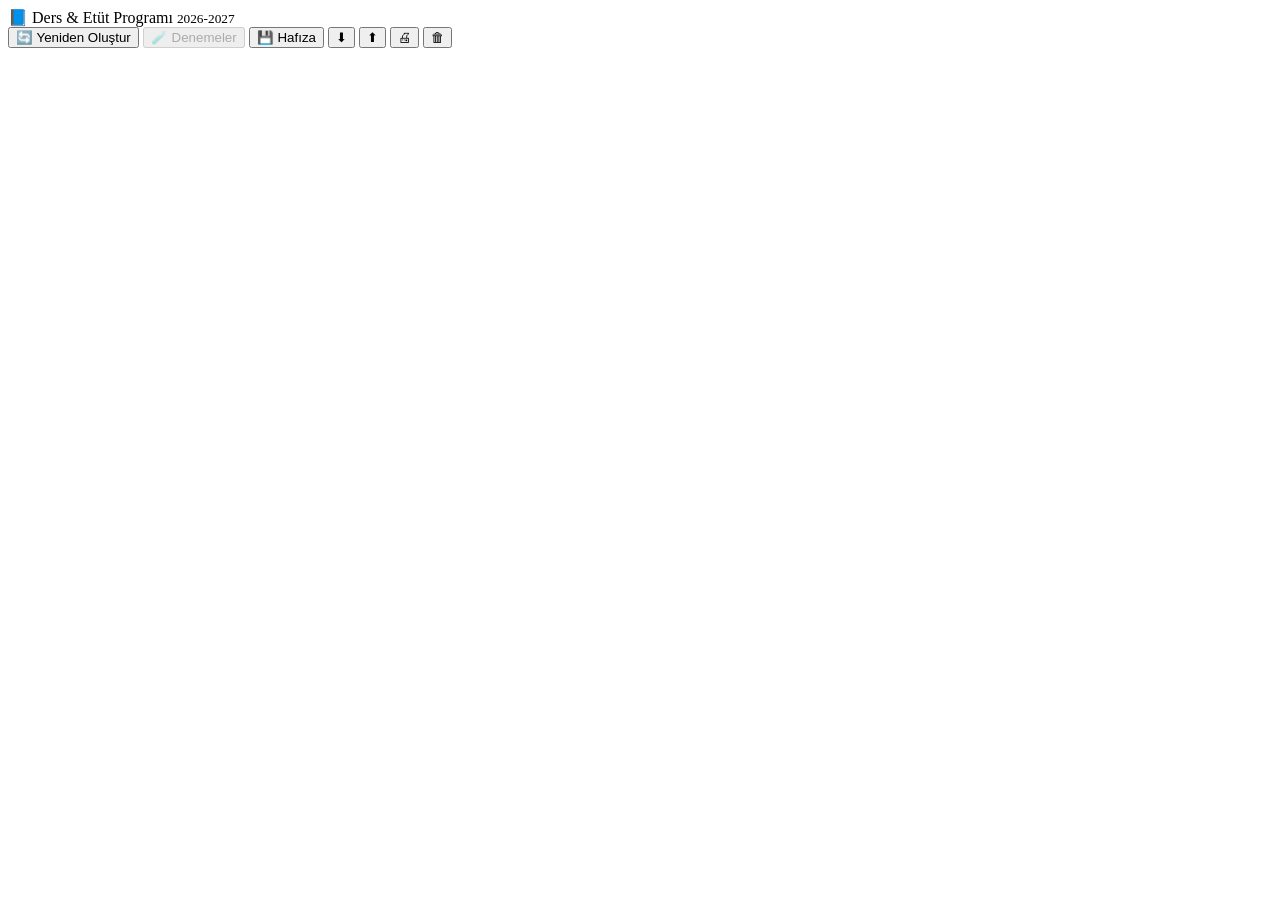
<file: sablon.html>
<!DOCTYPE html>
<html lang="tr">
<head>
<meta charset="utf-8">
<meta name="viewport" content="width=device-width,initial-scale=1">
<meta name="description" content="Öğretmen ve sınıfların kurumda olduğu gün ve saatlere göre haftalık ders ve etüt programını otomatik üreten web uygulaması.">
<meta name="theme-color" content="#1e6fd9">
<meta name="color-scheme" content="light">
<title>Ders &amp; Etüt Programlama Sistemi</title>
<link rel="icon" href="data:image/svg+xml,%3Csvg xmlns='http://www.w3.org/2000/svg' viewBox='0 0 100 100'%3E%3Crect width='100' height='100' rx='18' fill='%231e6fd9'/%3E%3Crect x='20' y='26' width='60' height='10' rx='3' fill='%23fff'/%3E%3Crect x='20' y='45' width='60' height='10' rx='3' fill='%23fff' opacity='.75'/%3E%3Crect x='20' y='64' width='38' height='10' rx='3' fill='%23fff' opacity='.5'/%3E%3C/svg%3E">
<style>
/*__STIL__*/
</style>
</head>
<body>

<div id="acilisHatasi" style="display:none;margin:24px;padding:18px 20px;border:2px solid #d93025;border-radius:10px;background:#fff5f5;color:#8a1c14;font:15px/1.6 system-ui,-apple-system,'Segoe UI',Roboto,sans-serif;max-width:760px">
  <div style="font-size:18px;font-weight:700;margin-bottom:8px">Uygulama açılamadı</div>
  <div id="acilisHatasiMetin">Sayfa yüklendi ama arayüz kurulamadı.</div>
  <div style="margin-top:12px;font-size:13.5px;color:#5f2b25">
    Sayfayı <b>Ctrl&nbsp;+&nbsp;F5</b> ile zorla yenileyin. Sorun sürerse bu kutudaki
    metni kopyalayıp iletin.
  </div>
</div>

<div class="top"><div class="top-in">
  <div class="brand">📘 Ders &amp; Etüt Programı <small>2026-2027</small></div>
  <div class="kpis" id="kpis"></div>
  <div class="spacer"></div>
  <div class="btns">
    <button class="btn primary" id="bGen">🔄 Yeniden Oluştur</button>
    <button class="btn" id="bRuns" title="Bu oturumda üretilen programlar" disabled>🧪 Denemeler</button>
    <button class="btn" id="bMem" title="Kayıt noktaları ve işlem günlüğü">💾 Hafıza</button>
    <button class="btn" id="bExp" title="JSON yedek indir">⬇</button>
    <button class="btn" id="bImp" title="JSON yedek yükle">⬆</button>
    <button class="btn" id="bRep" title="Yazdırılabilir rapor">🖨</button>
    <button class="btn danger" id="bReset" title="Örnek veriye dön">🗑</button>
  </div>
</div></div>

<div class="tabs" id="tabs"></div>
<div class="wrap"><div class="panel" id="view"></div></div>
<div id="report"></div>
<input type="file" id="fileIn" accept=".json" style="display:none">

<script>
/* Açılış denetçisi — bir hata olursa beyaz sayfa yerine nedenini gösterir. */
(function () {
  var kutu = document.getElementById('acilisHatasi');
  var metin = document.getElementById('acilisHatasiMetin');
  var bildirildi = false;

  function goster(aciklama) {
    if (bildirildi) return;
    bildirildi = true;
    metin.textContent = aciklama;
    kutu.style.display = 'block';
  }

  window.addEventListener('error', function (e) {
    goster('JavaScript hatası: ' + (e.message || 'bilinmiyor') +
           (e.lineno ? ' (satır ' + e.lineno + ')' : ''));
  });

  window.addEventListener('load', function () {
    setTimeout(function () {
      var tabs = document.getElementById('tabs');
      if (!tabs || tabs.children.length === 0) {
        goster('Arayüz kurulamadı: sekmeler oluşmadı. Dosya eksik ya da bozuk indirilmiş olabilir.');
      }
    }, 1200);
  });
})();
</script>

<script>
/*__BETIK__*/
</script>
</body>
</html>
</file>
